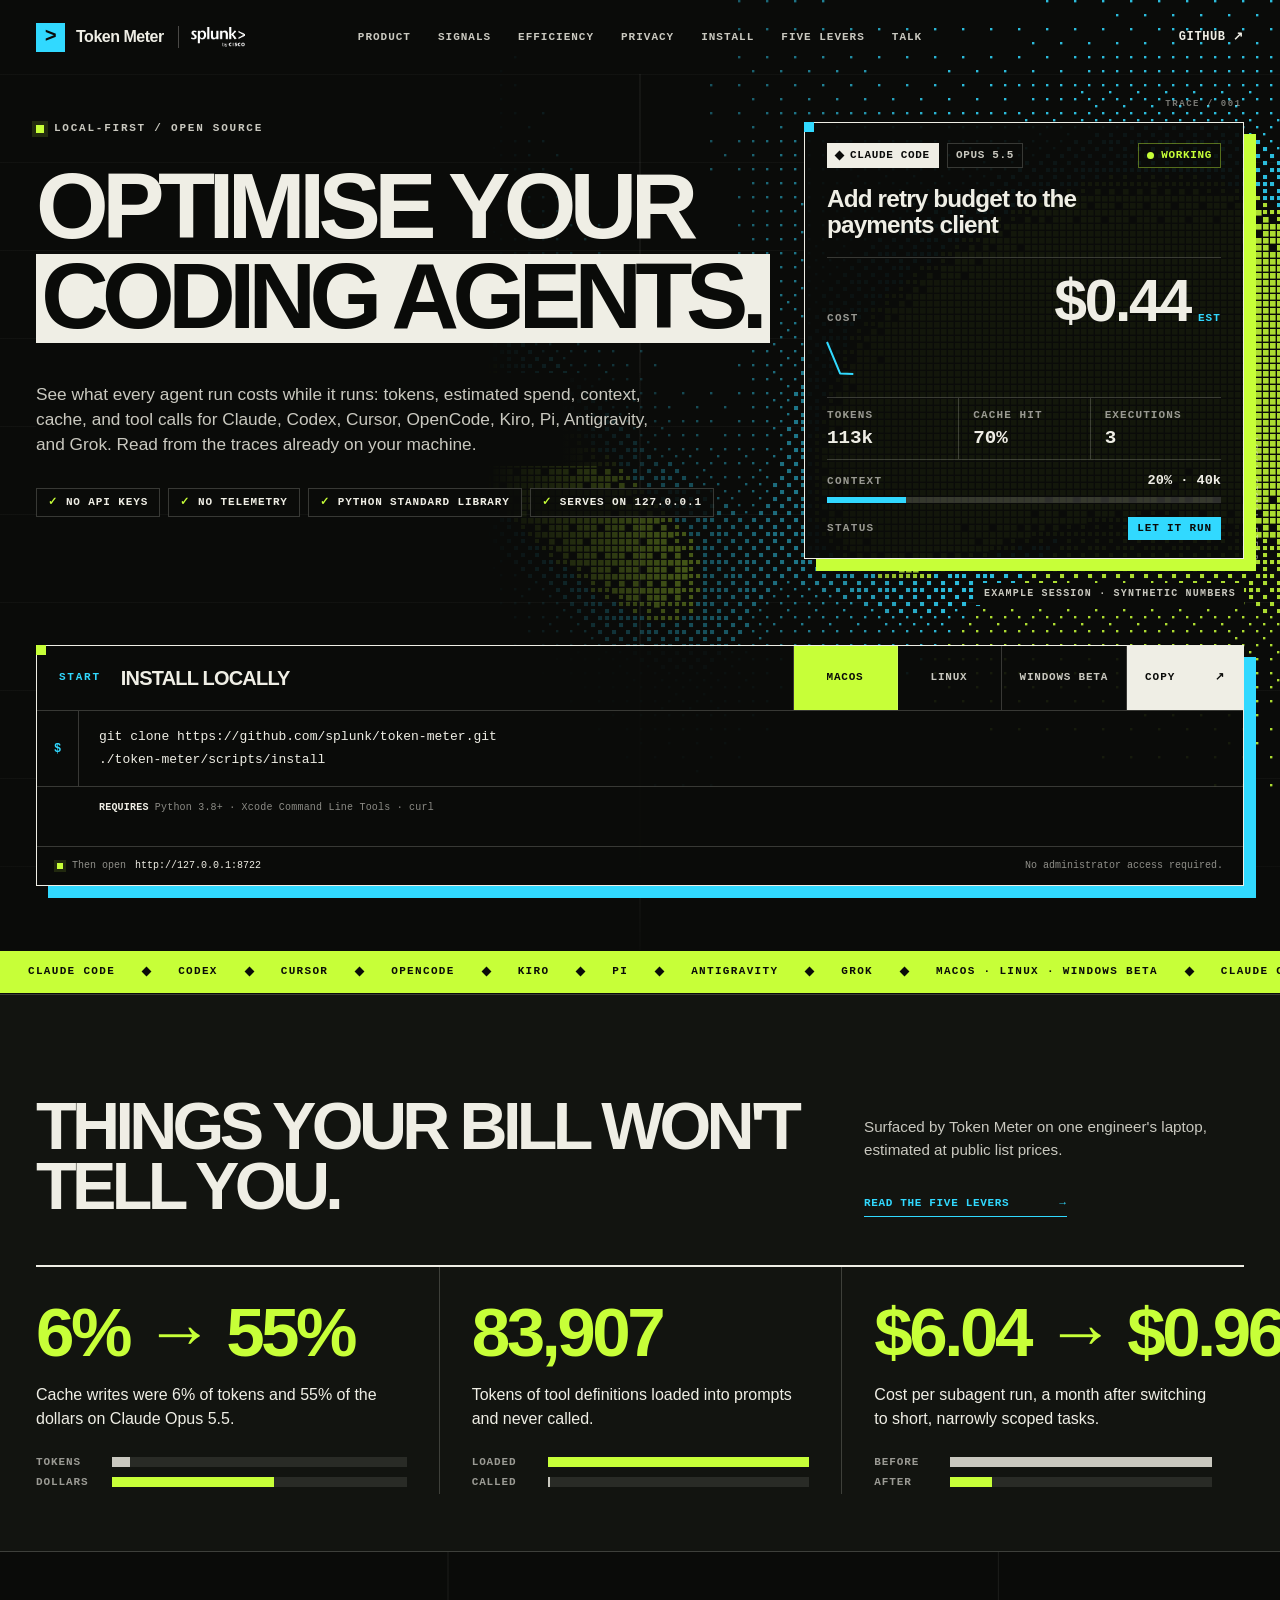
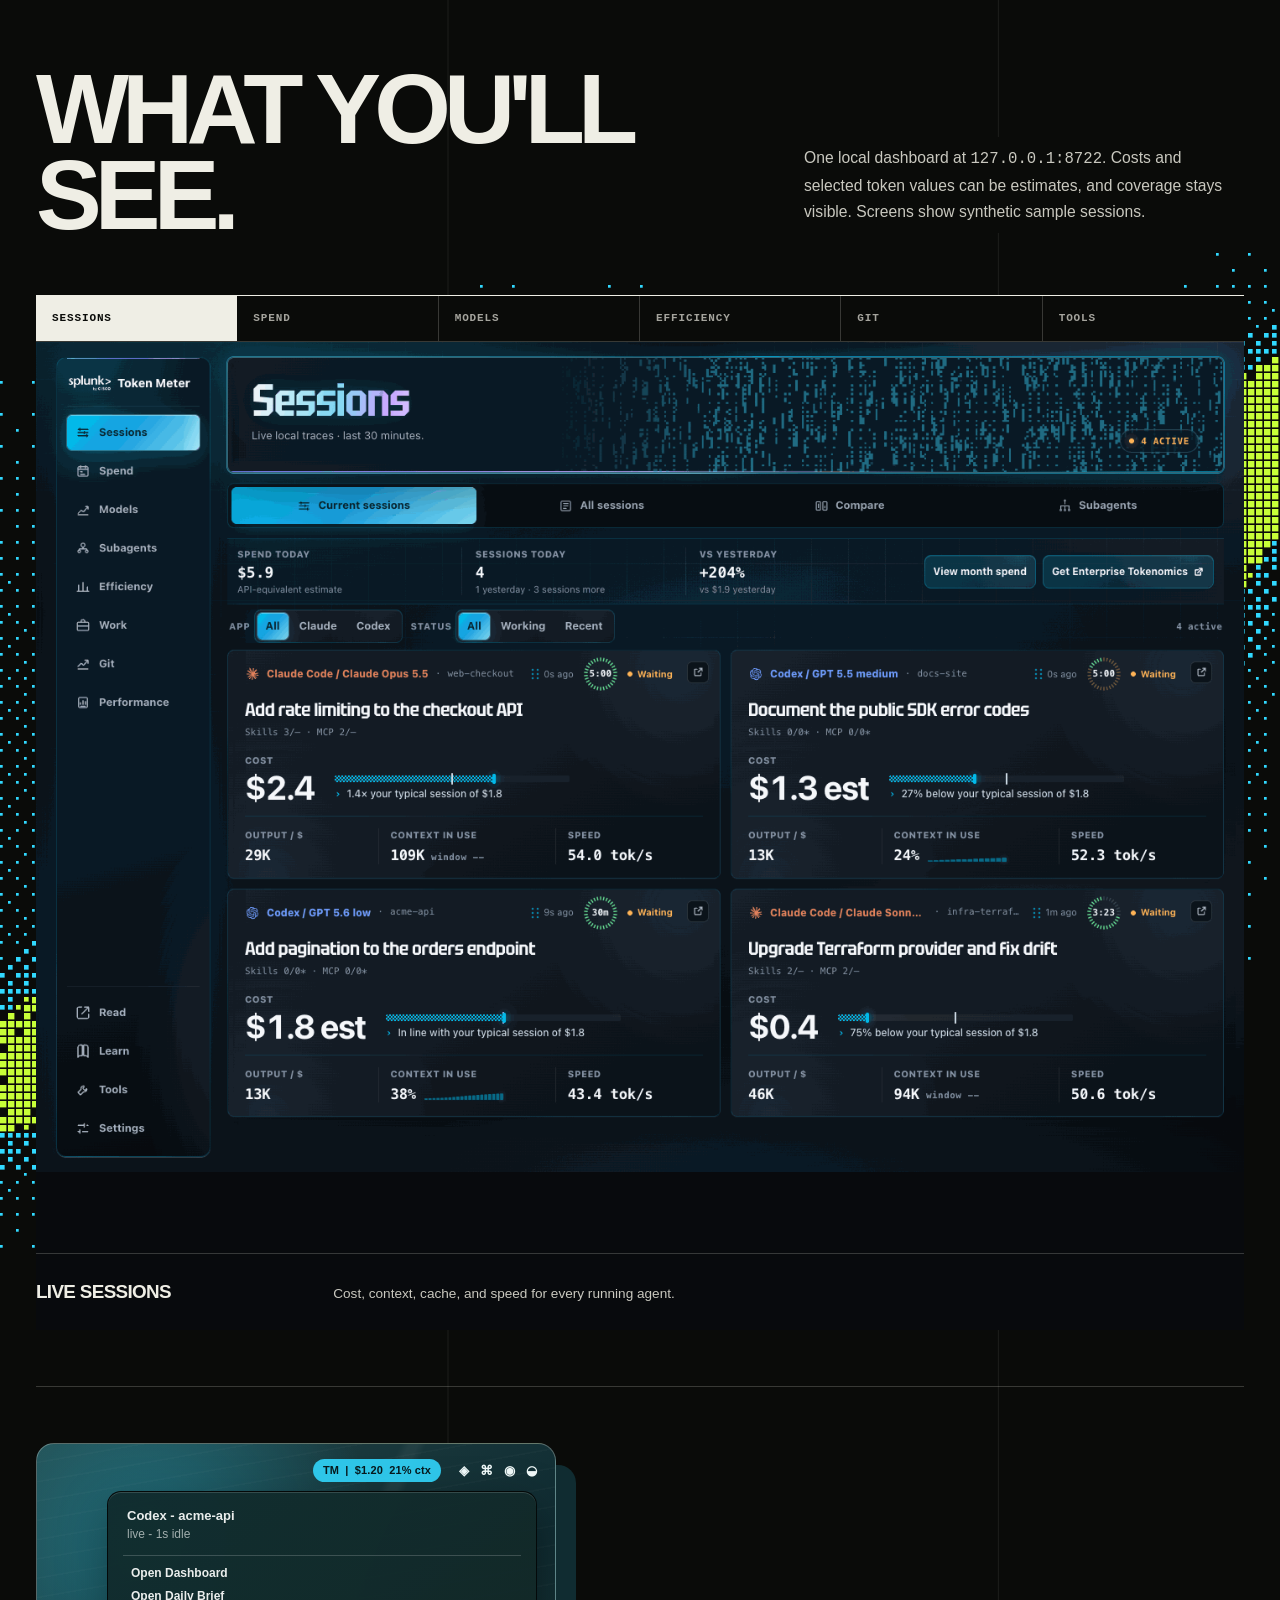
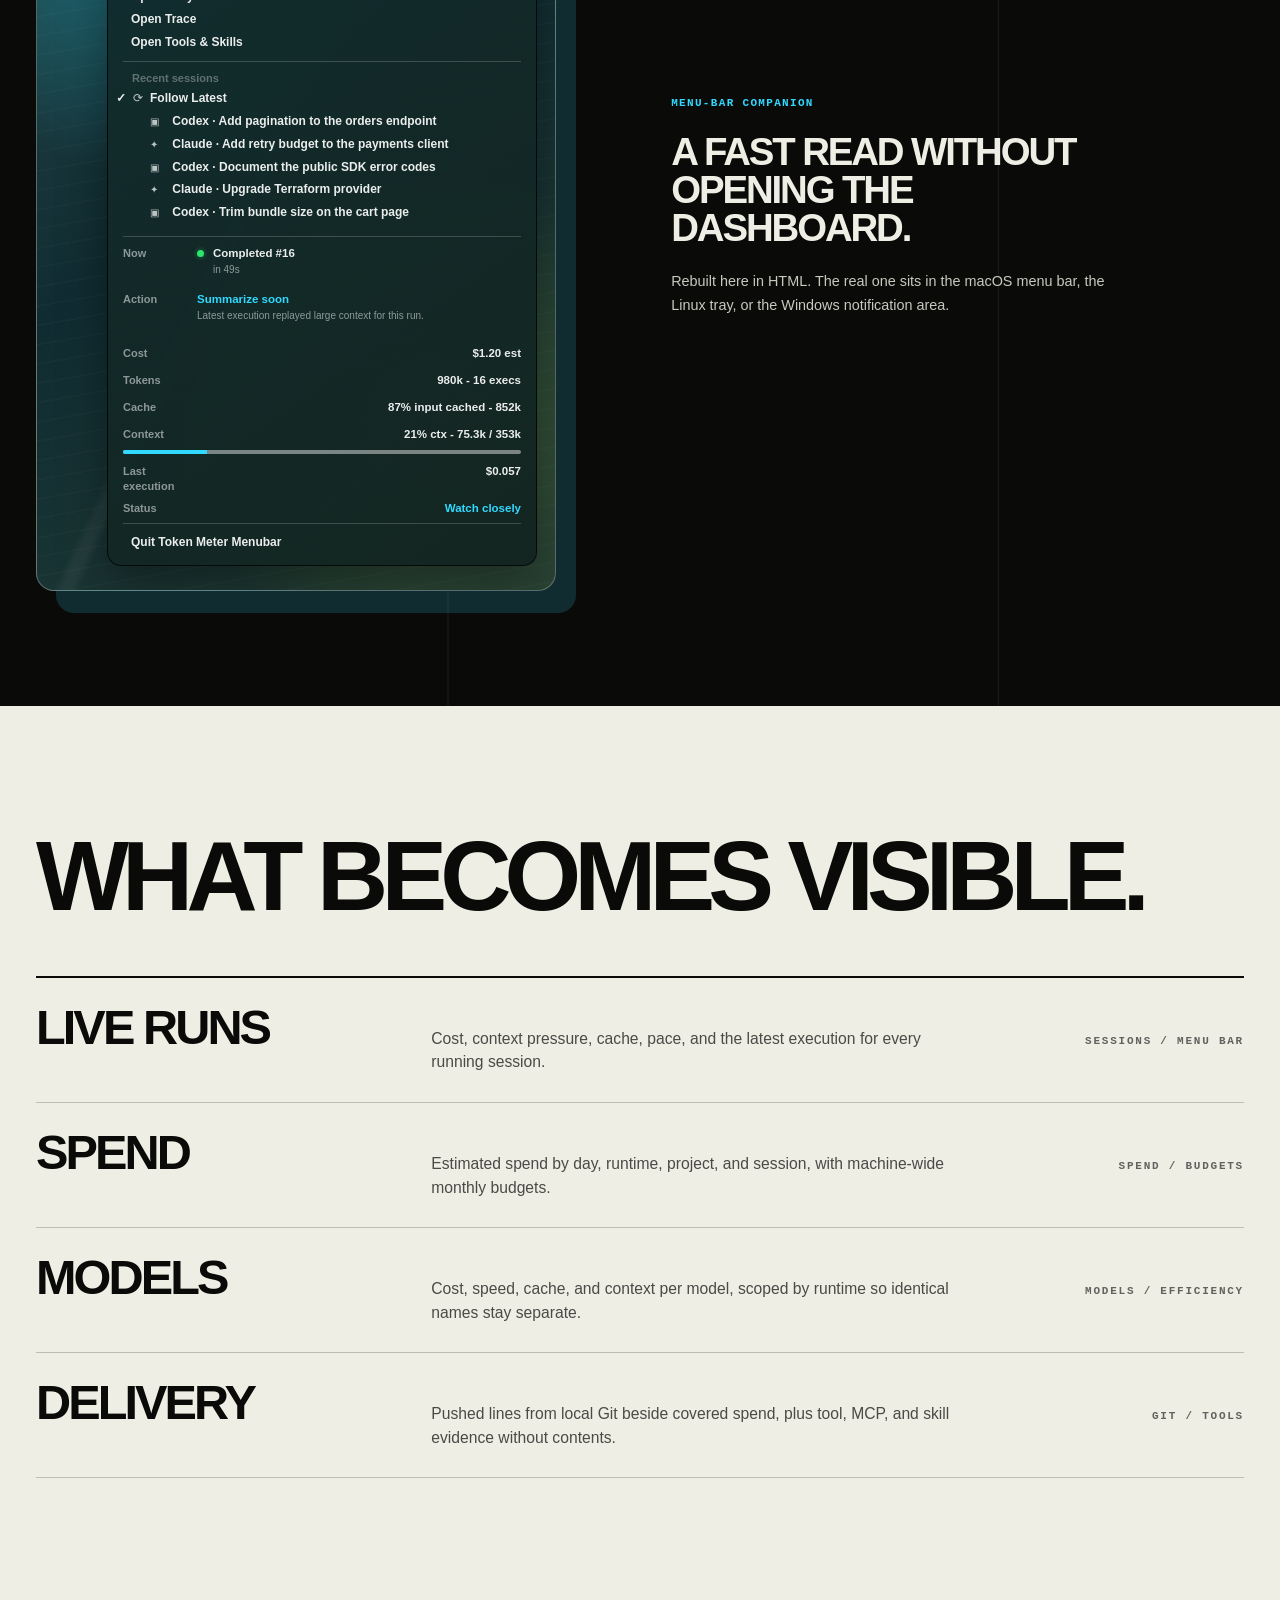
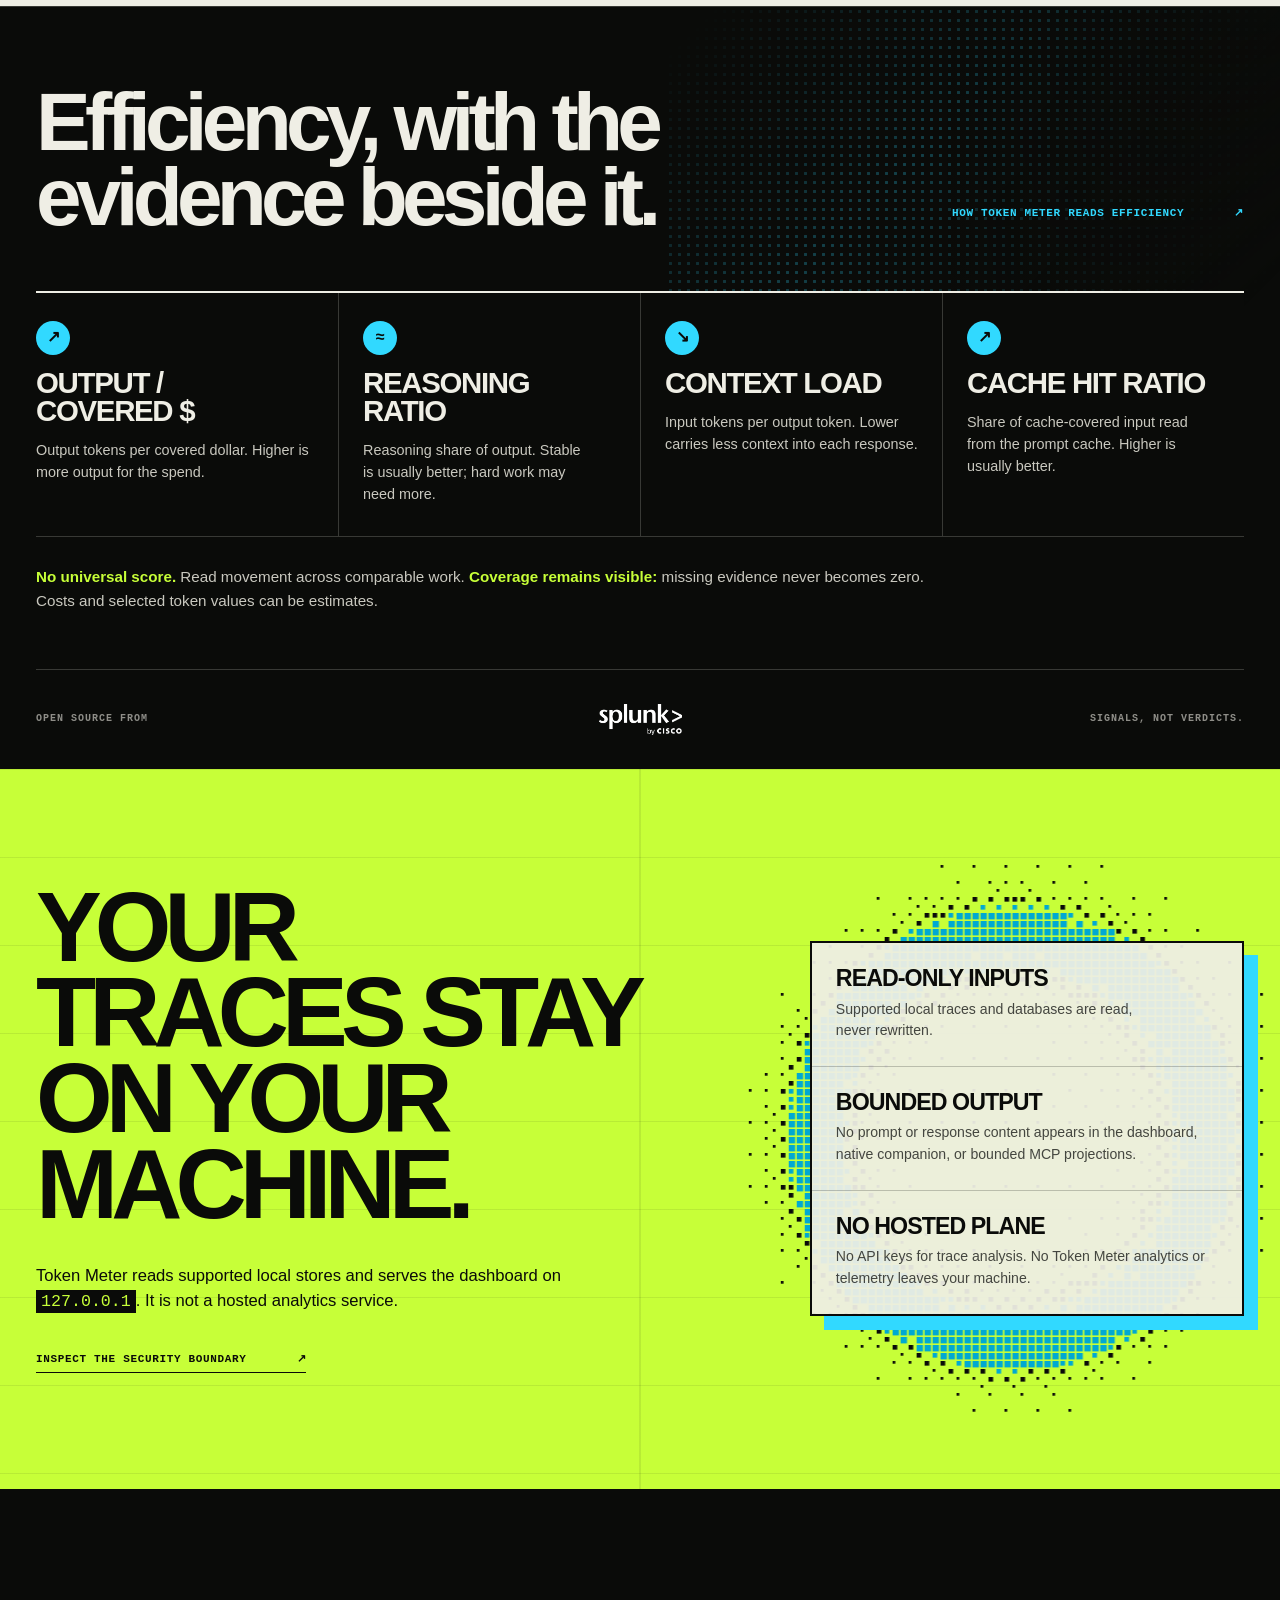
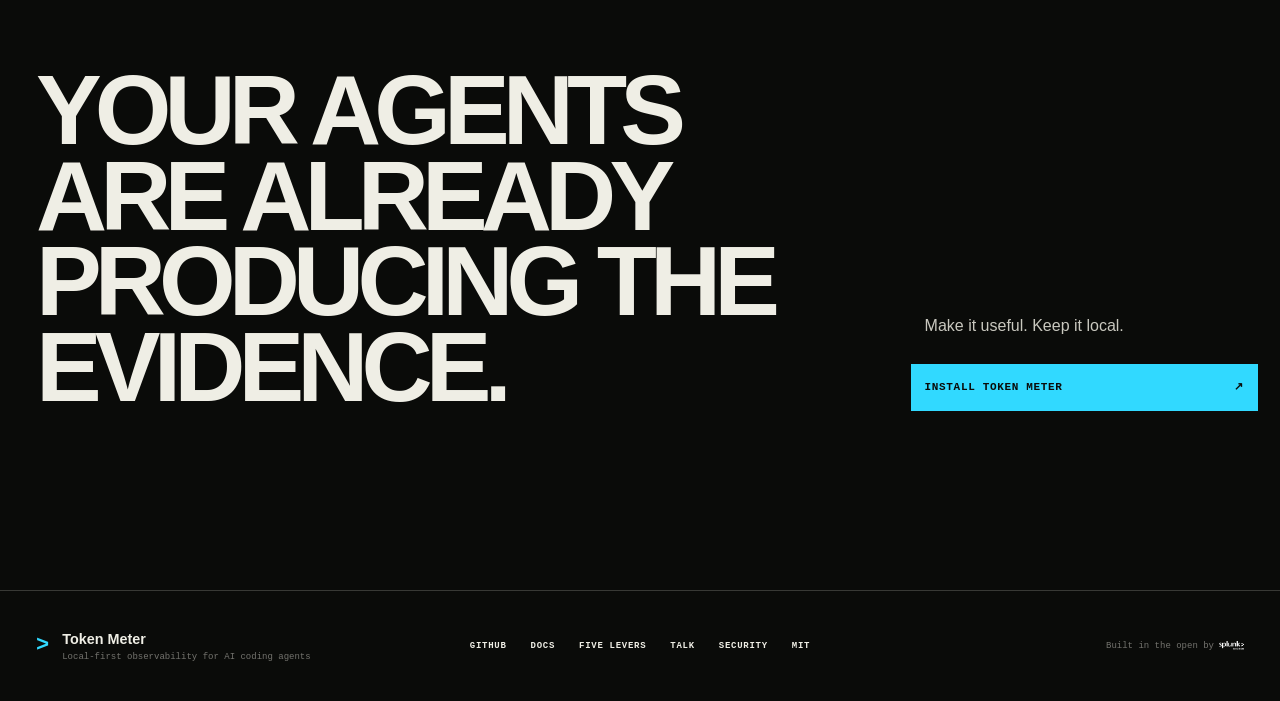
<file: docs/index.html>
<!doctype html>
<html lang="en">
<head>
  <meta charset="utf-8">
  <meta name="viewport" content="width=device-width, initial-scale=1">
  <meta name="theme-color" content="#0a0b09">
  <meta name="color-scheme" content="dark light">
  <meta name="description" content="Open-source, local-first dashboard for AI coding agent token usage, estimated cost, context, time, tools, and execution across Claude, Codex, Cursor, and more.">
  <meta property="og:title" content="Token Meter — AI coding agent usage and cost, locally">
  <meta property="og:description" content="Track token usage, estimated cost, context, time, tools, and execution across Claude, Codex, Cursor, OpenCode, Kiro, Pi, Antigravity, and Grok.">
  <meta property="og:type" content="website">
  <meta property="og:url" content="https://splunk.github.io/token-meter/">
  <meta property="og:image" content="https://splunk.github.io/token-meter/images/dashboard.png">
  <meta name="twitter:card" content="summary_large_image">
  <meta name="twitter:title" content="Token Meter — AI coding agent usage and cost, locally">
  <meta name="twitter:description" content="Open-source, local-first usage and cost dashboard for Claude, Codex, Cursor, OpenCode, Kiro, Pi, Antigravity, and Grok.">
  <meta name="twitter:image" content="https://splunk.github.io/token-meter/images/dashboard.png">
  <title>Token Meter — Local AI coding agent usage and cost dashboard</title>
  <link rel="canonical" href="https://splunk.github.io/token-meter/">
  <link rel="describedby" href="llms.txt">
  <link rel="icon" type="image/svg+xml" href="favicon.svg">
  <link rel="stylesheet" href="styles.css">
</head>
<body>
  <a class="skip-link" href="#main-content">Skip to content</a>

  <header class="site-header" id="top">
    <div class="shell header-inner">
      <a class="brand" href="#top" aria-label="Token Meter home">
        <span class="brand-mark" aria-hidden="true">&gt;</span>
        <span class="brand-name">Token Meter</span>
        <span class="brand-partner"><span class="brand-divider" aria-hidden="true"></span><img class="splunk-logo" src="images/logo-splunk-by-cisco-rgb-w.png" alt="Splunk by Cisco" width="55" height="20"></span>
      </a>
      <nav class="site-nav" aria-label="Primary navigation">
        <a href="#product">Product</a>
        <a href="#capabilities">Signals</a>
        <a href="#efficiency">Efficiency</a>
        <a href="#privacy">Privacy</a>
        <a href="#install">Install</a>
        <a href="token-optimization.html">Five levers</a>
        <a href="talk/">Talk</a>
      </nav>
      <a class="repo-link" href="https://github.com/splunk/token-meter" target="_blank" rel="noopener noreferrer">
        GitHub <span aria-hidden="true">↗</span>
      </a>
    </div>
  </header>

  <main id="main-content">
    <section class="hero" aria-labelledby="hero-title">
      <canvas class="dither-canvas" data-dither="plume" aria-hidden="true"></canvas>
      <div class="hero-coordinate hero-coordinate-top" aria-hidden="true">TRACE / 001</div>
      <div class="hero-coordinate hero-coordinate-side" aria-hidden="true">LOCAL SIGNAL FIELD</div>

      <div class="shell hero-stage">
        <div class="hero-copy" data-reveal>
          <p class="eyebrow"><span></span> Local-first / Open source</p>
          <h1 id="hero-title"><span class="hero-title-line">Optimise your</span> <span class="hero-title-line hero-title-emphasis">coding agents.</span></h1>
          <p class="hero-lede">See what every agent run costs while it runs: tokens, estimated spend, context, cache, and tool calls for Claude, Codex, Cursor, OpenCode, Kiro, Pi, Antigravity, and Grok. Read from the traces already on your machine.</p>
          <ul class="hero-trust" aria-label="Install facts">
            <li>No API keys</li><li>No telemetry</li><li>Python standard library</li><li>Serves on 127.0.0.1</li>
          </ul>
        </div>

        <aside class="live-card" role="img" aria-label="Animated example of a Token Meter live session card with synthetic numbers: estimated cost, tokens, cache hits, context use, and a status hint" data-live-demo data-level="high" data-reveal>
          <div class="live-card-inner" aria-hidden="true">
            <header class="live-head">
              <span class="live-runtime"><i></i>Claude Code</span>
              <span class="live-model">Opus 5.5</span>
              <span class="live-state"><i></i>Working</span>
            </header>
            <p class="live-title">Add retry budget to the payments client</p>
            <div class="live-cost">
              <span class="live-label">Cost</span>
              <strong><span data-live="cost">$2.41</span><small>est</small></strong>
            </div>
            <svg class="live-spark" viewBox="0 0 280 44" preserveAspectRatio="none" focusable="false">
              <polyline data-live="spark" points="0.0,3.0 9.3,34.4 18.7,35.0 28.0,34.5 37.3,35.8 46.7,33.8 56.0,32.8 65.3,33.1 74.7,33.9 84.0,34.8 93.3,32.7 102.7,32.8 112.0,17.7 121.3,33.5 130.7,34.7 140.0,32.1 149.3,32.5 158.7,34.4 168.0,36.0 177.3,34.7 186.7,35.7 196.0,33.8 205.3,31.9 214.7,20.4 224.0,34.9 233.3,33.7 242.7,32.1 252.0,34.6 261.3,35.2 270.7,35.0 280.0,34.3" vector-effect="non-scaling-stroke"></polyline>
            </svg>
            <dl class="live-stats">
              <div><dt>Tokens</dt><dd data-live="tokens">2.79M</dd></div>
              <div><dt>Cache hit</dt><dd data-live="cache">97%</dd></div>
              <div><dt>Executions</dt><dd data-live="execs">31</dd></div>
            </dl>
            <div class="live-context">
              <div class="live-context-row"><span class="live-label">Context</span><span data-live="ctx">71% · 142k</span></div>
              <div class="live-meter"><span data-live="meter"></span></div>
            </div>
            <p class="live-status"><span class="live-label">Status</span><strong data-live="status">Summarize soon</strong></p>
          </div>
          <p class="live-caption">Example session · synthetic numbers</p>
        </aside>

        <div class="install-card hero-install-card" id="install" aria-label="Install Token Meter" data-reveal>
          <div class="install-card-head">
            <div class="install-heading">
              <span class="install-step">Start</span>
              <strong>Install locally</strong>
            </div>
            <div class="install-tabs" role="tablist" aria-label="Installation platform" data-tab-group="install">
              <button type="button" role="tab" id="tab-macos" aria-selected="true" aria-controls="panel-macos" data-tab-target="panel-macos">macOS</button>
              <button type="button" role="tab" id="tab-linux" aria-selected="false" aria-controls="panel-linux" data-tab-target="panel-linux" tabindex="-1">Linux</button>
              <button type="button" role="tab" id="tab-windows" aria-selected="false" aria-controls="panel-windows" data-tab-target="panel-windows" tabindex="-1">Windows beta</button>
            </div>
            <button class="copy-button" id="copy-install" type="button" aria-label="Copy install command">
              <span>Copy</span><span aria-hidden="true">↗</span>
            </button>
          </div>

          <div class="command-panel" id="panel-macos" role="tabpanel" aria-labelledby="tab-macos">
            <div class="command-line"><span class="prompt">$</span><pre><code>git clone https://github.com/splunk/token-meter.git
./token-meter/scripts/install</code></pre></div>
            <p class="install-prereqs"><strong>Requires</strong> Python 3.8+ · Xcode Command Line Tools · curl</p>
          </div>
          <div class="command-panel" id="panel-linux" role="tabpanel" aria-labelledby="tab-linux" hidden>
            <div class="command-line"><span class="prompt">$</span><pre><code>git clone https://github.com/splunk/token-meter.git
./token-meter/scripts/install</code></pre></div>
            <p class="install-prereqs"><strong>Requires</strong> Python 3.8+ · systemd user services · GTK 3 · PyGObject · Ayatana AppIndicator · curl</p>
            <p class="install-platform-note">GNOME may also need an AppIndicator/KStatusNotifierItem extension.</p>
          </div>
          <div class="command-panel" id="panel-windows" role="tabpanel" aria-labelledby="tab-windows" hidden>
            <div class="command-line"><span class="prompt">PS&gt;</span><pre><code>powershell.exe -NoLogo -NoProfile -ExecutionPolicy Bypass -Command '$p=Join-Path $env:TEMP "token-meter-bootstrap.ps1"; try { Invoke-WebRequest -UseBasicParsing "https://raw.githubusercontent.com/splunk/token-meter/main/scripts/bootstrap-windows.ps1" -OutFile $p; &amp; $p } finally { Remove-Item -LiteralPath $p -Force -ErrorAction SilentlyContinue }'</code></pre></div>
            <p class="install-prereqs"><strong>Requires</strong> Windows PowerShell · WinGet <span>(Microsoft App Installer)</span></p>
            <p class="beta-note"><span>Beta</span> The Windows extension is in beta.</p>
          </div>

          <div class="install-foot">
            <span class="install-result"><i></i> Then open <code>http://127.0.0.1:8722</code></span>
            <span class="install-trust">No administrator access required.</span>
          </div>
          <div class="copy-status" aria-live="polite" id="copy-status"></div>
        </div>
      </div>

      <div class="ticker" aria-label="Supported runtimes: Claude Code, Codex, Cursor, OpenCode, Kiro, Pi, Antigravity, and Grok on macOS, Linux, and Windows beta">
        <div class="ticker-track" aria-hidden="true">
          <span>Claude Code</span><i></i><span>Codex</span><i></i><span>Cursor</span><i></i><span>OpenCode</span><i></i><span>Kiro</span><i></i><span>Pi</span><i></i><span>Antigravity</span><i></i><span>Grok</span><i></i><span>macOS · Linux · Windows beta</span><i></i>
          <span>Claude Code</span><i></i><span>Codex</span><i></i><span>Cursor</span><i></i><span>OpenCode</span><i></i><span>Kiro</span><i></i><span>Pi</span><i></i><span>Antigravity</span><i></i><span>Grok</span><i></i><span>macOS · Linux · Windows beta</span><i></i>
        </div>
      </div>
    </section>

    <section class="findings-section" id="findings" aria-labelledby="findings-title">
      <div class="shell findings-layout">
        <header class="findings-heading" data-reveal>
          <h2 id="findings-title">Things your bill won't tell you.</h2>
          <p>Surfaced by Token Meter on one engineer's laptop, estimated at public list prices.</p>
          <a class="text-link findings-link" href="token-optimization.html">Read the five levers <span aria-hidden="true">→</span></a>
        </header>
        <ol class="findings-list" data-reveal data-count-group>
          <li class="finding">
            <strong><span class="sr-only">6% → 55%</span><span aria-hidden="true"><span data-count-to="6" data-suffix="%">6%</span> → <span data-count-to="55" data-suffix="%">55%</span></span></strong>
            <p>Cache writes were 6% of tokens and 55% of the dollars on Claude Opus 5.5.</p>
            <div class="finding-bars" aria-hidden="true">
              <div><span>Tokens</span><i style="--bar: 6%"></i></div>
              <div><span>Dollars</span><i class="is-hot" style="--bar: 55%"></i></div>
            </div>
          </li>
          <li class="finding">
            <strong><span class="sr-only">83,907</span><span aria-hidden="true" data-count-to="83907">83,907</span></strong>
            <p>Tokens of tool definitions loaded into prompts and never called.</p>
            <div class="finding-bars" aria-hidden="true">
              <div><span>Loaded</span><i class="is-hot" style="--bar: 100%"></i></div>
              <div><span>Called</span><i style="--bar: 0%"></i></div>
            </div>
          </li>
          <li class="finding">
            <strong><span class="sr-only">$6.04 → $0.96</span><span aria-hidden="true"><span data-count-to="6.04" data-decimals="2" data-prefix="$">$6.04</span> → <span data-count-from="6.04" data-count-to="0.96" data-decimals="2" data-prefix="$">$0.96</span></span></strong>
            <p>Cost per subagent run, a month after switching to short, narrowly scoped tasks.</p>
            <div class="finding-bars" aria-hidden="true">
              <div><span>Before</span><i style="--bar: 100%"></i></div>
              <div><span>After</span><i class="is-hot" style="--bar: 16%"></i></div>
            </div>
          </li>
        </ol>
      </div>
    </section>

    <section class="proof-section" id="product" aria-labelledby="product-title">
      <canvas class="dither-canvas" data-dither="scan" aria-hidden="true"></canvas>
      <div class="shell proof-grid">
        <header class="proof-heading" data-reveal>
          <h2 id="product-title">What you'll see.</h2>
          <p class="proof-summary">One local dashboard at <code>127.0.0.1:8722</code>. Costs and selected token values can be estimates, and coverage stays visible. Screens show synthetic sample sessions.</p>
        </header>

        <div class="proof-viewer" data-reveal>
          <div class="proof-tabs" role="tablist" aria-label="Product screenshots" data-tab-group="product">
            <button type="button" role="tab" aria-selected="true" aria-controls="panel-sessions" id="tab-sessions" data-tab-target="panel-sessions">Sessions</button>
            <button type="button" role="tab" aria-selected="false" aria-controls="panel-spend" id="tab-spend" data-tab-target="panel-spend" tabindex="-1">Spend</button>
            <button type="button" role="tab" aria-selected="false" aria-controls="panel-models" id="tab-models" data-tab-target="panel-models" tabindex="-1">Models</button>
            <button type="button" role="tab" aria-selected="false" aria-controls="panel-efficiency" id="tab-efficiency" data-tab-target="panel-efficiency" tabindex="-1">Efficiency</button>
            <button type="button" role="tab" aria-selected="false" aria-controls="panel-git" id="tab-git" data-tab-target="panel-git" tabindex="-1">Git</button>
            <button type="button" role="tab" aria-selected="false" aria-controls="panel-tools" id="tab-tools" data-tab-target="panel-tools" tabindex="-1">Tools</button>
          </div>
          <figure class="proof-shot" id="panel-sessions" role="tabpanel" aria-labelledby="tab-sessions">
            <img src="images/dashboard.png" alt="Token Meter Sessions view with four live session cards showing estimated cost, output per dollar, context in use, and speed" width="1440" height="990" loading="lazy">
            <figcaption><strong>Live sessions</strong><span>Cost, context, cache, and speed for every running agent.</span></figcaption>
          </figure>
          <figure class="proof-shot" id="panel-spend" role="tabpanel" aria-labelledby="tab-spend" hidden>
            <img src="images/spend.png" alt="Token Meter Spend view with a spend goal, a daily spend trend by runtime, the highest-cost sessions, and the platform split" width="1440" height="1000" loading="lazy">
            <figcaption><strong>Spend history</strong><span>Spend goals, daily estimated spend by runtime, the costliest sessions, and the platform split.</span></figcaption>
          </figure>
          <figure class="proof-shot" id="panel-models" role="tabpanel" aria-labelledby="tab-models" hidden>
            <img src="images/models.png" alt="Token Meter Models view showing where spend goes by model, the daily model mix, and speed over time" width="1440" height="1086" loading="lazy">
            <figcaption><strong>Models</strong><span>Where spend goes by model, scoped by runtime.</span></figcaption>
          </figure>
          <figure class="proof-shot" id="panel-efficiency" role="tabpanel" aria-labelledby="tab-efficiency" hidden>
            <img src="images/efficiency.png" alt="Token Meter Efficiency view with output per dollar, reasoning ratio, context load, and cache hit ratio trends, plus efficiency goals" width="1440" height="775" loading="lazy">
            <figcaption><strong>Efficiency</strong><span>Four signals over time, with coverage beside each.</span></figcaption>
          </figure>
          <figure class="proof-shot" id="panel-git" role="tabpanel" aria-labelledby="tab-git" hidden>
            <img src="images/git.png" alt="Token Meter Git view comparing pushed lines with covered spend, with code pushed by day" width="1440" height="990" loading="lazy">
            <figcaption><strong>Git delivery</strong><span>Pushed lines from local Git next to the spend that produced them.</span></figcaption>
          </figure>
          <figure class="proof-shot" id="panel-tools" role="tabpanel" aria-labelledby="tab-tools" hidden>
            <img src="images/tool-analytics.png" alt="Token Meter Tools view listing tools, MCP servers, and skills with call and activation evidence" width="1440" height="990" loading="lazy">
            <figcaption><strong>Tools, MCP, skills</strong><span>Every tool, MCP server, and skill with call and activation evidence, without contents.</span></figcaption>
          </figure>
        </div>

        <figure class="native-proof" id="native-companion" data-reveal>
          <div class="native-menu-demo" role="img" aria-label="Web recreation of the Token Meter macOS menu-bar companion showing current session cost, tokens, cache, context, and execution status">
            <div class="native-desktop" aria-hidden="true">
              <div class="native-statusbar">
                <span class="native-meter-title">TM&nbsp; | &nbsp;$1.20&nbsp; 21% ctx</span>
                <span class="native-status-icons"><i>◈</i><i>⌘</i><i>◉</i><i>◒</i></span>
              </div>

              <div class="native-popover">
                <header class="native-popover-head">
                  <strong>Codex - acme-api</strong>
                  <span>live - 1s idle</span>
                </header>

                <div class="native-menu-actions">
                  <span>Open Dashboard</span>
                  <span>Open Daily Brief</span>
                  <span>Open Trace</span>
                  <span>Open Tools &amp; Skills</span>
                </div>

                <div class="native-divider"><span>Recent sessions</span></div>
                <div class="native-follow"><span class="native-check">✓</span><span class="native-refresh">⟳</span><strong>Follow Latest</strong></div>
                <div class="native-sessions">
                  <span><i>▣</i> Codex · Add pagination to the orders endpoint</span>
                  <span><i>✦</i> Claude · Add retry budget to the payments client</span>
                  <span><i>▣</i> Codex · Document the public SDK error codes</span>
                  <span><i>✦</i> Claude · Upgrade Terraform provider</span>
                  <span><i>▣</i> Codex · Trim bundle size on the cart page</span>
                </div>

                <div class="native-divider compact"></div>
                <dl class="native-readout">
                  <div class="native-now">
                    <dt>Now</dt>
                    <dd><span class="native-live-dot"></span><strong>Completed #16</strong><small>in 49s</small></dd>
                  </div>
                  <div class="native-action-row">
                    <dt>Action</dt>
                    <dd><strong>Summarize soon</strong><small>Latest execution replayed large context for this run.</small></dd>
                  </div>
                  <div><dt>Cost</dt><dd><strong>$1.20 est</strong></dd></div>
                  <div><dt>Tokens</dt><dd><strong>980k - 16 execs</strong></dd></div>
                  <div><dt>Cache</dt><dd><strong>87% input cached - 852k</strong></dd></div>
                  <div class="native-context-row"><dt>Context</dt><dd><strong>21% ctx - 75.3k / 353k</strong></dd></div>
                  <div class="native-context-meter"><span></span></div>
                  <div><dt>Last execution</dt><dd><strong>$0.057</strong></dd></div>
                  <div class="native-status-row"><dt>Status</dt><dd><strong>Watch closely</strong></dd></div>
                </dl>
                <div class="native-quit">Quit Token Meter Menubar</div>
              </div>
            </div>
          </div>
          <figcaption>
            <span>Menu-bar companion</span>
            <strong>A fast read without opening the dashboard.</strong>
            <p>Rebuilt here in HTML. The real one sits in the macOS menu bar, the Linux tray, or the Windows notification area.</p>
          </figcaption>
        </figure>
      </div>
    </section>

    <section class="signals-section" id="capabilities" aria-labelledby="capabilities-title">
      <div class="shell">
        <header class="signals-heading" data-reveal>
          <h2 id="capabilities-title">What becomes visible.</h2>
        </header>

        <div class="signal-ledger">
          <article data-reveal>
            <h3>Live runs</h3>
            <p>Cost, context pressure, cache, pace, and the latest execution for every running session.</p>
            <span class="ledger-code">SESSIONS / MENU BAR</span>
          </article>
          <article data-reveal>
            <h3>Spend</h3>
            <p>Estimated spend by day, runtime, project, and session, with machine-wide monthly budgets.</p>
            <span class="ledger-code">SPEND / BUDGETS</span>
          </article>
          <article data-reveal>
            <h3>Models</h3>
            <p>Cost, speed, cache, and context per model, scoped by runtime so identical names stay separate.</p>
            <span class="ledger-code">MODELS / EFFICIENCY</span>
          </article>
          <article data-reveal>
            <h3>Delivery</h3>
            <p>Pushed lines from local Git beside covered spend, plus tool, MCP, and skill evidence without contents.</p>
            <span class="ledger-code">GIT / TOOLS</span>
          </article>
        </div>
      </div>
    </section>

    <section class="efficiency-section" id="efficiency" aria-labelledby="efficiency-title">
      <div class="efficiency-grid" aria-hidden="true"></div>
      <div class="shell">
        <header class="efficiency-heading" data-reveal>
          <h2 id="efficiency-title">Efficiency, with the evidence beside it.</h2>
          <a class="text-link efficiency-link" href="https://github.com/splunk/token-meter/blob/main/README.md#check-efficiency" target="_blank" rel="noopener noreferrer">How Token Meter reads efficiency <span aria-hidden="true">↗</span></a>
        </header>

        <ul class="efficiency-row" data-reveal>
          <li><i aria-hidden="true">↗</i><h3>Output / covered $</h3><p>Output tokens per covered dollar. Higher is more output for the spend.</p></li>
          <li><i aria-hidden="true">≈</i><h3>Reasoning ratio</h3><p>Reasoning share of output. Stable is usually better; hard work may need more.</p></li>
          <li><i aria-hidden="true">↘</i><h3>Context load</h3><p>Input tokens per output token. Lower carries less context into each response.</p></li>
          <li><i aria-hidden="true">↗</i><h3>Cache hit ratio</h3><p>Share of cache-covered input read from the prompt cache. Higher is usually better.</p></li>
        </ul>

        <p class="efficiency-note" data-reveal><strong>No universal score.</strong> Read movement across comparable work. <strong>Coverage remains visible:</strong> missing evidence never becomes zero. Costs and selected token values can be estimates.</p>

        <div class="efficiency-signature" data-reveal>
          <span>Open source from</span>
          <img class="splunk-logo" src="images/logo-splunk-by-cisco-rgb-w.png" alt="Splunk by Cisco" width="82" height="30">
          <span>Signals, not verdicts.</span>
        </div>
      </div>
    </section>

    <section class="privacy-section" id="privacy" aria-labelledby="privacy-title">
      <canvas class="dither-canvas" data-dither="orbit" aria-hidden="true"></canvas>
      <div class="shell privacy-layout">
        <div class="privacy-copy" data-reveal>
          <h2 id="privacy-title">Your traces stay on your machine.</h2>
          <p>Token Meter reads supported local stores and serves the dashboard on <code>127.0.0.1</code>. It is not a hosted analytics service.</p>
          <a class="text-link" href="https://github.com/splunk/token-meter/blob/main/specs/SECURITY.md" target="_blank" rel="noopener noreferrer">Inspect the security boundary <span aria-hidden="true">↗</span></a>
        </div>

        <div class="boundary-list" data-reveal>
          <div><strong>Read-only inputs</strong><p>Supported local traces and databases are read, never rewritten.</p></div>
          <div><strong>Bounded output</strong><p>No prompt or response content appears in the dashboard, native companion, or bounded MCP projections.</p></div>
          <div><strong>No hosted plane</strong><p>No API keys for trace analysis. No Token Meter analytics or telemetry leaves your machine.</p></div>
        </div>
      </div>
    </section>

    <section class="closing-section" aria-labelledby="closing-title">
      <div class="shell closing-layout" data-reveal>
        <h2 id="closing-title">Your agents are already producing the evidence.</h2>
        <div>
          <p>Make it useful. Keep it local.</p>
          <a class="closing-link" href="#install">Install Token Meter <span aria-hidden="true">↗</span></a>
        </div>
      </div>
    </section>
  </main>

  <footer class="site-footer">
    <div class="shell footer-inner">
      <div class="footer-brand"><span aria-hidden="true">&gt;</span><div><strong>Token Meter</strong><small>Local-first observability for AI coding agents</small></div></div>
      <div class="footer-links">
        <a href="https://github.com/splunk/token-meter" target="_blank" rel="noopener noreferrer">GitHub</a>
        <a href="https://github.com/splunk/token-meter/blob/main/README.md" target="_blank" rel="noopener noreferrer">Docs</a>
        <a href="token-optimization.html">Five levers</a>
        <a href="talk/">Talk</a>
        <a href="https://github.com/splunk/token-meter/blob/main/specs/SECURITY.md" target="_blank" rel="noopener noreferrer">Security</a>
        <a href="https://github.com/splunk/token-meter/blob/main/LICENSE" target="_blank" rel="noopener noreferrer">MIT</a>
      </div>
      <p class="footer-note"><span>Built in the open by</span> <img class="splunk-logo" src="images/logo-splunk-by-cisco-rgb-w.png" alt="Splunk by Cisco" width="25" height="9"></p>
    </div>
  </footer>

  <script src="tab-controller.js"></script>
  <script src="script.js"></script>
</body>
</html>
</file>
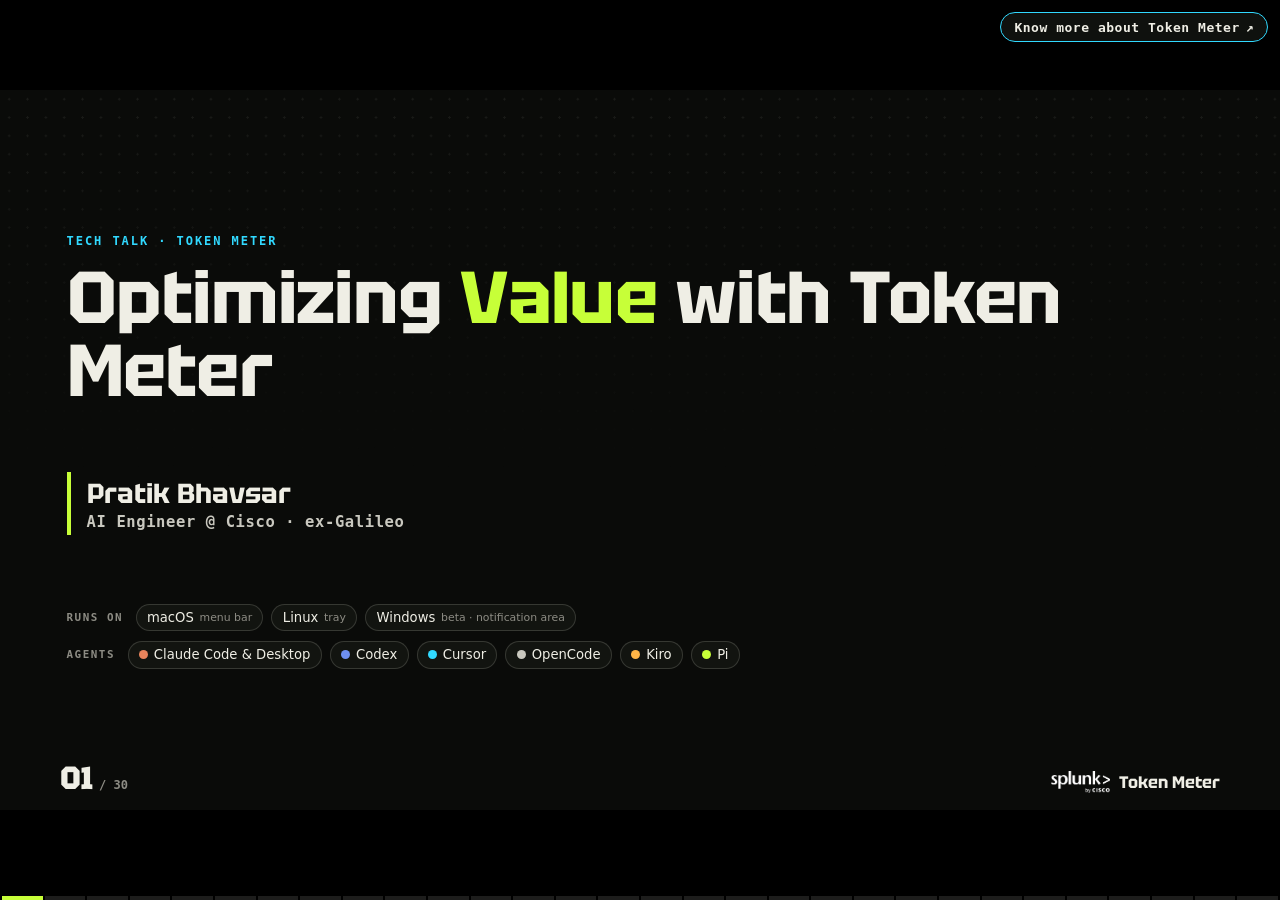
<file: docs/talk/index.html>
<!doctype html>
<html lang="en">
<head>
<meta charset="utf-8">
<meta name="viewport" content="width=device-width, initial-scale=1">
<title>Optimizing Value with Token Meter</title>
<link rel="icon" href="../favicon.svg">
<style>
@font-face{font-family:"Tektur Deck";src:url("fonts/Tektur-Variable.ttf") format("truetype");font-weight:400 900;font-stretch:75% 100%;font-display:swap}
:root{
  --carbon:#0a0b09;--panel:#121410;--raise:#1a1d17;
  --bone:#efeee5;--bone-dim:#c9c8bf;--mute:#8d8c84;
  --cyan:#31d9ff;--cyan-deep:#00a9d2;--acid:#c7ff38;--amber:#ffb547;--red:#ff6b5b;
  --claude:#e8845c;--codex:#6e8ff0;
  --line:rgba(239,238,229,.16);
  --display:"Tektur Deck","Arial Narrow",sans-serif;
  --sans:-apple-system,BlinkMacSystemFont,"Segoe UI",Inter,system-ui,sans-serif;
  --mono:ui-monospace,"SF Mono",SFMono-Regular,Menlo,monospace;
}
*{box-sizing:border-box}
html,body{margin:0;height:100%;background:#000;color:var(--bone);font-family:var(--sans);-webkit-font-smoothing:antialiased}
.deck{height:100vh;display:grid;place-items:center}
.slide{display:none;position:relative;width:min(100vw,177.78vh);aspect-ratio:16/9;background:var(--carbon);container-type:size;overflow:hidden;padding:4.6cqw 5.2cqw 4.4cqw}
.slide.on{display:flex;flex-direction:column}
.slide::before{content:"";position:absolute;inset:0;background-image:radial-gradient(rgba(239,238,229,.07) .09cqw,transparent .1cqw);background-size:1.6cqw 1.6cqw;mask-image:linear-gradient(180deg,#000,transparent 55%);pointer-events:none}
.kicker{position:relative;font:600 1.05cqw var(--mono);letter-spacing:.16em;text-transform:uppercase;color:var(--cyan);margin:0 0 1.1cqw;display:flex;gap:1cqw;align-items:center}
h1,h2{position:relative;font-family:var(--display);font-weight:700;margin:0;line-height:1;letter-spacing:-.01em}
h2{font-size:3.3cqw;max-width:88%;line-height:1.05}
.has-loc h2{max-width:66%}
h1 em,h2 em{font-style:normal;color:var(--acid)}
.sub{position:relative;font-size:1.65cqw;line-height:1.4;color:var(--bone-dim);margin:1.2cqw 0 0;max-width:68%}
.stage{position:relative;flex:1;min-height:0;margin-top:2.4cqw;display:flex;gap:3cqw;align-items:stretch}
.stage>*{min-width:0}
.mono{font-family:var(--mono)}
.dim{color:var(--mute)}
.tag{display:inline-block;font:600 1cqw var(--mono);letter-spacing:.08em;text-transform:uppercase;padding:.3cqw .7cqw;border-radius:.35cqw;border:.08cqw solid currentColor}
.tag.soon{color:var(--amber)}.tag.ill{color:var(--mute)}
.foot{position:absolute;left:11.5cqw;right:24cqw;bottom:1.9cqw;font-size:1.05cqw;color:var(--mute)}
svg{display:block;overflow:visible}
svg text{font-family:var(--mono);fill:var(--bone-dim)}
svg .disp{font-family:var(--display);font-weight:700}

/* motion */
.slide.on .a{animation:rise .7s cubic-bezier(.2,.7,.2,1) var(--d,0s) both}
.slide.on .draw{stroke-dasharray:1;stroke-dashoffset:1;animation:draw 1.6s ease-out var(--d,.2s) forwards}
.slide.on .gx{transform-box:fill-box;transform-origin:left center;animation:gx .9s cubic-bezier(.2,.7,.2,1) var(--d,.2s) both}
.slide.on .gy{transform-box:fill-box;transform-origin:center bottom;animation:gy .9s cubic-bezier(.2,.7,.2,1) var(--d,.2s) both}
.slide.on .pop{transform-box:fill-box;transform-origin:center;animation:pop .5s cubic-bezier(.3,1.6,.5,1) var(--d,.4s) both}
@keyframes rise{from{opacity:0;transform:translateY(1.2cqw)}to{opacity:1;transform:none}}
@keyframes draw{to{stroke-dashoffset:0}}
@keyframes gx{from{transform:scaleX(0)}}
@keyframes gy{from{transform:scaleY(0)}}
@keyframes pop{from{transform:scale(0);opacity:0}to{transform:none;opacity:1}}
@keyframes pulse{0%,100%{box-shadow:0 0 0 0 rgba(199,255,56,.45)}50%{box-shadow:0 0 0 .8cqw rgba(199,255,56,0)}}
@keyframes spin{to{transform:rotate(360deg)}}


/* annotated screenshot */
.annot{position:relative;margin:0;aspect-ratio:16/10;align-self:center;width:100%;border-radius:.7cqw;border:.08cqw solid var(--line);box-shadow:0 2cqw 5cqw rgba(0,0,0,.6);overflow:visible}
.annot img{width:100%;height:100%;display:block;border-radius:.7cqw}
.ring{position:absolute;left:calc(var(--x) - var(--w)/2);top:calc(var(--y) - var(--h)/2);width:var(--w);height:var(--h);border:.22cqw solid var(--acid);border-radius:.8cqw}
.slide.on .ring{animation:pop .5s cubic-bezier(.3,1.6,.5,1) var(--d,.6s) both,pulse 2.2s ease-in-out calc(var(--d,.6s) + .6s) infinite}
.ring::after{content:attr(data-k);position:absolute;top:-1.3cqw;left:-1.3cqw;width:2.2cqw;height:2.2cqw;border-radius:50%;background:var(--acid);color:var(--carbon);font:800 1.25cqw/2.2cqw var(--display);text-align:center}
.keys{list-style:none;margin:0;padding:0;display:flex;flex-direction:column;gap:1.8cqw}
.keys li{display:grid;grid-template-columns:2.6cqw 1fr;gap:1cqw;align-items:start}
.keys i{font-style:normal;width:2.2cqw;height:2.2cqw;border-radius:50%;background:var(--acid);color:var(--carbon);font:800 1.25cqw/2.2cqw var(--display);text-align:center}
.keys b{display:block;font:700 1.75cqw/1.15 var(--display);margin-bottom:.4cqw}
.keys span{font-size:1.4cqw;line-height:1.4;color:var(--bone-dim)}
.side{flex:0 0 27%;display:flex;flex-direction:column;justify-content:center;gap:2.4cqw}
.do{border-left:.3cqw solid var(--cyan);padding:.4cqw 0 .4cqw 1.2cqw;font-size:1.35cqw;line-height:1.4;color:var(--bone)}
.do::before{content:"Do this";display:block;font:600 .95cqw var(--mono);letter-spacing:.14em;text-transform:uppercase;color:var(--cyan);margin-bottom:.3cqw}
.where{font:1.15cqw var(--mono);color:var(--mute)}
.where b{color:var(--cyan);font-weight:400}

/* layouts */
.title{justify-content:center}
.title h1{font-size:6.4cqw;margin-bottom:3cqw}
.section{justify-content:center}
.section h1{font-size:7cqw}
.actdiv h1 em{color:var(--c)}
.actrail{display:grid;grid-template-columns:repeat(4,1fr);gap:1.2cqw;margin-top:4.4cqw}
.act{border-top:.35cqw solid var(--c);padding-top:1cqw;opacity:.38}
.act.on{opacity:1}
.act span{display:block;font:600 1.05cqw var(--mono);color:var(--c);letter-spacing:.08em}
.act b{display:block;margin-top:.4cqw;font:700 1.7cqw/1.15 var(--display);color:var(--bone)}
.bignum{font:800 6cqw/1 var(--display)}
.label{font:600 1.1cqw var(--mono);letter-spacing:.14em;text-transform:uppercase;color:var(--mute)}
.callout{position:absolute;z-index:3;min-width:28%;max-width:40%;background:var(--panel);border:.25cqw solid var(--acid);border-radius:1cqw;padding:1.1cqw 1.5cqw 1.2cqw;box-shadow:0 1.6cqw 4cqw rgba(0,0,0,.8),0 0 0 .5cqw rgba(10,11,9,.9)}
.callout::after{content:attr(data-k);position:absolute;top:-1.3cqw;left:-1.3cqw;width:2.4cqw;height:2.4cqw;border-radius:50%;background:var(--acid);color:var(--carbon);font:800 1.35cqw/2.4cqw var(--display);text-align:center}
.callout .cv{font:800 3.4cqw/1.05 var(--display);color:var(--bone);margin-top:.4cqw;display:flex;align-items:baseline;gap:1cqw}
.callout .cv em{font:700 1.6cqw var(--mono);font-style:normal}
.callout .cv em.dn{color:var(--red)}
.callout .cs{margin-top:.4cqw;font-size:1.2cqw;line-height:1.35;color:var(--bone-dim)}
.slide.on .callout{animation:pop .6s cubic-bezier(.3,1.6,.5,1) var(--d,1.4s) both}
.win{background:var(--panel);border:.08cqw solid var(--line);border-radius:1cqw;overflow:hidden;box-shadow:0 2cqw 5cqw rgba(0,0,0,.6);display:flex;flex-direction:column}
.winbar{display:flex;align-items:center;gap:.55cqw;padding:1cqw 1.4cqw;background:var(--raise);border-bottom:.08cqw solid var(--line);font:1.05cqw var(--mono);color:var(--mute)}
.winbar i{width:.95cqw;height:.95cqw;border-radius:50%;background:#2a2e26}
.winbar span{margin-left:1cqw}
.winbody{padding:2cqw 2.2cqw;display:flex;flex-direction:column;gap:1.5cqw}
.meterbar{position:relative;height:1.1cqw;border-radius:.6cqw;background:rgba(239,238,229,.1);margin:1.6cqw 0 2.6cqw}
.meterbar i{position:absolute;left:0;top:0;bottom:0;border-radius:.6cqw;background:var(--cyan)}
.slide.on .meterbar i{animation:gx 1.2s cubic-bezier(.2,.7,.2,1) 2s both;transform-origin:left}
.meterbar b{position:absolute;top:-.6cqw;bottom:-.6cqw;width:.25cqw;background:var(--acid)}
.meterbar span{position:absolute;top:1.8cqw;font:1.05cqw var(--mono);color:var(--bone-dim);white-space:nowrap;transform:translateX(-50%)}
.pres{display:none}
body.shownotes .pres{display:flex;position:fixed;top:0;left:50%;transform:translateX(-50%);gap:2em;align-items:center;padding:.5em 1.2em;background:rgba(18,20,16,.96);border:1px solid var(--cyan);border-top:none;border-radius:0 0 .6em .6em;font:14px var(--mono);color:var(--bone-dim);z-index:9}
.pres b{color:var(--acid);font-weight:600}
.loc{position:absolute;top:4.1cqw;right:5.2cqw;z-index:4;display:flex;align-items:center;gap:.8cqw;padding:.75cqw 1.2cqw;border:.1cqw solid rgba(49,217,255,.55);border-radius:.8cqw;background:rgba(49,217,255,.08);font:600 1.2cqw var(--mono);color:var(--bone)}
.loc::before{content:"In Token Meter";font-size:.9cqw;letter-spacing:.14em;text-transform:uppercase;color:var(--cyan)}
.loc b{color:var(--acid);font-weight:600}
.chiprow{display:flex;flex-wrap:wrap;gap:.7cqw;align-items:center}
.chip{display:inline-flex;align-items:center;gap:.5cqw;padding:.45cqw .9cqw;border:.08cqw solid var(--line);border-radius:2cqw;background:var(--panel);font:1.15cqw var(--sans);color:var(--bone)}
.chip i{width:.8cqw;height:.8cqw;border-radius:50%;background:var(--c,var(--mute))}
.chip small{color:var(--mute);font-size:.95cqw}
.striplab{font:600 .95cqw var(--mono);letter-spacing:.14em;text-transform:uppercase;color:var(--mute);margin-right:.4cqw}
a.linkpill{display:flex;flex-direction:column;align-items:flex-start;gap:.3cqw;padding:1cqw 1.5cqw;border-radius:.9cqw;background:var(--acid);color:var(--carbon);font:700 1.4cqw var(--display);text-decoration:none;box-shadow:0 0 0 .4cqw rgba(199,255,56,.18),0 1.2cqw 3cqw rgba(199,255,56,.2)}
a.linkpill small{font:500 1.05cqw var(--mono)}
.slide.on a.linkpill{animation:pop .6s cubic-bezier(.3,1.6,.5,1) var(--d,1.6s) both,pulse 2.4s ease-in-out 2.4s infinite}
.links{display:grid;grid-template-columns:repeat(2,1fr);gap:1.4cqw}
.links a{display:block;padding:1.5cqw 1.8cqw;border:.08cqw solid var(--line);border-radius:1cqw;background:var(--panel);color:var(--bone);text-decoration:none;border-left:.35cqw solid var(--c,var(--cyan))}
.links a b{display:block;font:700 1.9cqw var(--display);margin-bottom:.4cqw}
.links a span{font:1.15cqw var(--mono);color:var(--bone-dim);word-break:break-all}
.links a:hover{border-color:var(--c,var(--cyan))}
.slide::after{content:none}
.snum{position:absolute;left:5.2cqw;bottom:1.4cqw;z-index:4;font:800 2.8cqw/1 var(--display);color:var(--bone);letter-spacing:-.02em}
.snum small{font:600 1.05cqw var(--mono);color:var(--mute);margin-left:.5cqw;letter-spacing:0}
.brand{position:absolute;right:5.2cqw;bottom:1.5cqw;z-index:4;display:flex;align-items:center;gap:.8cqw;font:700 1.45cqw var(--display);color:var(--bone)}
.brand img{height:1.9cqw;display:block}
.tiles{display:grid;grid-template-columns:repeat(3,1fr);gap:1cqw}
.tile{background:var(--panel);border:.08cqw solid var(--line);border-radius:.8cqw;padding:1.2cqw 1.4cqw}
.tile b{display:block;font:800 3cqw/1 var(--display);color:var(--bone)}
.tile span{display:block;margin-top:.5cqw;font-size:1.2cqw;line-height:1.35;color:var(--bone-dim)}
.tile.bill{border-color:rgba(255,107,91,.6);background:rgba(255,107,91,.08)}
.tile.bill b{color:var(--red)}
.xp{background:var(--panel);border:.08cqw solid var(--line);border-radius:.9cqw;padding:1cqw 1.3cqw .9cqw;box-shadow:0 1.6cqw 4cqw rgba(0,0,0,.45)}
.xphead{display:flex;align-items:center;gap:1cqw;margin-bottom:.7cqw}
.xpt{font:700 1.3cqw var(--display);color:var(--bone);white-space:nowrap}
.xph{margin-left:auto;font:1cqw var(--mono);color:var(--mute);white-space:nowrap}
.xseg{display:flex;border:.08cqw solid var(--line);border-radius:.5cqw;overflow:hidden}
.xseg span{padding:.3cqw .75cqw;font:600 .95cqw var(--mono);color:var(--mute);border-left:.08cqw solid var(--line)}
.xseg span:first-child{border-left:0}
.xseg span.on{background:rgba(49,217,255,.16);color:var(--cyan)}
.xleg{display:flex;flex-wrap:wrap;gap:.4cqw 1.4cqw;margin-top:.6cqw;font:1cqw var(--mono);color:var(--bone-dim)}
.xleg i{display:inline-block;width:.8cqw;height:.8cqw;border-radius:50%;background:var(--c);margin-right:.45cqw;vertical-align:-.05cqw}
.receipt{position:relative;background:var(--bone);color:var(--carbon);font:1.2cqw/1.55 var(--mono);padding:1.8cqw 2cqw 2.6cqw;border-radius:.4cqw .4cqw 0 0;box-shadow:0 2cqw 5cqw rgba(0,0,0,.6);transform:rotate(1.2deg)}
.receipt::after{content:"";position:absolute;left:0;right:0;bottom:-1cqw;height:1cqw;background:linear-gradient(-45deg,transparent .5cqw,var(--bone) 0) 0 0/1cqw 1cqw,linear-gradient(45deg,transparent .5cqw,var(--bone) 0) 0 0/1cqw 1cqw}
.receipt h4{margin:0 0 1cqw;font:800 1.5cqw var(--display);letter-spacing:.06em;text-align:center}
.receipt .r{display:flex;gap:.8cqw;align-items:baseline}
.receipt .r em{font-style:normal;font-weight:700;width:1.4cqw}
.receipt .r span{flex:1;border-bottom:.12cqw dotted rgba(10,11,9,.35)}
.receipt .r i{font-style:normal;color:#4a4a44}
.receipt .ok em{color:#2c7a1f}.receipt .no em{color:#c0392b}.receipt .ex em{color:#8a6100}
.receipt hr{border:0;border-top:.15cqw dashed rgba(10,11,9,.5);margin:1cqw 0}
.receipt .tot{display:flex;justify-content:space-between;font:800 1.7cqw var(--display)}
.notif{display:grid;grid-template-columns:3.6cqw 1fr;gap:1.1cqw;align-items:start;background:rgba(40,42,38,.92);border:.08cqw solid rgba(239,238,229,.2);border-radius:1.4cqw;padding:1.3cqw 1.5cqw;box-shadow:0 2cqw 5cqw rgba(0,0,0,.6);backdrop-filter:blur(10px)}
.notif .ic{width:3.6cqw;height:3.6cqw;border-radius:.9cqw;background:var(--carbon);border:.08cqw solid var(--cyan);display:grid;place-items:center;font:800 1.3cqw var(--display);color:var(--cyan)}
.notif .ap{font:600 1.05cqw var(--sans);color:var(--mute);display:flex;justify-content:space-between}
.notif b{display:block;font:700 1.45cqw var(--sans);margin:.2cqw 0}
.notif span{font-size:1.25cqw;color:var(--bone-dim)}
.hint{display:flex;gap:1cqw;align-items:flex-start;padding:1cqw 1.2cqw;border-radius:.7cqw;background:rgba(255,181,71,.1);border:.08cqw solid rgba(255,181,71,.45)}
.hint i{font-style:normal;color:var(--amber);font:800 1.4cqw var(--display)}
.hint b{display:block;font:700 1.35cqw var(--sans)}
.hint span{font-size:1.15cqw;color:var(--bone-dim)}
.rules{list-style:none;margin:0;padding:0;display:flex;flex-direction:column;gap:.7cqw}
.rules li{display:flex;gap:.8cqw;align-items:baseline;font-size:1.25cqw;color:var(--bone-dim)}
.rules li b{color:var(--bone);font-weight:600}
.rules li::before{content:"";flex:0 0 .7cqw;height:.7cqw;border-radius:50%;background:var(--amber);transform:translateY(-.1cqw)}
.speaker{border-left:.35cqw solid var(--acid);padding:.3cqw 0 .3cqw 1.4cqw}
.speaker b{display:block;font:700 2.4cqw var(--display)}
.speaker span{display:block;font:600 1.35cqw var(--mono);color:var(--bone-dim);letter-spacing:.04em;margin-top:.2cqw}
.levers{display:grid;grid-template-columns:repeat(5,1fr);gap:1.1cqw;width:100%}
.lever{display:flex;flex-direction:column;background:var(--panel);border:.08cqw solid var(--line);border-top:.35cqw solid var(--c,var(--cyan));border-radius:.9cqw;padding:1.4cqw 1.3cqw 1.2cqw;min-height:0}
.lever h3{margin:0;min-height:3.6cqw;font:700 1.55cqw/1.15 var(--display);color:var(--bone)}
.lever .q{min-height:5cqw;margin:.6cqw 0 0;font-size:1.15cqw;line-height:1.4;color:var(--bone-dim)}
.lever .n{margin-top:2cqw;font:800 3.1cqw/1 var(--display);color:var(--c,var(--cyan))}
.lever .e{margin-top:.4cqw;font-size:1.1cqw;line-height:1.35;color:var(--bone-dim)}
.lever .w{margin-top:.9cqw;font:600 .95cqw var(--mono);color:var(--cyan);letter-spacing:.03em}
.keep{display:grid;grid-template-columns:1fr 1fr;gap:.7cqw}
.keep span{padding:.7cqw .9cqw;border:.08cqw solid rgba(199,255,56,.4);border-radius:.6cqw;font:600 1.15cqw var(--sans);color:var(--bone);background:rgba(199,255,56,.06)}
.tl{display:flex;gap:.4cqw;width:100%}
.tl .seg{flex:var(--w);min-width:0}
.tl .bar{height:1.1cqw;border-radius:.3cqw;background:var(--c)}
.slide.on .tl .bar{animation:gx .8s cubic-bezier(.2,.7,.2,1) var(--d,.3s) both;transform-origin:left}
.tl .yr{margin-top:.8cqw;font:600 1cqw var(--mono);color:var(--mute)}
.tl .co{margin-top:.3cqw;font:700 1.6cqw/1.1 var(--display);color:var(--bone)}
.tl .ds{margin-top:.4cqw;font-size:1.1cqw;line-height:1.35;color:var(--bone-dim)}
.phase{display:flex;justify-content:space-between;font:600 1cqw var(--mono);letter-spacing:.12em;text-transform:uppercase;margin-bottom:.8cqw}
.proof{display:grid;grid-template-columns:1fr 1fr;gap:1.4cqw}
.proof .card{background:var(--panel);border:.08cqw solid var(--line);border-left:.35cqw solid var(--c);border-radius:.8cqw;padding:1.3cqw 1.5cqw}
.proof .card .label{color:var(--c)}
.proof ul{margin:.7cqw 0 0;padding:0;list-style:none;display:flex;flex-direction:column;gap:.55cqw}
.proof li{font-size:1.25cqw;line-height:1.35;color:var(--bone-dim)}
.proof li b{color:var(--bone);font-weight:600}
a.me{display:inline-block;padding:.75cqw 1.4cqw;border-radius:.8cqw;background:var(--acid);color:var(--carbon);font:700 1.6cqw var(--display);text-decoration:none}
a.me.alt{background:transparent;color:var(--acid);border:.15cqw solid var(--acid)}
.credits{position:absolute;left:13cqw;right:22cqw;bottom:1.5cqw;z-index:4;display:flex;align-items:center;gap:1.4cqw;height:2.6cqw;padding:0 0 0 1.2cqw;border:.08cqw solid rgba(199,255,56,.3);border-radius:2cqw;background:rgba(199,255,56,.05);overflow:hidden}
.credits b{flex:none;font:600 .95cqw var(--mono);letter-spacing:.14em;text-transform:uppercase;color:var(--acid)}
.cwin{flex:1;min-width:0;overflow:hidden;mask-image:linear-gradient(90deg,transparent,#000 6%,#000 94%,transparent)}
.ctrack{display:flex;width:max-content}
.ctrack div{display:flex}
.ctrack span{font:600 1.25cqw var(--sans);color:var(--bone);white-space:nowrap;padding-right:1.4cqw}
.ctrack span::after{content:"·";margin-left:1.4cqw;color:var(--acid)}
.slide.on .ctrack{animation:credits 22s linear infinite}
@keyframes credits{to{transform:translateX(-50%)}}
.closeglow{position:absolute;inset:0;background:radial-gradient(40cqw 30cqw at 78% 45%,rgba(199,255,56,.10),transparent 70%),radial-gradient(35cqw 30cqw at 15% 85%,rgba(49,217,255,.08),transparent 70%);pointer-events:none}
.printer{position:relative;justify-self:center;width:38cqw}
.slot{position:relative;z-index:2;display:flex;align-items:center;gap:.8cqw;height:4cqw;padding:0 1.6cqw;border-radius:1.2cqw;background:linear-gradient(180deg,#24281f,#121410);border:.08cqw solid rgba(239,238,229,.18);box-shadow:0 1.4cqw 3cqw rgba(0,0,0,.6);font:700 1.05cqw var(--mono);letter-spacing:.2em;color:var(--mute)}
.slot i{width:.8cqw;height:.8cqw;border-radius:50%;background:var(--acid);box-shadow:0 0 1cqw var(--acid)}
.slot b{position:absolute;left:1.4cqw;right:1.4cqw;bottom:.7cqw;height:.35cqw;border-radius:.2cqw;background:#000}
.paper{position:relative;margin:-1cqw 1.4cqw 0;padding:2.6cqw 2cqw 2.2cqw;background:var(--bone);color:var(--carbon);font:1.1cqw/1.4 var(--mono);box-shadow:0 2cqw 4cqw rgba(0,0,0,.55);transform-origin:top center}
.paper::after{content:"";position:absolute;left:0;right:0;bottom:-1cqw;height:1cqw;background:linear-gradient(-45deg,transparent .5cqw,var(--bone) 0) 0 0/1cqw 1cqw,linear-gradient(45deg,transparent .5cqw,var(--bone) 0) 0 0/1cqw 1cqw}
.slide.on .paper{animation:printout 1.8s cubic-bezier(.3,.6,.2,1) .5s both}
@keyframes printout{from{clip-path:inset(0 0 100% 0);transform:translateY(-6cqw)}to{clip-path:inset(0 0 -2cqw 0);transform:none}}
.paper .ph{display:flex;justify-content:space-between;font-weight:700;letter-spacing:.14em;padding-bottom:1cqw;margin-bottom:.4cqw;border-bottom:.15cqw dashed rgba(10,11,9,.45)}
.paper .li{display:grid;grid-template-columns:2.6cqw 1fr auto;gap:1cqw;align-items:center;padding:.85cqw 0;white-space:nowrap;border-bottom:.1cqw dotted rgba(10,11,9,.3);color:var(--carbon);text-decoration:none}
.paper .ic{display:flex;align-items:center;justify-content:center;height:2.4cqw}
.paper .ic svg{width:2.3cqw;height:2.3cqw}
.paper .ic img{width:2.6cqw;filter:invert(1)}
.paper .t{font:600 1.3cqw var(--sans)}
.paper .v{font-weight:700;font-size:1.1cqw}
.paper .tot{display:flex;justify-content:space-between;align-items:baseline;margin-top:1.2cqw;padding-top:1.2cqw;border-top:.15cqw dashed rgba(10,11,9,.45);font:800 1.8cqw var(--display)}
.paper .tot span:last-child{font:700 1.2cqw var(--mono)}
.paper .thanks{margin-top:1.6cqw;text-align:center;font-weight:700;letter-spacing:.24em;font-size:1cqw;color:#4a4a44}
.cta{display:flex;flex-wrap:wrap;gap:.8cqw;margin-top:1.6cqw}
.cta span{padding:.7cqw 1.2cqw;border-radius:2cqw;border:.12cqw solid var(--acid);color:var(--acid);font:700 1.3cqw var(--display)}
.cta span:first-child{background:var(--acid);color:var(--carbon)}
.mtiles{display:grid;grid-template-columns:1fr 1fr;gap:.9cqw}
.mt{background:var(--panel);border:.08cqw solid var(--line);border-top:.3cqw solid var(--c,var(--cyan));border-radius:.8cqw;padding:1cqw 1.2cqw}
.mt .k{font:600 .95cqw var(--mono);letter-spacing:.1em;text-transform:uppercase;color:var(--mute)}
.mt .v{display:flex;align-items:baseline;gap:.7cqw;margin-top:.4cqw;font:800 2.5cqw/1 var(--display);color:var(--bone)}
.mt .v em{font:700 1.2cqw var(--mono);font-style:normal}
.mt .v em{color:var(--mute)}
.mt .v em.dn{color:var(--red)}.mt .v em.up{color:var(--acid)}
.mt .kn{display:inline-block;width:1.5cqw;height:1.5cqw;margin-right:.5cqw;border-radius:50%;background:var(--acid);color:var(--carbon);font:800 .95cqw/1.5cqw var(--display);text-align:center;letter-spacing:0;vertical-align:.05cqw}
.mt .s{margin-top:.4cqw;font-size:1.05cqw;line-height:1.3;color:var(--bone-dim)}
.ins{border-left:.3cqw solid var(--acid);padding:.3cqw 0 .3cqw 1.1cqw;font-size:1.2cqw;line-height:1.4;color:var(--bone-dim)}
.ins b{color:var(--bone);font-weight:600}
.mbar{display:flex;justify-content:flex-end;align-items:center;gap:1.2cqw;height:2.4cqw;padding:0 1.2cqw;border-radius:.6cqw;background:rgba(30,32,28,.82);border:.08cqw solid rgba(239,238,229,.14);backdrop-filter:blur(8px);font:500 1.05cqw var(--sans);color:var(--bone-dim)}
.mbar .si{display:flex;align-items:center;gap:.6cqw;padding:.25cqw .7cqw;border-radius:.4cqw;background:rgba(49,217,255,.16);color:var(--cyan);font:600 1.05cqw var(--mono)}
.mbar .si i{font-style:normal;font:800 1.05cqw var(--display)}
.mdrop{margin-top:.5cqw;padding:.6cqw 0;border-radius:1cqw;background:rgba(36,38,34,.94);border:.08cqw solid rgba(239,238,229,.16);box-shadow:0 2cqw 5cqw rgba(0,0,0,.65);font:1.08cqw/1.3 var(--sans);color:var(--bone)}
.mdrop .hd{padding:.5cqw 1.2cqw .7cqw}
.mdrop .hd b{display:block;font-weight:600;font-size:1.15cqw}
.mdrop .hd span{font-size:.95cqw;color:var(--mute)}
.mdrop .qa{display:grid;grid-template-columns:repeat(4,1fr);gap:.35cqw;padding:0 1.2cqw .7cqw}
.mdrop .qa span{text-align:center;padding:.35cqw 0;border-radius:.4cqw;background:rgba(239,238,229,.08);font-size:.9cqw}
.mdrop hr{border:0;border-top:.08cqw solid rgba(239,238,229,.12);margin:.4cqw 0}
.mdrop .it{display:flex;align-items:center;gap:.7cqw;padding:.32cqw 1.2cqw}
.mdrop .it .g{width:1.1cqw;text-align:center;color:var(--bone-dim)}
.mdrop .it .ar{margin-left:auto;color:var(--mute)}
.mdrop .it.dim{color:var(--mute);font-size:.95cqw}
.mdrop .it.on{background:rgba(49,217,255,.22)}
.mdrop .dot{display:inline-block;width:.7cqw;height:.7cqw;border-radius:50%;background:var(--c)}
.desk{position:relative;flex:0 0 61%;border-radius:1cqw;border:.08cqw solid var(--line);background:radial-gradient(50cqw 30cqw at 15% 115%,rgba(49,217,255,.12),transparent 65%),radial-gradient(30cqw 25cqw at 95% 0%,rgba(199,255,56,.06),transparent 65%),#0f110e;overflow:hidden;box-shadow:0 2cqw 5cqw rgba(0,0,0,.6)}
.macbar{display:flex;align-items:center;gap:1.2cqw;white-space:nowrap;height:2.5cqw;padding:0 1.2cqw;background:rgba(30,32,28,.9);border-bottom:.08cqw solid rgba(239,238,229,.1);font:500 1.05cqw var(--sans);color:var(--bone-dim)}
.macbar b{font-weight:700;color:var(--bone)}
.macbar .sp{margin-left:auto}
.macbar .si{display:flex;align-items:center;gap:.6cqw;padding:.25cqw .7cqw;border-radius:.4cqw;background:rgba(49,217,255,.16);color:var(--cyan);font:600 1.05cqw var(--mono)}
.macbar .si.open{background:rgba(49,217,255,.3);color:var(--bone)}
.macbar .si i{font-style:normal;font:800 1.05cqw var(--display);color:var(--cyan)}
.mdrop.mmenu{position:absolute;top:2.8cqw;right:var(--mr,12cqw);width:24cqw;margin:0;padding:.5cqw 0;font-size:1.05cqw}
.dwin{position:absolute;left:1.4cqw;top:3.8cqw;width:34.5cqw}
.dwin .winbar{padding:.7cqw 1cqw;font-size:.95cqw}
.dwin img{display:block;width:100%;aspect-ratio:16/10;object-fit:cover;object-position:top left}
.mdrop .it{gap:.5cqw}
.mdrop .qa span{white-space:nowrap}
.mtoast{position:absolute;left:3cqw;bottom:1.4cqw;z-index:2;width:24cqw;padding:1cqw 1.2cqw;grid-template-columns:2.8cqw 1fr}
.mtoast .ic{width:2.8cqw;height:2.8cqw;font-size:1cqw}
.mtoast b{font-size:1.25cqw}.mtoast span{font-size:1.1cqw}
.mk{position:absolute;z-index:3;width:2.2cqw;height:2.2cqw;border-radius:50%;background:var(--acid);color:var(--carbon);font:800 1.25cqw/2.2cqw var(--display);text-align:center;box-shadow:0 0 0 .35cqw rgba(10,11,9,.85)}
.themes{display:grid;grid-template-columns:repeat(4,1fr);gap:1.2cqw 1.2cqw;width:100%}
.themes figure{margin:0}
.themes img{width:100%;aspect-ratio:16/10;object-fit:cover;object-position:top left;border-radius:.6cqw;border:.08cqw solid var(--line);display:block}
.themes figcaption{margin-top:.6cqw}
.themes figcaption b{font:700 1.45cqw var(--display)}
.themes figcaption span{display:block;margin-top:.2cqw;font-size:1cqw;line-height:1.3;color:var(--mute)}
.notes{display:none}
body.shownotes .slide.on .notes{display:block;position:absolute;left:0;right:0;bottom:0;max-height:34%;overflow:auto;background:rgba(18,20,16,.97);border-top:.15cqw solid var(--cyan);padding:1.4cqw 5.2cqw;font-size:1.3cqw;line-height:1.45;color:var(--bone-dim);z-index:5}
.rail{position:fixed;left:0;right:0;bottom:0;height:4px;display:flex;gap:2px;padding:0 2px}
.rail i{flex:1;background:rgba(239,238,229,.12)}
.rail i.done{background:var(--cyan)}
.rail i.now{background:var(--acid)}
.knowmore{position:fixed;top:12px;right:12px;z-index:10;display:inline-flex;align-items:center;gap:.45em;padding:.5em 1em;border:1px solid var(--cyan);border-radius:999px;background:rgba(18,20,16,.88);color:var(--bone);font:600 13px var(--mono);letter-spacing:.04em;text-decoration:none;transition:background .15s,color .15s}
.knowmore:hover,.knowmore:focus-visible{background:var(--cyan);color:var(--carbon)}
:fullscreen .knowmore,body.static .knowmore{display:none}
.term{background:#050605;border:.08cqw solid var(--line);border-radius:.8cqw;font:1.35cqw/1.7 var(--mono);padding:1.6cqw 2cqw;color:var(--bone-dim)}
.term .bar{display:flex;gap:.5cqw;margin:-0.4cqw 0 1.2cqw}
.term .bar i{width:.9cqw;height:.9cqw;border-radius:50%;background:var(--raise)}
.term .p{color:var(--acid)}.term .c{color:var(--bone)}.term .o{color:var(--cyan)}
.bubble{max-width:80%;padding:1.3cqw 1.6cqw;border-radius:1.2cqw;font-size:1.45cqw;line-height:1.4}
.bubble.me{align-self:flex-end;background:var(--raise);border:.08cqw solid var(--line)}
.bubble.ai{background:var(--panel);border:.08cqw solid rgba(49,217,255,.35)}
.mcpans{max-width:100%;font-size:1.3cqw;line-height:1.35;padding:1.1cqw 1.5cqw}
.mcpans .mh{font:600 .95cqw var(--mono);letter-spacing:.12em;text-transform:uppercase;color:var(--cyan);margin-bottom:.5cqw}
.mcpans .mf{display:grid;grid-template-columns:4.6cqw 1fr;gap:.8cqw;align-items:baseline;margin-top:.35cqw}
.mcpans .mf b{font:800 1.8cqw/1 var(--display);color:var(--amber)}
.mcpans .mf span,.mcpans .mx span{color:var(--bone-dim)}
.mcpans .mx{display:grid;grid-template-columns:1.8cqw 1fr;gap:.8cqw;align-items:baseline;margin-top:.4cqw}
.mcpans .mx i{font-style:normal;width:1.6cqw;height:1.6cqw;border-radius:50%;background:var(--acid);color:var(--carbon);font:800 1cqw/1.6cqw var(--display);text-align:center}
.mcpans .mx em{font:600 1.05cqw var(--mono);font-style:normal;color:var(--acid);margin-left:.5cqw;white-space:nowrap}
.goals{flex:1;display:grid;grid-template-columns:1fr 1fr;gap:1.2cqw;align-content:center}
.goal{background:var(--panel);border:.08cqw solid var(--line);border-left:.35cqw solid var(--c);border-radius:.8cqw;padding:1.2cqw 1.4cqw}
.goal .gt{display:flex;justify-content:space-between;align-items:baseline;gap:.8cqw}
.goal .gt b{font:700 1.45cqw var(--display);color:var(--bone)}
.goal .gs{font:600 .95cqw var(--mono);color:var(--cyan);white-space:nowrap}
.goal .gv{display:flex;align-items:baseline;gap:1cqw;margin-top:.7cqw}
.goal .gv span{font:800 2.8cqw/1 var(--display);color:var(--bone)}
.goal .gv em{font:600 1.15cqw var(--mono);font-style:normal;color:var(--mute)}
.goal .gb{height:.7cqw;margin-top:.9cqw;border-radius:.4cqw;background:rgba(239,238,229,.1);overflow:hidden}
.goal .gb i{display:block;height:100%;border-radius:.4cqw;background:var(--c)}
.slide.on .goal .gb i{animation:gx 1s cubic-bezier(.2,.7,.2,1) .9s both;transform-origin:left}
.goal .gf{display:flex;justify-content:space-between;gap:.8cqw;margin-top:.6cqw;font-size:1.05cqw;color:var(--bone-dim)}
.goal .st{font:700 .95cqw var(--mono);letter-spacing:.08em;text-transform:uppercase;color:var(--c);white-space:nowrap}
.toolcall{align-self:flex-start;font:1.1cqw var(--mono);color:var(--cyan);border:.08cqw dashed rgba(49,217,255,.5);border-radius:.6cqw;padding:.6cqw 1cqw}
@media (prefers-reduced-motion:reduce){*,*::before,*::after{animation:none!important;transition:none!important}.draw{stroke-dashoffset:0!important}}
body.static .slide *,body.static .slide *::before{animation:none!important;transition:none!important}
body.static .draw{stroke-dashoffset:0!important}
@media print{
  @page{size:16in 9in;margin:0}
  html,body{background:var(--carbon)}
  .deck{display:block;height:auto}
  .slide{display:flex!important;flex-direction:column;width:16in;height:9in;break-after:page}
  .slide *{animation:none!important}.draw{stroke-dashoffset:0!important}
  .notes,.rail{display:none!important}
}
</style>
</head>
<body>
<main class="deck">

<!-- 1 · title -->
<section class="slide title">
  <p class="kicker a">Tech talk · Token Meter</p>
  <h1 class="a" style="--d:.1s">Optimizing <em>Value</em> with Token Meter</h1>
  <div class="a" style="--d:.3s;margin-top:2.6cqw"><div class="speaker"><b>Pratik Bhavsar</b><span>AI Engineer @ Cisco · ex-Galileo</span></div></div>
  <div class="a" style="--d:.5s;margin-top:6cqw;display:flex;flex-direction:column;gap:.9cqw">
    <div class="chiprow"><span class="striplab">Runs on</span><span class="chip">macOS <small>menu bar</small></span><span class="chip">Linux <small>tray</small></span><span class="chip">Windows <small>beta · notification area</small></span></div>
    <div class="chiprow"><span class="striplab">Agents</span><span class="chip"><i style="--c:#e8845c"></i>Claude Code &amp; Desktop</span><span class="chip"><i style="--c:#6e8ff0"></i>Codex</span><span class="chip"><i style="--c:#31d9ff"></i>Cursor</span><span class="chip"><i style="--c:#c9c8bf"></i>OpenCode</span><span class="chip"><i style="--c:#ffb547"></i>Kiro</span><span class="chip"><i style="--c:#c7ff38"></i>Pi</span></div>
  </div>
  <aside class="notes">Hi, I'm Pratik, an AI engineer at Cisco, previously at Galileo. Every day we spend tokens like money, but the bill never tells us what we bought: which session was worth it, which model, which habit. Token Meter is a local, private meter that reads the traces your agents already write, on macOS, Linux, and Windows, across Claude, Codex, Cursor, OpenCode, Kiro, and Pi. This talk isn't a feature tour. It's the questions you already have, the five levers that change the answer, and how to run the experiment yourself. Optimizing value means more useful work per dollar, not just less spend.</aside>
</section>

<!-- 1b · speaker intro -->
<section class="slide">
  <p class="kicker a">Who's talking</p>
  <h2 class="a" style="--d:.1s">Full-stack AI, then <em>three years deep in evals</em></h2>
  <div class="stage" style="flex-direction:column;gap:2.4cqw;justify-content:center">
    <div class="a" style="--d:.25s">
      <div class="phase"><span style="color:var(--cyan)">Search · NLP · model building</span><span style="color:var(--acid)">Evals · tokenomics</span></div>
      <div class="tl">
        <div class="seg" style="--w:3;--c:var(--cyan-deep)"><div class="bar" style="--d:.3s"></div><div class="yr">2017–2020</div><div class="co">TaskHuman · Morningstar</div><div class="ds">Search, recsys, quant ML</div></div>
        <div class="seg" style="--w:1.4;--c:var(--cyan-deep)"><div class="bar" style="--d:.45s"></div><div class="yr">2020</div><div class="co">Jina AI</div><div class="ds">Neural search, employee #6</div></div>
        <div class="seg" style="--w:2.2;--c:var(--cyan)"><div class="bar" style="--d:.6s"></div><div class="yr">2021–2023</div><div class="co">Enterpret</div><div class="ds">Founding engineer, NLP</div></div>
        <div class="seg" style="--w:3;--c:var(--acid)"><div class="bar" style="--d:.75s"></div><div class="yr">2023–2026</div><div class="co">Galileo</div><div class="ds">Evals, benchmarks, 5 books</div></div>
        <div class="seg" style="--w:1.6;--c:var(--acid)"><div class="bar" style="--d:.9s"></div><div class="yr">2026–now</div><div class="co">Cisco</div><div class="ds">Agent tokenomics, evals</div></div>
      </div>
    </div>
    <div class="proof a" style="--d:1.1s">
      <div class="card" style="--c:var(--cyan)"><div class="label">Built</div><ul>
        <li><b>BRAG</b> · four open RAG models</li>
        <li><b>NLP and search</b> in production</li>
        <li><b>Token Meter</b> · agent spend, locally</li>
      </ul></div>
      <div class="card" style="--c:var(--acid)"><div class="label">Evaluated</div><ul>
        <li><b>Agent Leaderboard v2</b> · 30+ models</li>
        <li><b>Hallucination Index</b> · RAG</li>
        <li><b>Eval Engineering</b> + 4 more books</li>
      </ul></div>
    </div>
  </div>
  <div class="a" style="--d:1.3s;display:flex;align-items:center;gap:1.2cqw;margin:0 0 2.6cqw">
    <a class="me" href="https://pratik.ai" target="_blank" rel="noopener noreferrer">pratik.ai</a>
    <a class="me alt" href="https://pakodas.substack.com" target="_blank" rel="noopener noreferrer">pakodas.substack.com</a>
    <span class="dim" style="font-size:1.15cqw;margin-left:1cqw">IIT Bombay · The Batch · Latent Space</span>
  </div>
  <aside class="notes">Quick intro since many of you don't know me yet. I've worked across the stack: search, recommendations, and quant ML at TaskHuman and Morningstar; employee number six at Jina AI on open-source neural search; founding engineer at Enterpret building semantic search, NLP pipelines, and MLOps. The last three years I went deep on evals at Galileo: Agent Leaderboard, Hallucination Index, and five books including Eval Engineering. Galileo was acquired by Cisco, and now I work on tokenomics and evaluation for AI agents. Evals tell you whether the output is good. Tokenomics tells you what it cost. You need both to know if it was worth it.</aside>
</section>

<!-- 2 · invisible bill -->
<section class="slide">
  <p class="kicker a">The problem · usage is not value</p>
  <h2 class="a" style="--d:.1s">The chat says <em>"Done."</em> The bill says more.</h2>
  <div class="stage" style="gap:3cqw">
    <div class="win a" style="--d:.2s;flex:.85;align-self:center">
      <div class="winbar"><i></i><i></i><i></i><span>What you see</span></div>
      <div class="winbody" style="gap:1.4cqw">
        <div class="bubble me a" style="--d:.4s;font-size:1.55cqw">Fix the failing dashboard tests and open a PR.</div>
        <div class="dim a" style="--d:.7s;font:1.1cqw var(--mono);text-align:center">· · · 143 minutes later · · ·</div>
        <div class="bubble ai a" style="--d:1s;font-size:1.55cqw">Done. Tests pass and the PR is open. <b style="color:var(--acid)">✓</b></div>
      </div>
    </div>
    <div style="flex:1.3;display:flex;flex-direction:column;gap:1.1cqw;justify-content:center">
      <div class="label a" style="--d:1.2s;color:var(--cyan)">What actually happened · Sessions → Execution profile</div>
      <div class="xp a" style="--d:1.2s">
        <div class="xphead"><span class="xpt">Execution profile</span><span class="xseg"><span>Tokens</span><span>Cost</span><span class="on">Context</span><span>Tools</span><span>Wait</span></span><span class="xph">% of 258K window</span></div>
        <svg viewBox="0 0 1000 236" id="ctxchart" role="img" aria-label="Context grew from 13% to 95% of the window, then five compactions each dropped it to about 15%"></svg>
        <div class="xleg"><span><i style="--c:var(--cyan)"></i>context</span><span><i style="--c:var(--amber)"></i>70% watch</span><span><i style="--c:var(--red)"></i>85% high</span><span><i style="--c:var(--acid)"></i>compaction</span></div>
      </div>
      <div class="tiles a" style="--d:1.5s">
        <div class="tile"><b>452</b><span>model calls, each re-reading the whole context</span></div>
        <div class="tile"><b>59.7M</b><span>tokens read and written</span></div>
        <div class="tile"><b>5</b><span>compactions · first at 95% of the window</span></div>
        <div class="tile"><b>143</b><span>minutes of active work</span></div>
        <div class="tile"><b>126</b><span>skills loaded · 7 used</span></div>
        <div class="tile bill pop" style="--d:2.2s"><b>$26.97</b><span>the bill, at list price</span></div>
      </div>
    </div>
  </div>
  <p class="foot">One real Codex session (gpt-5.6-sol) from my laptop, August 2026. Chat text illustrative; the numbers are real.</p>
  <aside class="notes">Every agent session looks like this from the outside: a request and a "done." Underneath, this is Token Meter's execution profile for that session. Context climbs with every model call because each call re-reads everything so far: the instructions, every file read, every tool result. It went from 13% of the window to 95% before the agent compacted, then climbed again, five times. Calls above 85% of the window cost about $0.068 each; calls right after a compaction cost about $0.038. One in five calls ran above the 70% watch line, and they were 30% of the bill. Plus 126 skills loaded and 7 used. The bill arrives weeks later, aggregated, with none of this. Ask the room: who knows what their last session cost?</aside>
</section>

<!-- 4 · two surfaces -->
<section class="slide" data-loc="Menu bar · <b>Dashboard</b>">
  <p class="kicker a">How it works</p>
  <h2 class="a" style="--d:.1s">A <em>glance</em> now. A <em>deep dive</em> later.</h2>
  <div class="stage" style="gap:3cqw">
    <div class="desk a" style="--d:.2s;--mr:1.2cqw">
      <div class="macbar"><b>Code</b><span>File</span><span>Edit</span><span class="sp"></span><span class="si open"><i>&gt;</i>$67.77 · 28 tok/s · 257K ctx · $9.64 today</span><span>⌁</span><span>Wed 2:14 PM</span></div>
      <div class="win dwin pop" style="--d:.3s"><div class="winbar"><i></i><i></i><i></i><span>127.0.0.1:8722 · Spend</span></div><img src="img/live-spend.jpg" alt="Token Meter dashboard Spend page"></div>
      <div class="mdrop mmenu pop" style="--d:.6s">
        <div class="hd"><b>token-meter</b><span>Claude · Following latest · 12s idle</span></div>
        <div class="qa"><span>▦ Dashboard</span><span>▥ Spend</span><span>⚒ Tools</span><span>⚙ Settings</span></div>
        <hr><div class="it dim">Recent sessions</div>
        <div class="it"><span class="g">✓</span><span class="g">⟲</span>Follow latest</div>
        <div class="it"><span class="g"></span><span class="g"><span class="dot" style="--c:var(--claude)"></span></span>Claude · token-meter</div>
        <div class="it"><span class="g"></span><span class="g"><span class="dot" style="--c:var(--codex)"></span></span>Codex · token-meter</div>
        <div class="it"><span class="g"></span><span class="g"><span class="dot" style="--c:var(--cyan)"></span></span>Cursor · website</div>
        <hr>
        <div class="it"><span class="g"></span><span class="g">◔</span>Provider limits (Beta)<span class="ar">›</span></div>
        <div class="it on"><span class="g"></span><span class="g">▦</span>Budgets<span class="ar">›</span></div>
        <div class="it"><span class="g"></span><span class="g">◎</span>Goals<span class="ar">›</span></div>
        <div class="it"><span class="g"></span><span class="g">⚙</span>Menu bar settings<span class="ar">›</span></div>
        <div class="it"><span class="g"></span><span class="g">▣</span>Get Enterprise Tokenomics</div>
        <hr><div class="it"><span class="g"></span><span class="g"></span>Quit Token Meter</div>
      </div>
      <div class="notif mtoast pop" style="--d:1.4s"><div class="ic">TM</div><div><div class="ap"><span>Token Meter</span><span>now</span></div><b>Long session</b><span>Claude Code · claude-opus-5-5</span></div></div>
      <span class="mk pop" style="--d:.8s;top:.15cqw;right:var(--mk1,40cqw)">1</span>
      <span class="mk pop" style="--d:.9s;top:8.2cqw;right:calc(var(--mr,12cqw) + 23cqw)">2</span>
      <span class="mk pop" style="--d:1s;top:13.6cqw;right:calc(var(--mr,12cqw) + 23cqw)">3</span>
      <span class="mk pop" style="--d:1.1s;top:22.9cqw;right:calc(var(--mr,12cqw) + 23cqw)">4</span>
      <span class="mk pop" style="--d:1.5s;bottom:5.6cqw;left:1.6cqw">5</span>
    </div>
    <div class="side" style="flex:1;gap:1.6cqw">
      <ol class="keys a" style="--d:.9s;gap:1.2cqw">
        <li><i>1</i><div><b>Live title</b><span>Cost, speed, context, and today's spend. Pick the metrics.</span></div></li>
        <li><i>2</i><div><b>One click to the dashboard</b><span>The deep dive at 127.0.0.1:8722: every session, every month</span></div></li>
        <li><i>3</i><div><b>Follow latest, or pin one</b><span>Any recent session, any agent</span></div></li>
        <li><i>4</i><div><b>Budgets, goals, limits</b><span>Submenus, without opening a browser</span></div></li>
        <li><i>5</i><div><b>Nudges as notifications</b><span>App and model only, never content</span></div></li>
      </ol>
      <div class="a" style="--d:1.1s;display:grid;grid-template-columns:auto 1fr;gap:.6cqw 1.2cqw;font-size:1.3cqw">
        <span class="label" style="align-self:center">macOS</span><span>Menu bar</span>
        <span class="label" style="align-self:center">Linux</span><span>AppIndicator tray</span>
        <span class="label" style="align-self:center">Windows</span><span>Notification area <span class="tag soon" style="font-size:.85cqw">Beta</span></span>
      </div>
    </div>
  </div>
  <div class="chiprow a" style="--d:1.3s;margin-top:1.2cqw"><span class="striplab">Agents</span><span class="chip"><i style="--c:#e8845c"></i>Claude Code &amp; Desktop</span><span class="chip"><i style="--c:#6e8ff0"></i>Codex</span><span class="chip"><i style="--c:#31d9ff"></i>Cursor</span><span class="chip"><i style="--c:#c9c8bf"></i>OpenCode</span><span class="chip"><i style="--c:#ffb547"></i>Kiro</span><span class="chip"><i style="--c:#c7ff38"></i>Pi</span></div>
  <p class="foot">The macOS menu bar companion. Linux and Windows show the same data in the tray. Menu values illustrative.</p>
  <aside class="notes">Menu bar is the habit-builder: you see cost while you work, not after. The title shows live cost, output speed, context, and today's spend; you choose which. One click opens the dashboard, Spend, Tools, or Settings. Follow the latest session or pin any recent one. Budgets, goals, and provider limits are submenus, and nudges arrive as notifications that name only the app and model. Dashboard is for review. One view across every agent you use, on macOS, Linux, and Windows (beta). Only sessions stored locally are visible.</aside>
</section>

<!-- 5 · pipeline -->
<section class="slide">
  <p class="kicker a">How it works</p>
  <h2 class="a" style="--d:.1s">From raw traces to <em>goals</em></h2>
  <div class="stage" style="align-items:center">
    <svg viewBox="0 0 1500 440" style="width:100%" role="img" aria-label="Traces become tokens, tokens become cost, cost becomes metrics. Insights are generated from metrics, and goals are set on metrics.">
      <path id="pipe" d="M80 220 H830" stroke="rgba(239,238,229,.18)" stroke-width="4" fill="none"/>
      <path id="pipe-up" d="M830 220 C980 220, 1030 90, 1150 90" stroke="rgba(199,255,56,.3)" stroke-width="4" fill="none"/>
      <path id="pipe-dn" d="M830 220 C980 220, 1030 350, 1150 350" stroke="rgba(199,255,56,.3)" stroke-width="4" fill="none"/>
      <g class="pipeflow">
        <circle r="6" fill="#31d9ff"><animateMotion dur="2.6s" repeatCount="indefinite" begin="0s"><mpath href="#pipe"/></animateMotion></circle>
        <circle r="6" fill="#31d9ff"><animateMotion dur="2.6s" repeatCount="indefinite" begin="-.87s"><mpath href="#pipe"/></animateMotion></circle>
        <circle r="6" fill="#31d9ff"><animateMotion dur="2.6s" repeatCount="indefinite" begin="-1.73s"><mpath href="#pipe"/></animateMotion></circle>
        <circle r="6" fill="#c7ff38"><animateMotion dur="1.6s" repeatCount="indefinite" begin="0s"><mpath href="#pipe-up"/></animateMotion></circle>
        <circle r="6" fill="#c7ff38"><animateMotion dur="1.6s" repeatCount="indefinite" begin="-.8s"><mpath href="#pipe-up"/></animateMotion></circle>
        <circle r="6" fill="#c7ff38"><animateMotion dur="1.6s" repeatCount="indefinite" begin="-.4s"><mpath href="#pipe-dn"/></animateMotion></circle>
        <circle r="6" fill="#c7ff38"><animateMotion dur="1.6s" repeatCount="indefinite" begin="-1.2s"><mpath href="#pipe-dn"/></animateMotion></circle>
      </g>
      <g id="stages"></g>
    </svg>
  </div>
  <p class="sub a" style="--d:1.4s;margin:0 0 3cqw">No API keys, no proxy, no extra logging. If the agent wrote it to disk, Token Meter can read it, including months of history.</p>
  <aside class="notes">Traces become tokens per request, tokens become cost at list price, and cost and tokens become metrics: output per dollar, cache hit, context load. Everything else is built on the metrics. Insights are generated from them, like trends, outliers, and live nudges, and goals are targets you set on them, like a minimum output per dollar for a model. Nothing to configure in the agent. It works retroactively on history already on disk, which is why the first open already shows months of data.</aside>
</section>

<!-- act 1 -->
<section class="slide section actdiv" style="--c:var(--acid)">
  <p class="kicker a">Part 2 · Act 1 of 4</p>
  <h1 class="a" style="--d:.1s">What am I <em>spending</em>?</h1>
  <p class="sub a" style="--d:.3s">This session, and this month. <span class="mono dim" style="font-size:1.2cqw;margin-left:.6cqw">Sessions · Spend</span></p>
  <div class="actrail a" style="--d:.45s"><div class="act on" style="--c:var(--acid)"><span>01–02</span><b>What am I spending?</b></div><div class="act" style="--c:var(--cyan)"><span>03–05</span><b>Where does it go?</b></div><div class="act" style="--c:var(--amber)"><span>06–07</span><b>How is it going?</b></div><div class="act" style="--c:#6e8ff0"><span>08–10</span><b>Can I do better?</b></div></div>
  <aside class="notes">First act: what am I spending, right now and this month.</aside>
</section>

<!-- 9 · session -->
<section class="slide" data-loc="Sessions → <b>Current sessions</b>">
  <p class="kicker a">What am I spending? · 1 of 10</p>
  <h2 class="a" style="--d:.1s">"What did this session <em>just cost</em> me?"</h2>
  <div class="stage">
    <div class="side">
      <ol class="keys a" style="--d:.5s">
        <li><i>1</i><div><b>Spend today</b><span>All agents, so far today</span></div></li>
        <li><i>2</i><div><b>Live cost per session</b><span>Updates as the agent works</span></div></li>
        <li><i>3</i><div><b>Context in use</b><span>How full the window is getting</span></div></li>
        <li><i>4</i><div><b>Menu bar</b><span>Live cost, speed, context, and today's spend, plus nudges as notifications</span></div></li>
      </ol>
      <div class="do a" style="--d:.8s">When context climbs, compact or start a fresh session.</div>
    </div>
    <figure class="annot a" style="--d:.2s">
      <img src="img/live-sessions.jpg" alt="Current sessions with live cost, output per dollar, context, and speed">
      <span class="ring" data-k="1" style="--x:21%;--y:30.4%;--w:13%;--h:9%;--d:.7s"></span>
      <span class="ring" data-k="2" style="--x:21.5%;--y:89.4%;--w:10%;--h:7%;--d:.9s"></span>
      <span class="ring" data-k="3" style="--x:40.5%;--y:89.4%;--w:11%;--h:7%;--d:1.1s"></span>

      <div class="pop" style="--d:1.3s;position:absolute;top:-8%;right:-3%;width:58%;z-index:3">
        <div class="mbar" style="box-shadow:0 1.2cqw 3cqw rgba(0,0,0,.6)"><span class="si"><i>&gt;</i>$67.77 · 28 tok/s · 257K ctx · $9.64 today</span><span>⌁</span><span>Wed 2:14 PM</span></div>
        <div class="notif" style="margin-top:.6cqw;padding:1cqw 1.2cqw"><div class="ic" style="width:2.8cqw;height:2.8cqw;font-size:1cqw">TM</div><div><div class="ap"><span>Token Meter</span><span>now</span></div><b style="font-size:1.25cqw">Long session</b><span style="font-size:1.1cqw">Claude Code · claude-opus-5-5</span></div></div>
      </div>
    </figure>
  </div>
  <aside class="notes">Sessions → Current sessions. Live cost, tokens, context pressure, output pace, tool calls, subagent activity. Per-session caps flag a runaway session early. You don't even need the dashboard open: the menu bar shows live cost, output speed, context, and today's spend, and sends a notification when a nudge fires, like a long session.</aside>
</section>

<!-- 10 · spend -->
<section class="slide" data-loc="Spend → <b>Monthly budget</b>">
  <p class="kicker a">What am I spending? · 2 of 10</p>
  <h2 class="a" style="--d:.1s">"Am I <em>on track</em> this month?"</h2>
  <div class="stage">
    <div class="side">
      <ol class="keys a" style="--d:.5s">
        <li><i>1</i><div><b>Spent this month</b><span>$1,247 in 12 days. "At least" because some sessions lack cost data.</span></div></li>
        <li><i>2</i><div><b>Projected month</b><span>$3,222 at the current pace. On track.</span></div></li>
      </ol>
      <svg viewBox="0 0 400 170" class="a" style="--d:.9s;width:100%" role="img" aria-label="Monthly spend June 579, July 1345, August 1916, September 2109, October to date 1247">
        <g font-size="15">
          <rect class="gy" x="0" y="113" width="56" height="37" fill="#00a9d2" style="--d:1s"/>
          <rect class="gy" x="82" y="64" width="56" height="86" fill="#00a9d2" style="--d:1.08s"/>
          <rect class="gy" x="164" y="27" width="56" height="123" fill="#00a9d2" style="--d:1.16s"/>
          <rect class="gy" x="246" y="15" width="56" height="135" fill="#00a9d2" style="--d:1.24s"/>
          <rect class="gy" x="328" y="70" width="56" height="80" fill="#c7ff38" style="--d:1.32s"/>
          <text x="28" y="170" text-anchor="middle">Jun</text><text x="110" y="170" text-anchor="middle">Jul</text><text x="192" y="170" text-anchor="middle">Aug</text><text x="274" y="170" text-anchor="middle">Sep</text><text x="356" y="170" text-anchor="middle" style="fill:#c7ff38">Oct</text>
          <text x="274" y="8" text-anchor="middle">$2.1K</text><text x="356" y="62" text-anchor="middle" style="fill:#c7ff38">$1.2K</text>
        </g>
      </svg>
    </div>
    <figure class="annot a" style="--d:.2s">
      <img src="img/live-spend.jpg" alt="Spend page with monthly budget, projected month, and daily spend trend">
      <span class="ring" data-k="1" style="--x:28%;--y:32%;--w:18%;--h:9%;--d:.7s"></span>
      <span class="ring" data-k="2" style="--x:86.5%;--y:37.6%;--w:24%;--h:9%;--d:.9s"></span>

      <div class="callout" data-k="2" style="top:-6%;right:-2%"><div class="label">Projected month</div><div class="cv">$3,222</div><div class="cs">$5,718 under budget at this pace</div></div>
    </figure>
  </div>
  <p class="foot">My laptop, estimated at public list prices. October is month-to-date.</p>
  <aside class="notes">Spend and Spend → Budgets. The projection uses active days, not calendar days, and waits until there are enough of them. So a slow week doesn't fool you into thinking you're under budget.</aside>
</section>

<!-- act 2 -->
<section class="slide section actdiv" style="--c:var(--cyan)">
  <p class="kicker a">Part 2 · Act 2 of 4</p>
  <h1 class="a" style="--d:.1s">Where does it <em>go</em>?</h1>
  <p class="sub a" style="--d:.3s">Which model, which agents, and which tools. <span class="mono dim" style="font-size:1.2cqw;margin-left:.6cqw">Models · Subagents · Tools</span></p>
  <div class="actrail a" style="--d:.45s"><div class="act" style="--c:var(--acid)"><span>01–02</span><b>What am I spending?</b></div><div class="act on" style="--c:var(--cyan)"><span>03–05</span><b>Where does it go?</b></div><div class="act" style="--c:var(--amber)"><span>06–07</span><b>How is it going?</b></div><div class="act" style="--c:#6e8ff0"><span>08–10</span><b>Can I do better?</b></div></div>
  <aside class="notes">Second act: where the money goes. Models, subagents, and tools.</aside>
</section>

<!-- 12 · models -->
<section class="slide" data-loc="<b>Models</b>">
  <p class="kicker a">Where does it go? · 3 of 10</p>
  <h2 class="a" style="--d:.1s">"Is my model <em>slower</em>, or just <em>pricier</em>?"</h2>
  <div class="stage">
    <div class="side">
      <ol class="keys a" style="--d:.5s">
        <li><i>1</i><div><b>Where the spend goes</b><span>One model took 56% of my last 30 days</span></div></li>
        <li><i>2</i><div><b>Model mix over time</b><span>The day I switched from Codex to Claude is visible</span></div></li>
      </ol>
      <div class="do a" style="--d:.8s">Check speed over time per model. Same name in different apps is a different history.</div>
    </div>
    <figure class="annot a" style="--d:.2s">
      <img src="img/live-models.jpg" alt="Models page with spend by model, model mix over time, and speed over time">
      <span class="ring" data-k="1" style="--x:37.5%;--y:27%;--w:42%;--h:6%;--d:.7s"></span>
      <span class="ring" data-k="2" style="--x:66%;--y:63%;--w:16%;--h:26%;--d:.9s"></span>

      <div class="callout" data-k="1" style="top:-6%;right:-2%"><div class="label">Where the spend goes</div><div class="cv">56%</div><div class="cs">claude-opus-5-5 · $1,390 in 30 days</div></div>
    </figure>
  </div>
  <aside class="notes">Speed over time sits below the fold: observed tok/s, 3-day weighted. Caveat: Claude traces don't expose time to first token, so pace is a diagnostic, not a verdict on the model.</aside>
</section>

<!-- 13 · subagents -->
<section class="slide" data-loc="Subagents → <b>Role trends</b>">
  <p class="kicker a">Where does it go? · 4 of 10</p>
  <h2 class="a" style="--d:.1s">Do cheaper subagents make me <em>faster and cheaper</em>?</h2>
  <div class="stage">
    <div class="side" style="flex:0 0 38%;gap:1.4cqw">
      <div class="mtiles a" style="--d:.4s">
        <div class="mt" style="--c:var(--acid)"><div class="k">Cost per run</div><div class="v">$0.92<em class="up">3.9× less</em></div><div class="s">terra vs. $3.54 on sol</div></div>
        <div class="mt" style="--c:var(--acid)"><div class="k">Median run time</div><div class="v">262s<em class="up">28% faster</em></div><div class="s">vs. 365s on sol</div></div>
        <div class="mt" style="--c:var(--cyan)"><div class="k">Output per $</div><div class="v">10.2K<em class="up">1.8×</em></div><div class="s">vs. 5.8K overall</div></div>
        <div class="mt" style="--c:var(--amber)"><div class="k">Share of spend</div><div class="v">34%</div><div class="s">of subagent sessions</div></div>
      </div>
      <div class="do a" style="--d:.8s">Send review, test, and explore to cheaper models.</div>
    </div>
    <figure class="annot a" style="--d:.2s">
      <img src="img/live-subagents.jpg" alt="Subagents page with cost per run and role trends">
      <span class="ring" data-k="1" style="--x:22.5%;--y:47.4%;--w:15%;--h:9%;--d:.9s"></span>
      <span class="ring" data-k="2" style="--x:54.5%;--y:63.5%;--w:8%;--h:11%;--d:1.1s"></span>
    </figure>
  </div>
  <p class="foot">My laptop · 702 child runs · run times compare different task mixes, so read them as directional.</p>
  <aside class="notes">The goal of subagents is to cut cost and speed up execution by handing bounded work to cheaper models. My data says it works. Codex subagents on gpt-5.6-terra cost $0.92 a run against $3.54 on gpt-5.6-sol, and the median run finished in 262 seconds instead of 365. Across 702 child runs, subagents produced 10.2K output tokens per dollar, about 1.8 times my overall average. They're 34% of spend in the sessions that use them. From August to September, cost per run fell from $6.04 to $0.96 as runs got smaller and moved to the cheaper model. Caveat: run times compare different tasks, so they're directional, not a benchmark.</aside>
</section>

<!-- 15 · tools -->
<section class="slide" data-loc="<b>Tools</b>">
  <p class="kicker a">Where does it go? · 5 of 10</p>
  <h2 class="a" style="--d:.1s">"Which tools and skills are <em>dead weight</em>?"</h2>
  <div class="stage">
    <div class="side" style="flex:0 0 38%;gap:1.4cqw">
      <div class="mtiles a" style="--d:.4s">
        <div class="mt" style="--c:var(--red)"><div class="k"><span class="kn">1</span>Unused definitions</div><div class="v">83.9K<em class="dn">96% unused</em></div><div class="s">schema tokens never called</div></div>
        <div class="mt" style="--c:var(--amber)"><div class="k"><span class="kn">2</span>Skills that ran</div><div class="v">75<em>of 217</em></div><div class="s">enabled skills ever used</div></div>
        <div class="mt" style="--c:var(--amber)"><div class="k">MCP servers used</div><div class="v">8<em>of 16</em></div><div class="s">enabled servers ever called</div></div>
        <div class="mt" style="--c:var(--cyan)"><div class="k">Tool output</div><div class="v">148M<em>tokens</em></div><div class="s">returned · 78% from Codex exec</div></div>
      </div>
      <div class="do a" style="--d:.8s">Turn off unused packs. Ask tools for narrower output.</div>
    </div>
    <figure class="annot a" style="--d:.2s">
      <img src="img/live-tools.jpg" alt="Tools page with capability counts, unused packs, and prompt-load evidence">
      <span class="ring" data-k="1" style="--x:56%;--y:83.5%;--w:13%;--h:5%;--d:.8s"></span>
      <span class="ring" data-k="2" style="--x:84.5%;--y:47%;--w:15%;--h:6%;--d:1s"></span>
    </figure>
  </div>
  <aside class="notes">Two kinds of dead weight. First, definitions: 83,907 tokens of tool schemas were loaded eagerly into my prompts and never called, 96% of everything loaded eagerly. Only 75 of 217 enabled skills ever ran; one session loaded 126 skills and used 7. Half my enabled MCP servers never got a call. Second, and bigger: tool output. Tools returned 148 million tokens into context, and 78% of that came from one tool, Codex exec. Every result sits in context and is re-read on every later call. Token Meter flags 21 tools to narrow their results and 3 that repeat calls. No observed use means review it, not proof it's unused.
</section>

<!-- act 3 -->
<section class="slide section actdiv" style="--c:var(--amber)">
  <p class="kicker a">Part 2 · Act 3 of 4</p>
  <h1 class="a" style="--d:.1s">How is it <em>going</em>?</h1>
  <p class="sub a" style="--d:.3s">Whether I&#39;m getting more efficient, and what the spend shipped. <span class="mono dim" style="font-size:1.2cqw;margin-left:.6cqw">Efficiency · Git</span></p>
  <div class="actrail a" style="--d:.45s"><div class="act" style="--c:var(--acid)"><span>01–02</span><b>What am I spending?</b></div><div class="act" style="--c:var(--cyan)"><span>03–05</span><b>Where does it go?</b></div><div class="act on" style="--c:var(--amber)"><span>06–07</span><b>How is it going?</b></div><div class="act" style="--c:#6e8ff0"><span>08–10</span><b>Can I do better?</b></div></div>
  <aside class="notes">Third act: how is it going. Am I getting more efficient over time, and what did the spend ship?</aside>
</section>

<!-- 11 · efficiency -->
<section class="slide" data-loc="<b>Efficiency</b>">
  <p class="kicker a">How is it going? · 6 of 10</p>
  <h2 class="a" style="--d:.1s">"Am I getting more <em>efficient</em>?"</h2>
  <div class="stage">
    <div class="side">
      <ol class="keys a" style="--d:.5s">
        <li style="grid-template-columns:1fr"><div><b>Output per $ · 4.4K</b><span>Down 30% on the week before</span></div></li>
        <li style="grid-template-columns:1fr"><div><b>Context load · 377×</b><span>Input per output token, up 24%</span></div></li>
        <li style="grid-template-columns:1fr"><div><b>By model</b><span>Same model, 4.5× the value: 19K output per $ in short sessions, 4.2K in one long one</span></div></li>
      </ol>
      <div class="do a" style="--d:.8s">When context load climbs, compact or start fresh.</div>
    </div>
    <figure class="annot a" style="--d:.2s">
      <img src="img/live-efficiency.jpg" alt="Efficiency page with output per dollar, reasoning ratio, context load, and cache hit ratio">
    </figure>
  </div>
  <p class="foot">My laptop · last 7 days vs. the 7 before · by-model rows from the Efficiency table.</p>
  <aside class="notes">Four signals, all moving the wrong way this week: output per dollar down 30%, context load up 24%, cache hit down slightly, and far more thinking. The by-model table explains it. The same model, Opus 5.5, gave 19K output tokens per dollar in short Claude Code sessions and only 4.2K in my long Desktop session, because that session was dragging 394 input tokens for every output token. And Sonnet and Haiku gave 28K and 42K per dollar for routine work. High context load usually means a bloated session: compact or start fresh.</aside>
</section>

<!-- 14 · git -->
<section class="slide" data-loc="<b>Git</b>">
  <p class="kicker a">How is it going? · 7 of 10</p>
  <h2 class="a" style="--d:.1s">"What did I <em>ship</em> per dollar?"</h2>
  <div class="stage">
    <div class="side">
      <ol class="keys a" style="--d:.5s">
        <li><i>1</i><div><b>Spend per 1K pushed lines</b><span>$31.72 this week, up 18%</span></div></li>
        <li><i>2</i><div><b>Push yield</b><span>Pushed lines per 1K output tokens</span></div></li>
      </ol>
      <div class="do a" style="--d:.8s">Read it as a mechanical signal, not a productivity score. Faster coding doesn't ship faster if review or release is the next bottleneck.</div>
    </div>
    <figure class="annot a" style="--d:.2s">
      <img src="img/live-git.jpg" alt="Git page with pushed lines, spend per 1K lines, push yield, and daily code changes">
      <span class="ring" data-k="1" style="--x:47%;--y:32.8%;--w:17%;--h:9%;--d:.7s"></span>
      <span class="ring" data-k="2" style="--x:65.5%;--y:32.8%;--w:15%;--h:9%;--d:.9s"></span>

      <div class="callout" data-k="1" style="top:-6%;right:-2%"><div class="label">Spend per 1K pushed lines</div><div class="cv">$31.72<em class="dn">↑ 18.4%</em></div><div class="cs">vs. the prior 7 days</div></div>
    </figure>
  </div>
  <aside class="notes">Pairs local pushes with spend per project and day. Local git only: it never fetches or contacts a remote.</aside>
</section>

<!-- act 4 -->
<section class="slide section actdiv" style="--c:#6e8ff0">
  <p class="kicker a">Part 2 · Act 4 of 4</p>
  <h1 class="a" style="--d:.1s">Can I do <em>better</em>?</h1>
  <p class="sub a" style="--d:.3s">Right-sizing, live nudges, and goals. <span class="mono dim" style="font-size:1.2cqw;margin-left:.6cqw">Work and nudges (coming soon) · Goals</span></p>
  <div class="actrail a" style="--d:.45s"><div class="act" style="--c:var(--acid)"><span>01–02</span><b>What am I spending?</b></div><div class="act" style="--c:var(--cyan)"><span>03–05</span><b>Where does it go?</b></div><div class="act" style="--c:var(--amber)"><span>06–07</span><b>How is it going?</b></div><div class="act on" style="--c:#6e8ff0"><span>08–10</span><b>Can I do better?</b></div></div>
  <aside class="notes">Last act: can I do better. Right-sizing suggestions from the Work labels, nudges while the session runs, and goals to hold yourself to.</aside>
</section>

<!-- 17 · work -->
<section class="slide" data-loc="Work (coming soon) → <b>Right-sizing</b>">
  <p class="kicker a">Can I do better? · 8 of 10 <span class="tag soon">Coming soon</span></p>
  <h2 class="a" style="--d:.1s">"Where did my money <em>actually go</em>?"</h2>
  <div class="stage">
    <div class="side">
      <ol class="keys a" style="--d:.5s">
        <li><i>1</i><div><b>Model suggestions</b><span>$1,836 possible saving by moving routine work to a cheaper model</span></div></li>
        <li><i>2</i><div><b>Reasoning suggestions</b><span>153 routine requests ran at xhigh effort</span></div></li>
        <li><i>3</i><div><b>Pushback</b><span>15% of 1,964 follow-ups pushed back</span></div></li>
      </ol>
      <div class="do a" style="--d:.8s">Each request is labeled on your Mac by Gemma in Ollama. Prompts never leave the machine.</div>
    </div>
    <figure class="annot a" style="--d:.2s">
      <img src="img/live-work.jpg" alt="Work page with model, reasoning, and pushback right-sizing cards">
      <span class="ring" data-k="1" style="--x:23.5%;--y:44.4%;--w:13%;--h:7%;--d:.8s"></span>
      <span class="ring" data-k="2" style="--x:52.8%;--y:44.4%;--w:8%;--h:7%;--d:1s"></span>
      <span class="ring" data-k="3" style="--x:78%;--y:44.4%;--w:9%;--h:7%;--d:1.2s"></span>

      <div class="callout" data-k="1" style="top:-6%;right:-2%"><div class="label">Biggest saving</div><div class="cv">$1,836</div><div class="cs">gpt-5.6-sol → gpt-6-sol, resolves about as often</div></div>
    </figure>
  </div>
  <p class="foot">Work page (⌥6, macOS) is coming soon. Savings are estimates. Only salted keys, labels, and counts are stored.</p>
  <aside class="notes">Work labels each request with kind of work, area, and complexity, and gives it its share of the session's cost. Right-sizing shows where a cheaper model or lower effort would likely have done. Labeling pauses on battery, when busy, or when memory is low.</aside>
</section>

<!-- 18b · live suggestions -->
<section class="slide" data-loc="Sessions → <b>Current sessions</b> · Menu bar">
  <p class="kicker a">Can I do better? · 9 of 10 <span class="tag soon">Coming soon</span> <span class="tag ill">Illustrative</span></p>
  <h2 class="a" style="--d:.1s">Nudges <em>while</em> you work, not after</h2>
  <div class="stage" style="gap:3.5cqw;align-items:center">
    <div class="win a" style="--d:.2s;flex:1">
      <div class="winbar"><i></i><i></i><i></i><span>Sessions → Current sessions</span></div>
      <div class="winbody" style="gap:1.1cqw">
        <div style="display:flex;justify-content:space-between;align-items:baseline"><span style="font:600 1.25cqw var(--sans);color:#e8845c">Claude Code / claude-opus-5-5</span><span style="font:600 1.05cqw var(--mono);color:var(--acid)">● Working</span></div>
        <div style="display:flex;gap:3cqw"><div><div class="label">Cost</div><div style="font:800 2.6cqw var(--display)">$4.20</div></div><div><div class="label">Requests</div><div style="font:800 2.6cqw var(--display)">34</div></div><div><div class="label">Context</div><div style="font:800 2.6cqw var(--display)">118K</div></div></div>
        <div class="hint a" style="--d:.9s"><i>!</i><div><b>Routine request on a premium model</b><span>Most of your Claude Code work runs on claude-sonnet-5</span></div></div>
        <div class="hint a" style="--d:1.2s"><i>!</i><div><b>Long session</b><span>30 or more requests so far. Consider a fresh start.</span></div></div>
      </div>
    </div>
    <div style="flex:.95;display:flex;flex-direction:column;gap:2.2cqw">
      <div class="notif a" style="--d:1.6s"><div class="ic">TM</div><div><div class="ap"><span>Token Meter</span><span>now</span></div><b>Two pushbacks in a row</b><span>Claude Code · claude-opus-5-5</span></div></div>
      <div class="a" style="--d:1.9s"><div class="label" style="margin-bottom:.8cqw">Up to three per running session</div>
        <ul class="rules">
          <li><b>Two pushbacks in a row</b></li>
          <li><b>Complex work on a light model</b> that's had pushback</li>
          <li><b>Routine request on a premium model</b></li>
          <li><b>High reasoning effort</b> on routine work</li>
          <li><b>Long session</b> of 30+ requests</li>
        </ul></div>
    </div>
  </div>
  <p class="foot">Gemma labels each request locally; suggestions refresh with the live session. Notifications name only the app and model.</p>
  <aside class="notes">The Work labels also power live suggestions. While a session runs, Current sessions shows up to three nudges, and the menu bar sends one notification per suggestion. Rules: two pushbacks in a row, complex work on a light model that's had pushback, a routine request on a premium model, high effort on routine work, and a long session (that one works without labels). Turn notifications off with "Notify me about live suggestions" in Work settings. The card and notification here are illustrative; the rules are the product's.</aside>
</section>

<!-- goals -->
<section class="slide" data-loc="Efficiency → <b>Goals</b>">
  <p class="kicker a">Can I do better? · 10 of 10</p>
  <h2 class="a" style="--d:.1s">Set <em>goals</em> on any metric</h2>
  <div class="stage" style="gap:3.5cqw">
    <div class="goals">
        <div class="goal a" style="--d:.35s;--c:var(--amber)"><div class="gt"><b>Output / $</b><span class="gs">claude-opus-5-5</span></div><div class="gv"><span>5.5K</span><em>target ≥ 10.7K</em></div><div class="gb"><i style="width:52%"></i></div><div class="gf"><span>Improve 25% · this month</span><span class="st">At risk</span></div></div>
        <div class="goal a" style="--d:.45s;--c:var(--amber)"><div class="gt"><b>Context load</b><span class="gs">Claude</span></div><div class="gv"><span>290×</span><em>target ≤ 178×</em></div><div class="gb"><i style="width:100%"></i></div><div class="gf"><span>Lower 20% · this month</span><span class="st">At risk</span></div></div>
        <div class="goal a" style="--d:.55s;--c:var(--acid)"><div class="gt"><b>Cost per 1K pushed lines</b><span class="gs">All agents</span></div><div class="gv"><span>$26.73</span><em>target ≤ $36</em></div><div class="gb"><i style="width:74%"></i></div><div class="gf"><span>Cut 20% · custom range</span><span class="st">On track</span></div></div>
        <div class="goal a" style="--d:.65s;--c:var(--acid)"><div class="gt"><b>Spend</b><span class="gs">All agents</span></div><div class="gv"><span>$2,040</span><em>target ≤ $3,000</em></div><div class="gb"><i style="width:68%"></i></div><div class="gf"><span>Custom · this month · projected $2,875</span><span class="st">On track</span></div></div>
    </div>
    <div class="side" style="flex-basis:30%;gap:1.6cqw">
      <div class="a" style="--d:.8s"><div class="label">Seven metrics</div><div class="chiprow" style="margin-top:.7cqw"><span class="chip">Spend</span><span class="chip">Tokens</span><span class="chip">Output / $</span><span class="chip">Context load</span><span class="chip">Reasoning ratio</span><span class="chip">Frontier share</span><span class="chip">Cost per 1K lines</span></div></div>
      <div class="a" style="--d:.95s"><div class="label">Scope</div><div style="font-size:1.35cqw;line-height:1.45;margin-top:.5cqw">All agents, one agent, one model, or a set of models</div></div>
      <div class="a" style="--d:1.05s"><div class="label">Target</div><div style="font-size:1.35cqw;line-height:1.45;margin-top:.5cqw">Improve or cut 10–25%, hold the current level, or type your own. This month or a custom range.</div></div>
      <div class="do a" style="--d:1.2s">Pair a cost goal with a value goal, so cutting spend can't hide a drop in output per dollar.</div>
    </div>
  </div>
  <p class="foot">My live goals from the Efficiency page. The menu bar lists them under Goals.</p>
  <aside class="notes">Everything so far tells you where you are. Goals tell you whether you're getting where you meant to go. You can set a goal on any of seven metrics, scoped to everything, one agent, one model, or a set of models, with a preset like "improve 25%" or your own target, for this month or a custom range. These are my real goals. Output per dollar on Opus 5.5: I want 10.7K, I'm at 5.5K, at risk. Context load on Claude: under 178, I'm at 290, at risk, and that's the long-session problem from earlier. Cost per thousand pushed lines and total spend are both on track. The trick is to pair them: a spend goal alone can be met by doing less work, so pair it with output per dollar.</aside>
</section>

<!-- 19 · section -->
<section class="slide section">
  <p class="kicker a">Part 3</p>
  <h1 class="a" style="--d:.1s">The <em>experimentation</em> mindset</h1>
  <p class="sub a" style="--d:.3s">Treat AI usage as an experiment you can measure, not a bill you get surprised by.</p>
</section>

<!-- 20b · five levers -->
<section class="slide">
  <p class="kicker a">Five levers · my evidence for each</p>
  <h2 class="a" style="--d:.1s">Five levers to <em>optimise the value</em></h2>
  <div class="stage" style="align-items:center">
    <div class="levers">
      <div class="lever a" style="--d:.3s;--c:var(--cyan)"><h3>Model &amp; reasoning</h3><p class="q">Match effort to task uncertainty and the cost of an error.</p><div class="n">70→22%</div><div class="e">of my spend at xhigh effort, Jul → Sep</div><div class="w">Models</div></div>
      <div class="lever a" style="--d:.42s;--c:var(--acid)"><h3>Task context</h3><p class="q">Load only what the task needs. Broad skills and unused tools add work.</p><div class="n">83,907</div><div class="e">unused tool tokens loaded into my prompts</div><div class="w">Tools</div></div>
      <div class="lever a" style="--d:.54s;--c:var(--amber)"><h3>Prompt caching</h3><p class="q">Keep stable context stable. Changes force a re-write.</p><div class="n">55%</div><div class="e">of my Opus bill was cache writes</div><div class="w">Models · Efficiency</div></div>
      <div class="lever a" style="--d:.66s;--c:#6e8ff0"><h3>Outcome-focused prompts</h3><p class="q">Name the outcome, limit the scope, say how to test it.</p><div class="n">15%</div><div class="e">of my follow-ups were pushback</div><div class="w">Work <span class="tag soon" style="font-size:.75cqw;padding:.15cqw .45cqw">Soon</span></div></div>
      <div class="lever a" style="--d:.78s;--c:var(--red)"><h3>Avoid rework</h3><p class="q">One clear pass beats three corrections.</p><div class="n">$33 vs $6</div><div class="e">per session, recovered after pushback vs. accepted</div><div class="w">Work <span class="tag soon" style="font-size:.75cqw;padding:.15cqw .45cqw">Soon</span></div></div>
    </div>
  </div>
  <p class="foot">Switching models mid-task? Start a fresh session with a short handoff instead of reloading the whole history.</p>
  <aside class="notes">These are the five levers from the "Tokenmaxxing → Valuemaxxing" course, each with a number from my own laptop. Model and reasoning: I cut xhigh effort from 70% to 22% of spend. Task context: 83,907 tokens of tool definitions I never called. Caching: cache writes were 55% of my Opus bill. Prompts: 15% of my follow-ups were pushback. Rework: sessions that needed pushback cost $33 each, against $6 for accepted ones. Keep related follow-ups in one session while the context helps; when you change models, start fresh with a short handoff.</aside>
</section>

<!-- 20 · loop -->
<section class="slide" data-loc="Sessions → <b>Compare</b> · Efficiency">
  <p class="kicker a">The value loop</p>
  <h2 class="a" style="--d:.1s">Change <em>one thing</em>. Then measure.</h2>
  <div class="stage" style="align-items:center;justify-content:center;gap:5cqw">
    <svg viewBox="0 0 560 560" style="height:100%" id="loop"></svg>
    <div class="side" style="flex-basis:32%">
      <div class="a" style="--d:1.2s"><div class="label">Things to change</div><div style="display:flex;flex-wrap:wrap;gap:.7cqw;margin-top:.9cqw" id="knobs"></div></div>
      <div class="a" style="--d:1.4s"><div class="label" style="margin-bottom:.8cqw">Keep it only if it holds up on</div><div class="keep"><span>Cost per successful result</span><span>Quality</span><span>Elapsed time</span><span>Correction effort</span></div></div>
      <div class="do a" style="--d:1.6s">Pick 2–3 repeatable tasks as your benchmark. Change one thing at a time, and share one finding with your team.</div>
    </div>
  </div>
</section>

<!-- 16 · compare -->
<section class="slide" data-loc="Sessions → <b>Compare</b>">
  <p class="kicker a">The value loop · compare the runs</p>
  <h2 class="a" style="--d:.1s">"Which approach <em>worked better</em>?"</h2>
  <div class="stage">
    <div class="side">
      <div class="a" style="--d:.4s"><div class="label">Same prompt · three models</div><div class="bignum" style="color:var(--acid);margin-top:.6cqw">5.1×</div><div class="dim" style="font-size:1.35cqw">Opus cost vs. Haiku, same task</div></div>
      <ol class="keys a" style="--d:.7s">
        <li><i>1</i><div><b>Haiku · $0.079</b><span>Fastest, 104K tokens</span></div></li>
        <li><i>2</i><div><b>Opus · $0.407</b><span>The baseline</span></div></li>
        <li><i>3</i><div><b>Insights</b><span>Token Meter explains the gap: mostly cache writes</span></div></li>
      </ol>
      <div class="do a" style="--d:1s">Cheapest isn't automatically best. Pick by task uncertainty, the cost of an error, and how you'll test the result. Then check quality before picking a winner.</div>
    </div>
    <figure class="annot a" style="--d:.2s">
      <img src="img/live-compare.jpg" alt="Compare sessions view with three runs of one prompt on Haiku, Sonnet, and Opus">
      <span class="ring" data-k="1" style="--x:19.5%;--y:55.4%;--w:10%;--h:5.5%;--d:.8s"></span>
      <span class="ring" data-k="2" style="--x:75%;--y:55.4%;--w:10%;--h:5.5%;--d:1s"></span>
      <span class="ring" data-k="3" style="--x:31%;--y:83.4%;--w:30%;--h:3.6%;--d:1.2s"></span>

      <div class="callout" data-k="3" style="top:-6%;right:-2%"><div class="label">Where the gap came from</div><div class="cv">+$0.21</div><div class="cs">of the $0.33 gap between Haiku and Opus was cache writes</div></div>
    </figure>
  </div>
  <aside class="notes">A real experiment from my laptop: the same "build a personal website" prompt on Haiku, Sonnet, and Opus. Opus cost 5.1× Haiku. Up to four sessions side by side; same-title matching lines up reruns. Content-free: compares numbers, never prompts.</aside>
</section>

<!-- 22 · mcp -->
<section class="slide" data-loc="Settings → <b>Agent connections</b>">
  <p class="kicker a">Ask your agent</p>
  <h2 class="a" style="--d:.1s">Ask the <em>Token Meter MCP</em></h2>
  <div class="stage" style="gap:4cqw;align-items:center">
    <div class="win a" style="--d:.2s;flex:1.5">
      <div class="winbar"><i></i><i></i><i></i><span>Claude Code · token-meter</span></div>
      <div class="winbody">
        <div class="bubble me a" style="--d:.5s;font-size:1.5cqw">My Oct 5 session cost $31. Why, and what should I have done differently?</div>
        <div class="toolcall a" style="--d:.9s;font-size:1.15cqw">⏺ Token Meter MCP · sessions() → trace(executions, context, events) <span class="dim">→ numbers only</span></div>
        <div class="bubble ai a mcpans" style="--d:1.3s">
          <div class="mh">What happened · 383 calls, $31.14</div>
          <div class="mf"><b>62%</b><span>183 calls ran above 200K context and never compacted. Peak 491K.</span></div>
          <div class="mf"><b>3×</b><span>$0.11 per call at 400K+, vs $0.035 under 100K</span></div>
          <div class="mf"><b>22%</b><span>11 calls came 5+ min after the last one; the cache had expired: $6.86</span></div>
          <div class="mh" style="margin-top:.9cqw;color:var(--acid)">What could have been better</div>
          <div class="mx"><i>1</i><span>Compact or hand off near 200K <em>≈ $13 less, est.</em></span></div>
          <div class="mx"><i>2</i><span>Pause under 5 min, or use the 1-hour cache <em>up to $6.86</em></span></div>
          <div class="mx"><i>3</i><span>Load the 6 skills it used, not 78</span></div>
        </div>
      </div>
    </div>
    <div class="side" style="flex-basis:28%">
      <div class="a" style="--d:1.8s"><div class="label">Token Meter MCP · local</div><div style="font:700 2cqw/1.2 var(--display);margin-top:.6cqw">8 read-only tools for Claude and Codex</div><div class="dim" style="font-size:1.3cqw;margin-top:.4cqw;line-height:1.5">check · usage · budget · capabilities · sessions · trace · stats · schema</div></div>
      <div class="a" style="--d:1.9s"><div class="label">Writes</div><div style="font-size:1.4cqw;line-height:1.45;margin-top:.5cqw">Two session-budget setters, only with explicit confirmation</div></div>
      <div class="a" style="--d:2s"><div class="label">Returns</div><div style="font:700 2cqw var(--display);margin-top:.4cqw;color:var(--acid)">Numbers, never content</div></div>
    </div>
  </div>
  <p class="foot">Turn it on in Settings → Agent connections. Real session from my laptop; savings are estimates at list price.</p>
  <aside class="notes">The dashboard answers the questions you planned to ask; the MCP lets your agent answer the ones you didn't. Here I asked about one long Claude session. The agent listed sessions, pulled the per-call trace, and found three things. The main conversation never compacted: 183 calls ran above 200K context and made up 62% of the cost, at about $0.11 a call against $0.035 for small contexts. Eleven calls came more than five minutes after the previous one, between 5 and 82 minutes, so the cache had expired and the whole context was written again: $6.86, 22% of the session. And 78 skills were loaded for a session that used 6. So: compact or hand off near 200K, which would have saved roughly $13, keep pauses under the 5-minute cache window or use the 1-hour cache, and load fewer skills. Everything it used was numbers and timestamps, never content. Caveat: the agent's model provider does see those numbers.</aside>
</section>

<!-- 23 · tokenomics -->
<section class="slide">
  <p class="kicker a">For teams</p>
  <h2 class="a" style="--d:.1s">From your laptop to your team: <em>Splunk Tokenomics</em></h2>
  <div class="stage" style="align-items:center;gap:3cqw">
    <svg viewBox="0 0 900 470" style="flex:1.1" id="zoom"></svg>
    <div class="side" style="flex-basis:42%;gap:1.6cqw">
      <div class="a" style="--d:1.2s;display:grid;grid-template-columns:auto 1fr 1fr;gap:1cqw 1.6cqw;font-size:1.3cqw;line-height:1.35">
        <span></span><span class="label" style="color:var(--cyan)">Token Meter</span><span class="label" style="color:var(--acid)">Tokenomics</span>
        <span class="dim">Source</span><span>Local agent logs</span><span>Provider spend APIs</span>
        <span class="dim">Sees</span><span>Sessions on this laptop</span><span>All spend, cloud sessions included</span>
        <span class="dim">Cost</span><span>List-price estimate</span><span>Spend reported by the provider</span>
        <span class="dim">Detail</span><span>Every request, tool, cache, context</span><span>Per user, team, and org</span>
        <span class="dim">Goals</span><span>Personal budgets</span><span>Org budgets and alerts</span>
      </div>
      <div class="do a" style="--d:1.4s">Tokenomics shows the full bill, cloud sessions included. Token Meter shows why it happened. Use both.</div>
      <a class="linkpill" style="--d:1.6s" href="https://www.splunk.com/en_us/products/tokenomics.html" target="_blank" rel="noopener noreferrer">Try Splunk Tokenomics → <small>splunk.com/en_us/products/tokenomics.html</small></a>
    </div>
  </div>
  <p class="foot">Part of Splunk Observability Cloud · 14-day free trial.</p>
  <aside class="notes">Tokenomics doesn't read local logs. It pulls spend from the providers' APIs per user and per org, so anything billed, including cloud sessions that never touch your laptop, is in the total. What it can't see is inside a session: which request, tool, cache write, or context bloat drove the cost. That's what Token Meter shows. Tokenomics gives you the full bill; Token Meter tells you why. This also answers the trust question from earlier: for real org spend, use Tokenomics.</aside>
</section>

<!-- 24 · get started -->
<section class="slide" data-loc="Learn → <b>First five minutes</b>">
  <p class="kicker a">Get started</p>
  <h2 class="a" style="--d:.1s">Five minutes to your <em>first number</em></h2>
  <div class="stage" style="gap:4cqw;align-items:center">
    <div class="win a" style="--d:.2s;flex:1.6">
      <div class="winbar"><i></i><i></i><i></i><span>Terminal</span></div>
      <div class="winbody" style="font:1.6cqw/1.9 var(--mono);gap:.2cqw;padding:2.4cqw 2.6cqw">
        <div class="a" style="--d:.5s"><span style="color:var(--acid)">$</span> git clone https://github.com/splunk/token-meter.git</div>
        <div class="a" style="--d:1s"><span style="color:var(--acid)">$</span> ./token-meter/scripts/install</div>
        <div class="a" style="--d:1.6s;color:var(--cyan)">✓ server running</div>
        <div class="a" style="--d:1.8s;color:var(--cyan)">✓ menu bar running · starts at login</div>
        <div class="a" style="--d:2.1s;color:var(--acid)">→ open http://127.0.0.1:8722</div>
      </div>
    </div>
    <div class="side" style="flex-basis:30%">
      <ol class="keys a" style="--d:2.3s">
        <li><i>1</i><div><b>Open Learn</b><span>"First five minutes" onboarding</span></div></li>
        <li><i>2</i><div><b>Set a monthly budget</b><span>On the Spend page</span></div></li>
        <li><i>3</i><div><b>Change one thing this week</b><span>Then compare the two runs</span></div></li>
      </ol>
    </div>
  </div>
  <p class="foot">macOS and Linux. The Windows bootstrap is in beta. No sudo.</p>
</section>

<!-- 5b · themes -->
<section class="slide" data-loc="Settings → <b>Appearance</b> · ⌘K → Theme">
  <p class="kicker a">Make it yours</p>
  <h2 class="a" style="--d:.1s">Eight themes, <em>same numbers</em></h2>
  <div class="stage" style="align-items:center">
    <div class="themes">
      <figure class="a" style="--d:.25s"><img src="img/theme-classic.jpg" alt="Classic theme"><figcaption><b>Classic</b><span>The original cyan instrument field</span></figcaption></figure>
      <figure class="a" style="--d:.32s"><img src="img/theme-nebula.jpg" alt="Nebula theme"><figcaption><b>Nebula</b><span>Ultraviolet glass, ion-cyan and mint</span></figcaption></figure>
      <figure class="a" style="--d:.39s"><img src="img/theme-monolith.jpg" alt="Monolith theme"><figcaption><b>Monolith</b><span>Graphite and platinum, one vermilion tip</span></figcaption></figure>
      <figure class="a" style="--d:.46s"><img src="img/theme-voltage.jpg" alt="Voltage theme"><figcaption><b>Voltage</b><span>Volt yellow on carbon</span></figcaption></figure>
      <figure class="a" style="--d:.53s"><img src="img/theme-phosphor.jpg" alt="Phosphor theme"><figcaption><b>Phosphor</b><span>Terminal green with falling-code rain</span></figcaption></figure>
      <figure class="a" style="--d:.6s"><img src="img/theme-omarchy.jpg" alt="Omarchy theme"><figcaption><b>Omarchy</b><span>Deep indigo with blue and violet neon</span></figcaption></figure>
      <figure class="a" style="--d:.67s"><img src="img/theme-ferrous.jpg" alt="Ferrous theme"><figcaption><b>Ferrous</b><span>Oxidized rust with molten amber</span></figcaption></figure>
      <figure class="a" style="--d:.74s"><img src="img/theme-afterglow.jpg" alt="Afterglow theme"><figcaption><b>Afterglow</b><span>Plum dusk, pink-to-amber sunset</span></figcaption></figure>
    </div>
  </div>
  <p class="foot">Each browser keeps its own theme. Provider and status colors stay the same in every theme.</p>
  <aside class="notes">A small thing people love: eight themes. Pick one in Settings → Appearance, or press ⌘K and type Theme. Provider and status colors never change, so Claude is always orange and a warning is always a warning. Same numbers, your look.</aside>
</section>

<!-- 6 · scope -->
<section class="slide">
  <p class="kicker a">Before we go further</p>
  <h2 class="a" style="--d:.1s">Can I <em>trust</em> the number?</h2>
  <div class="stage" style="align-items:center;gap:4cqw">
    <svg viewBox="0 0 760 520" style="flex:1.15" id="scope"></svg>
    <div class="a" style="--d:1s;flex:1;max-width:38%">
      <div class="receipt">
        <h4>TOKEN METER · ESTIMATE</h4>
        <div class="r ok"><em>✓</em><span>Token counts</span><i>local logs</i></div>
        <div class="r ok"><em>✓</em><span>Public list price</span><i>checked</i></div>
        <div class="r ok"><em>✓</em><span>Web search · $10 per 1K</span><i>if logged</i></div>
        <div class="r ok"><em>✓</em><span>5-min and 1-hour cache, fast</span><i>if logged</i></div>
        <div class="r no"><em>✗</em><span>Contract discounts</span><i>not visible</i></div>
        <div class="r no"><em>✗</em><span>Gateway, Bedrock rates</span><i>not visible</i></div>
        <div class="r no"><em>✗</em><span>Seats, subscriptions</span><i>not visible</i></div>
        <div class="r ex"><em>–</em><span>Unknown model</span><i>excluded, not $0</i></div>
        <hr>
        <div class="tot"><span>AT LIST PRICE</span><span>≈ $1,247</span></div>
        <div style="font-size:1.05cqw;margin-top:.6cqw;color:#4a4a44">Full bill, cloud sessions included: Splunk Tokenomics</div>
      </div>
    </div>
  </div>
  <p class="foot">Reliable for comparing sessions, models, and trends on your own machine. Times use your local time zone.</p>
  <aside class="notes">This came up in Slack: big gaps vs. admin consoles are expected. Token Meter is usage × public list price, from local logs on one laptop. It can't see contract rates, discounts, gateway or Bedrock pricing, or seat plans, and it doesn't see web chat, CI, cloud agents, or other devices. Unknown models are excluded, never guessed, never counted as zero. Extras are priced when the logs record them: Claude web search at $10 per 1,000 searches, 1-hour cache writes at 2× input, 5-minute writes at 1.25×, and fast mode. The cache stays warm for 5 minutes by default, and each hit resets the timer; the 1-hour option costs more to write. Use it to compare; use the provider console for the invoice.</aside>
</section>

<!-- 7 · privacy -->
<section class="slide">
  <p class="kicker a">Before we go further</p>
  <h2 class="a" style="--d:.1s">Privacy is a <em>feature</em></h2>
  <div class="stage" style="align-items:center;gap:4cqw">
    <svg viewBox="0 0 1000 520" style="flex:1.4">
      <rect class="pop" x="10" y="40" width="690" height="440" rx="26" fill="rgba(49,217,255,.05)" stroke="#31d9ff" stroke-width="3" style="--d:.2s"/>
      <text x="40" y="85" font-size="20" style="fill:#31d9ff">YOUR LAPTOP · 127.0.0.1</text>
      <g class="a" style="--d:.5s">
        <rect x="50" y="150" width="170" height="230" rx="14" fill="#121410" stroke="rgba(239,238,229,.2)"/>
        <text x="135" y="190" text-anchor="middle" font-size="17" fill="#8d8c84">TRACES</text>
        <g fill="#c9c8bf"><rect x="80" y="215" width="110" height="10" rx="5"/><rect x="80" y="240" width="90" height="10" rx="5"/><rect x="80" y="265" width="110" height="10" rx="5"/><rect x="80" y="290" width="70" height="10" rx="5"/><rect x="80" y="315" width="100" height="10" rx="5"/></g>
        <text x="135" y="360" text-anchor="middle" font-size="14" fill="#8d8c84">read-only</text>
      </g>
      <path class="draw" pathLength="1" d="M230 265 H300" stroke="#31d9ff" stroke-width="4" style="--d:.8s"/>
      <g class="a" style="--d:.9s">
        <rect x="310" y="185" width="160" height="160" rx="18" fill="#1a1d17" stroke="#c7ff38" stroke-width="2"/>
        <text x="390" y="258" text-anchor="middle" font-size="22" class="disp" style="fill:#c7ff38">Token</text>
        <text x="390" y="288" text-anchor="middle" font-size="22" class="disp" style="fill:#c7ff38">Meter</text>
      </g>
      <path class="draw" pathLength="1" d="M480 265 H550" stroke="#31d9ff" stroke-width="4" style="--d:1.1s"/>
      <g class="a" style="--d:1.2s">
        <rect x="560" y="200" width="120" height="130" rx="12" fill="#121410" stroke="rgba(239,238,229,.2)"/>
        <rect x="578" y="270" width="16" height="40" fill="#00a9d2"/><rect x="602" y="250" width="16" height="60" fill="#00a9d2"/><rect x="626" y="230" width="16" height="80" fill="#c7ff38"/><rect x="650" y="260" width="16" height="50" fill="#00a9d2"/>
        <text x="620" y="225" text-anchor="middle" font-size="13" fill="#8d8c84">numbers</text>
      </g>
      <g class="a" style="--d:1.5s">
        <path d="M850 200 a50 50 0 0 1 90 20 a40 40 0 0 1 -10 80 h-120 a45 45 0 0 1 0 -90 a55 55 0 0 1 40 -10z" fill="none" stroke="#8d8c84" stroke-width="3"/>
        <text x="870" y="345" text-anchor="middle" font-size="17" fill="#8d8c84">anyone's cloud</text>
        <path d="M705 265 H790" stroke="#ff6b5b" stroke-width="4" stroke-dasharray="10 8"/>
        <path d="M730 240 l40 50 M770 240 l-40 50" stroke="#ff6b5b" stroke-width="6" stroke-linecap="round"/>
      </g>
    </svg>
    <div class="side" style="flex-basis:30%">
      <div class="a" style="--d:1.6s"><div class="label">Never leaves</div><div style="font-size:1.4cqw;line-height:1.45;margin-top:.5cqw">Prompts, responses, reasoning, tool output, paths, token counts, costs</div></div>
      <div class="a" style="--d:1.7s"><div class="label">No</div><div style="font-size:1.4cqw;line-height:1.45;margin-top:.5cqw">Cloud, analytics, telemetry, or third-party Python packages</div></div>
      <div class="a" style="--d:1.8s"><div class="label">Git page</div><div style="font-size:1.4cqw;line-height:1.45;margin-top:.5cqw">Local push history only. Salted keys and line counts, never filenames or messages.</div></div>
    </div>
  </div>
  <aside class="notes">This is the adoption unlock. Usage analytics usually means shipping logs to someone's cloud; here the data never moves. Caveat to say out loud: if you connect the MCP, your agent gets numbers only, never content, but the agent may send those numbers to its own model provider.</aside>
</section>

<!-- 25 · Q&A -->
<section class="slide close">
  <div class="closeglow"></div>
  <div style="position:relative;flex:1;display:grid;grid-template-columns:1.1fr .9fr;gap:4cqw;align-items:center">
    <div>
      <p class="kicker a">Thank you · Questions?</p>
      <h1 class="a" style="--d:.1s;font-size:5.6cqw;line-height:1.02">Spend tokens<br>like money.<br><em>Measure what<br>you get back.</em></h1>
      <p class="a" style="--d:.4s;margin:2.4cqw 0 0;font-size:1.55cqw;line-height:1.45;color:var(--bone-dim)">Open source and built in the open. Every adapter, fix, and finding makes it better for the next engineer.</p>
      <div class="cta a" style="--d:.5s"><span>★ Star it</span><span>⇄ Send a PR</span><span>↗ Share with one teammate</span></div>
      <p class="a dim" style="--d:.6s;margin:1.8cqw 0 0;font:1.1cqw/1.7 var(--mono);letter-spacing:.03em">macOS · Linux · Windows (beta)<br>Claude Code · Codex · Cursor · OpenCode · Kiro · Pi</p>
    </div>
    <div class="printer a" style="--d:.2s">
      <div class="slot"><i></i><span>TOKEN METER</span><b></b></div>
      <div class="paper">
        <div class="ph" style="justify-content:center"><span>NEXT STEPS</span></div>
        <a class="li" href="https://www.splunk.com/en_us/blog/artificial-intelligence/token-meter-a-live-cost-meter-for-your-coding-agents.html" target="_blank" rel="noopener noreferrer"><span class="ic"><img src="img/splunk-logo.png" alt="Splunk by Cisco"></span><span class="t">Read the blog</span><span class="v">splunk.com/blog</span></a>
        <a class="li" href="https://github.com/splunk/token-meter" target="_blank" rel="noopener noreferrer"><span class="ic"><svg viewBox="0 0 16 16" aria-hidden="true"><path fill="#0a0b09" d="M8 0C3.58 0 0 3.58 0 8c0 3.54 2.29 6.53 5.47 7.59.4.07.55-.17.55-.38 0-.19-.01-.82-.01-1.49-2.01.37-2.53-.49-2.69-.94-.09-.23-.48-.94-.82-1.13-.28-.15-.68-.52-.01-.53.63-.01 1.08.58 1.23.82.72 1.21 1.87.87 2.33.66.07-.52.28-.87.51-1.07-1.78-.2-3.64-.89-3.64-3.95 0-.87.31-1.59.82-2.15-.08-.2-.36-1.02.08-2.12 0 0 .67-.21 2.2.82.64-.18 1.32-.27 2-.27.68 0 1.36.09 2 .27 1.53-1.04 2.2-.82 2.2-.82.44 1.1.16 1.92.08 2.12.51.56.82 1.27.82 2.15 0 3.07-1.87 3.75-3.65 3.95.29.25.54.73.54 1.48 0 1.07-.01 1.93-.01 2.2 0 .21.15.46.55.38A8.013 8.013 0 0016 8c0-4.42-3.58-8-8-8z"/></svg></span><span class="t">Install &amp; star</span><span class="v">splunk/token-meter</span></a>
        <a class="li" href="https://github.com/splunk/token-meter/blob/main/specs/CONTRIBUTING.md" target="_blank" rel="noopener noreferrer"><span class="ic"><svg viewBox="0 0 16 16" aria-hidden="true"><path fill="#0a0b09" d="M1.5 3.25a2.25 2.25 0 1 1 3 2.122v5.256a2.251 2.251 0 1 1-1.5 0V5.372A2.25 2.25 0 0 1 1.5 3.25Zm5.677-.177L9.573.677A.25.25 0 0 1 10 .854V2.5h1A2.5 2.5 0 0 1 13.5 5v5.628a2.251 2.251 0 1 1-1.5 0V5a1 1 0 0 0-1-1h-1v1.646a.25.25 0 0 1-.427.177L7.177 3.427a.25.25 0 0 1 0-.354ZM3.75 2.5a.75.75 0 1 0 0 1.5.75.75 0 0 0 0-1.5Zm0 9.5a.75.75 0 1 0 0 1.5.75.75 0 0 0 0-1.5Zm8.25.75a.75.75 0 1 0 1.5 0 .75.75 0 0 0-1.5 0Z"/></svg></span><span class="t">Send a PR</span><span class="v">new models &amp; agents</span></a>
        <a class="li"><span class="ic"><svg viewBox="0 0 24 24" aria-hidden="true"><rect x="9" y="1" width="3.6" height="10" rx="1.8" fill="#36c5f0"/><rect x="1" y="7.4" width="10" height="3.6" rx="1.8" fill="#36c5f0"/><rect x="13" y="9" width="10" height="3.6" rx="1.8" fill="#2eb67d"/><rect x="13" y="1" width="3.6" height="10" rx="1.8" fill="#2eb67d"/><rect x="11.4" y="13" width="3.6" height="10" rx="1.8" fill="#ecb22e"/><rect x="13" y="13" width="10" height="3.6" rx="1.8" fill="#ecb22e"/><rect x="1" y="11.4" width="10" height="3.6" rx="1.8" fill="#e01e5a"/><rect x="9" y="13" width="3.6" height="10" rx="1.8" fill="#e01e5a"/></svg></span><span class="t">Join Splunk Slack</span><span class="v">#token-meter</span></a>
        <a class="li"><span class="ic"><svg viewBox="0 0 24 24" aria-hidden="true" fill="none" stroke="#0a0b09" stroke-width="2" stroke-linejoin="round"><path d="M12 4 1.5 9 12 14l10.5-5z"/><path d="M5.5 11v5c0 1.5 3 3 6.5 3s6.5-1.5 6.5-3v-5"/><path d="M22.5 9v6"/></svg></span><span class="t">Course</span><span class="v"><s>Tokenmaxxing</s> → Valuemaxxing</span></a>
        <div class="tot"><span>TOTAL</span><span>value, measured</span></div>
        <div class="thanks">THANK YOU · TELL A FRIEND</div>
      </div>
    </div>
  </div>
  <div class="credits a" style="--d:.8s" aria-label="Contributors: Paul Lacey, Bill Grant, Henry Robalino, Hal Rottenberg, David Owens, Wenbo Wang, Ahmed Quadri, Rajon Tumbokon, Yash Sheth, Cory Minton"><b>Thank you, contributors</b><div class="cwin"><div class="ctrack" aria-hidden="true"><div><span>Paul Lacey</span><span>Bill Grant</span><span>Henry Robalino</span><span>Hal Rottenberg</span><span>David Owens</span><span>Wenbo Wang</span><span>Ahmed Quadri</span><span>Rajon Tumbokon</span><span>Yash Sheth</span><span>Cory Minton</span></div><div><span>Paul Lacey</span><span>Bill Grant</span><span>Henry Robalino</span><span>Hal Rottenberg</span><span>David Owens</span><span>Wenbo Wang</span><span>Ahmed Quadri</span><span>Rajon Tumbokon</span><span>Yash Sheth</span><span>Cory Minton</span></div></div></div></div>
  <aside class="notes">Thank you. Token Meter is open source, so the ask is small: star it, send one PR (support for a new model or agent is the best first contribution), and share it with one teammate who's burning tokens without seeing them. Everything you need is on this receipt: the launch blog, the GitHub repo (contributions welcome, especially new agent adapters), #token-meter on Slack, and the "Tokenmaxxing → Valuemaxxing" course at the end of October for the five levers and the "run it twice" lab. Questions?</aside>
</section>

</main>
<a class="knowmore" href="https://splunk.github.io/token-meter/">Know more about Token Meter <span aria-hidden="true">↗</span></a>
<div class="rail" id="rail"></div>
<div class="pres" id="pres"><span id="pres-t">00:00</span><span id="pres-n"></span><span>Next: <b id="pres-next"></b></span></div>
<script>
(()=>{
const NS='http://www.w3.org/2000/svg';
const el=(tag,attrs={},parent,text)=>{const n=document.createElementNS(NS,tag);for(const[k,v]of Object.entries(attrs))n.setAttribute(k,v);if(text!=null)n.textContent=text;if(parent)parent.appendChild(n);return n};

// slide 3 context as % of the window per model call (real Codex session, 452 calls; 0 = compaction call)
{const s=document.getElementById('ctxchart');const P=[13,17,22,26,28,32,33,38,41,43,46,48,49,50,50,51,52,52,55,56,56,56,56,57,57,60,61,62,63,64,64,64,65,69,70,71,71,74,75,75,78,83,87,88,92,92,92,92,93,93,93,94,94,95,95,95,0,14,14,16,16,17,17,17,20,21,21,22,22,22,23,25,25,25,27,28,28,30,30,30,30,31,31,32,32,33,33,33,34,36,36,36,37,37,37,37,37,37,37,37,37,38,38,38,38,38,38,38,39,39,39,40,41,41,41,41,42,42,42,43,43,44,45,45,45,46,46,46,46,46,47,47,47,47,47,47,48,48,49,49,49,49,50,50,50,50,51,51,51,51,52,52,52,52,53,53,53,53,53,54,54,54,55,55,55,55,56,56,56,56,56,56,57,59,61,63,65,69,72,75,76,77,78,78,80,81,83,83,83,84,0,14,17,19,25,29,31,35,39,43,47,49,50,53,54,54,54,55,56,56,59,60,60,63,65,65,66,67,67,71,71,72,73,73,73,73,73,74,74,75,79,79,80,80,80,80,81,82,82,82,82,82,82,82,82,82,83,83,83,83,83,83,84,87,92,0,15,16,18,23,26,27,28,28,30,30,30,34,34,34,34,36,36,37,37,39,39,39,39,42,42,42,44,44,44,44,45,45,45,45,45,45,45,45,46,47,47,47,48,48,48,52,55,59,59,59,65,68,71,74,75,78,79,79,79,80,80,82,84,84,85,87,87,0,14,15,19,19,19,20,20,20,20,24,26,26,28,29,29,34,35,35,38,38,39,39,39,39,40,41,41,45,45,45,45,45,45,47,48,48,48,48,49,49,49,49,49,50,50,50,50,50,50,51,51,52,52,52,52,52,52,56,56,56,56,56,56,56,56,56,56,57,57,58,58,60,60,60,61,61,61,62,62,62,62,62,63,63,63,63,63,63,64,64,64,64,67,67,67,67,67,68,68,68,69,70,72,74,78,80,80,81,85,0,15,18,18,22,22,23,23,24,25,25,25,26,28,29,29,30,30,33];
 const ML=58,W=1000,top=8,bot=196,x=i=>ML+i/(P.length-1)*(W-ML),y=v=>bot-v/100*(bot-top);
 el('rect',{x:ML,y:y(100),width:W-ML,height:y(85)-y(100),fill:'rgba(255,107,91,.10)'},s);
 el('rect',{x:ML,y:y(85),width:W-ML,height:y(70)-y(85),fill:'rgba(255,181,71,.08)'},s);
 [0,25,50,75,100].forEach(v=>{el('line',{x1:ML,y1:y(v),x2:W,y2:y(v),stroke:'rgba(239,238,229,.07)','stroke-dasharray':'3 4'},s);el('text',{x:ML-10,y:y(v)+5,'text-anchor':'end','font-size':16,fill:'#8d8c84'},s,v+'%')});
 el('line',{x1:ML,y1:y(85),x2:W,y2:y(85),stroke:'#ff6b5b','stroke-dasharray':'6 5',opacity:.8},s);
 el('line',{x1:ML,y1:y(70),x2:W,y2:y(70),stroke:'#ffb547','stroke-dasharray':'6 5',opacity:.8},s);
 el('line',{x1:ML,y1:top,x2:ML,y2:bot,stroke:'rgba(239,238,229,.2)'},s);el('line',{x1:ML,y1:bot,x2:W,y2:bot,stroke:'rgba(239,238,229,.2)'},s);
 const cuts=P.map((v,i)=>v===0?i:-1).filter(i=>i>=0);let d='',area='';
 [-1,...cuts].forEach((c,k)=>{const a=c+1,b=k<cuts.length?cuts[k]:P.length;if(b<=a)return;const seg=P.slice(a,b).map((v,j)=>`${j?'L':'M'}${x(a+j).toFixed(1)} ${y(v).toFixed(1)}`).join(' ');d+=seg+' ';area+=`${seg} L${x(b-1).toFixed(1)} ${bot} L${x(a).toFixed(1)} ${bot} Z `});
 el('path',{d:area,fill:'rgba(49,217,255,.13)'},s);
 el('path',{d,fill:'none',stroke:'#31d9ff','stroke-width':2.6,'stroke-linejoin':'round',class:'draw',pathLength:1,style:'--d:1.3s'},s);
 cuts.forEach((i,k)=>{const g=el('g',{class:'a',style:`--d:${(2.3+k*.12).toFixed(2)}s`},s);
  el('line',{x1:x(i),y1:y(P[i-1]),x2:x(i),y2:bot,stroke:'#c7ff38','stroke-width':2,'stroke-dasharray':'4 4'},g);
  el('circle',{cx:x(i),cy:y(P[i-1]),r:5,fill:'#c7ff38'},g);});
 el('text',{x:x(cuts[0])-26,y:y(95)+6,'text-anchor':'end','font-size':18,class:'disp pop',style:'fill:#ff6b5b;--d:2.2s'},s,'95% full');
 el('text',{x:x(cuts[0])+8,y:y(3),'font-size':16,class:'a',style:'fill:#c7ff38;--d:2.4s'},s,'compacted → 14%');
 el('text',{x:ML,y:226,'font-size':16,fill:'#8d8c84'},s,'model call 1 → 452 · above 70%: 1 call in 5, 30% of the cost');}
// slide 6 pipeline: metrics fork into insights and goals
{const g=document.getElementById('stages');
 const S=[['Traces','logs on disk',80,220],['Tokens','per request',330,220],['Cost','× list price',580,220],['Metrics','output/$, cache, context',830,220],['Insights','trends, outliers, nudges',1150,90],['Goals','targets on any metric',1150,350]];
 S.forEach(([t,sub,x,y],i)=>{const acc=i>=4,hub=i===3;const grp=el('g',{class:'pop',style:`--d:${(.3+i*.15).toFixed(2)}s`},g);
  el('circle',{cx:x,cy:y,r:hub?66:58,fill:hub?'#1a1d17':'#121410',stroke:acc?'#c7ff38':'#31d9ff','stroke-width':hub?4:3},grp);
  el('text',{x,y:y+8,'text-anchor':'middle','font-size':24,class:'disp',style:`fill:${acc?'#c7ff38':'#efeee5'}`},grp,t);
  if(acc)el('text',{x:x+78,y:y+7,'font-size':18},grp,sub);
  else el('text',{x,y:y+(hub?102:94),'text-anchor':'middle','font-size':18},grp,sub);});
 const lab=el('g',{class:'a',style:'--d:1.3s'},g);
 el('text',{x:1060,y:76,'text-anchor':'end','font-size':16,style:'fill:#c7ff38'},lab,'generated from');
 el('text',{x:1060,y:382,'text-anchor':'end','font-size':16,style:'fill:#c7ff38'},lab,'set on');}

// slide 6 scope
{const s=document.getElementById('scope');const cx=380,cy=270;
 el('circle',{cx,cy,r:240,fill:'rgba(255,107,91,.05)',stroke:'rgba(255,107,91,.5)','stroke-width':2,'stroke-dasharray':'6 8',class:'pop',style:'--d:.2s'},s);
 el('text',{x:cx,y:14,'text-anchor':'middle','font-size':18,style:'fill:#ff6b5b'},s,'WHAT YOUR COMPANY PAYS FOR');
 el('circle',{cx,cy,r:124,fill:'rgba(49,217,255,.12)',stroke:'#31d9ff','stroke-width':3,class:'pop',style:'--d:.5s'},s);
 el('text',{x:cx,y:cy-6,'text-anchor':'middle','font-size':30,class:'disp pop',style:'fill:#efeee5;--d:.6s'},s,'Token Meter');
 el('text',{x:cx,y:cy+24,'text-anchor':'middle','font-size':16,class:'pop',style:'--d:.6s'},s,"this laptop's");
 el('text',{x:cx,y:cy+46,'text-anchor':'middle','font-size':16,class:'pop',style:'--d:.6s'},s,'agent sessions');
 [['Web & desktop chat',cx-205,cy-120],['CI & cloud agents',cx+205,cy-120],['Other laptops',cx-232,cy+20],['Other people',cx+232,cy+20],['Scripts & API calls',cx-170,cy+160],['Separate tool charges',cx+170,cy+160]]
 .forEach(([t,x,y],i)=>{const g=el('g',{class:'pop',style:`--d:${(.9+i*.08).toFixed(2)}s`},s);const w=t.length*10.2+30;
  el('rect',{x:x-w/2,y:y-20,width:w,height:40,rx:20,fill:'#121410',stroke:'rgba(239,238,229,.25)'},g);
  el('text',{x,y:y+6,'text-anchor':'middle','font-size':17,style:'fill:#c9c8bf'},g,t);});}

// slide 16 compare (illustrative)
{const s=document.getElementById('cmp');
 const runs=[['Run A','Opus · high effort','#8d8c84'],['Run B','Sonnet · medium effort','#c7ff38']];
 const rows=[['Cost',[4.8,2.1],'$'],['Context load',[410,260],'×'],['Cache hit',[91,96],'%'],['Pushed lines',[340,330],'']];
 runs.forEach(([n,d,c],j)=>{el('text',{x:330+j*580,y:30,'font-size':26,class:'disp',style:`fill:${c}`},s,n);el('text',{x:330+j*580,y:60,'font-size':17},s,d)});
 rows.forEach(([lab,v,u],i)=>{const y=110+i*90;el('text',{x:0,y:y+30,'font-size':20,fill:'#c9c8bf'},s,lab);
  const max=Math.max(...v);v.forEach((val,j)=>{const w=Math.max(20,val/max*460);const better=(lab==='Cache hit'||lab==='Pushed lines')?val===max:val!==max;
   el('rect',{x:330+j*580,y,width:w,height:44,rx:6,fill:better&&j===1?'#c7ff38':'#00a9d2',class:'gx',style:`--d:${(.3+i*.12+j*.06).toFixed(2)}s`},s);
   el('text',{x:330+j*580+w+12,y:y+31,'font-size':20,class:'a',style:`--d:${(.9+i*.1).toFixed(2)}s`},s,u==='$'?`$${val}`:`${val}${u}`)})});}

// slide 17 work (illustrative)
{const s=document.getElementById('work');
 const reqs=[['"add retry to the upload job"','Feature','#31d9ff','$0.84'],['"why does this test flake"','Debug','#ffb547','$1.92'],['"rename these props"','Refactor','#6e8ff0','$0.12'],['"review this PR"','Review','#c7ff38','$0.65'],['"bump the version"','Chore','#8d8c84','$0.04']];
 reqs.forEach(([q,k,c,cost],i)=>{const y=20+i*88;const d=(.3+i*.15).toFixed(2);
  const g=el('g',{class:'a',style:`--d:${d}s`},s);
  el('rect',{x:0,y,width:480,height:62,rx:31,fill:'#121410',stroke:'rgba(239,238,229,.2)'},g);
  el('text',{x:28,y:y+39,'font-size':19,fill:'#c9c8bf'},g,q);
  el('path',{d:`M490 ${y+31} C 560 ${y+31}, 580 225, 640 225`,fill:'none',stroke:'rgba(49,217,255,.4)','stroke-width':2,class:'draw',pathLength:1,style:`--d:${d}s`},s);
  el('path',{d:`M860 225 C 920 225, 940 ${y+31}, 1010 ${y+31}`,fill:'none',stroke:c,'stroke-width':2,class:'draw',pathLength:1,style:`--d:${(+d+.6).toFixed(2)}s`},s);
  const t=el('g',{class:'pop',style:`--d:${(+d+.9).toFixed(2)}s`},s);
  el('rect',{x:1020,y:y+6,width:160,height:50,rx:8,fill:c},t);
  el('text',{x:1100,y:y+38,'text-anchor':'middle','font-size':20,class:'disp',style:'fill:#0a0b09'},t,k);
  el('text',{x:1200,y:y+39,'font-size':22,class:'disp',style:'fill:#efeee5'},t,cost);});
 const chip=el('g',{class:'pop',style:'--d:.6s'},s);
 el('rect',{x:640,y:150,width:220,height:150,rx:20,fill:'#1a1d17',stroke:'#c7ff38','stroke-width':3},chip);
 el('text',{x:750,y:210,'text-anchor':'middle','font-size':28,class:'disp',style:'fill:#c7ff38'},chip,'Gemma');
 el('text',{x:750,y:245,'text-anchor':'middle','font-size':16},chip,'on your Mac');
 el('text',{x:750,y:270,'text-anchor':'middle','font-size':16},chip,'via Ollama');
 el('text',{x:1200,y:465,'font-size':16,fill:'#8d8c84'},s,'share of session cost');}

// slide 18 pushback (real: Work page, 6 months)
{const s=document.getElementById('push');const k=360/308;
 el('rect',{x:0,y:30,width:56,height:360,rx:8,fill:'#31d9ff',class:'gy',style:'--d:.3s'},s);
 el('text',{x:0,y:16,'font-size':18,fill:'#8d8c84'},s,'308 SESSIONS');
 const outs=[['Accepted without pushback',191,'#c7ff38','$1,227'],['Recovered after pushback',81,'#ffb547','$2,633'],['Ended on pushback',36,'#ff6b5b','$629']];
 let y0=30,ty=30;outs.forEach(([n,v,c,cost],i)=>{const h=v*k;const d=(.6+i*.2).toFixed(1);
  el('path',{d:`M56 ${y0} C 360 ${y0}, 460 ${ty}, 760 ${ty} L760 ${ty+h} C 460 ${ty+h}, 360 ${y0+h}, 56 ${y0+h} Z`,fill:c,'fill-opacity':.26,class:'a',style:`--d:${d}s`},s);
  el('rect',{x:760,y:ty,width:20,height:h,rx:4,fill:c,class:'gy',style:`--d:${(+d+.3).toFixed(1)}s`},s);
  const g=el('g',{class:'a',style:`--d:${(+d+.5).toFixed(1)}s`},s);
  el('text',{x:800,y:ty+h/2+2,'font-size':32,class:'disp',style:`fill:${c}`},g,`${v}`);
  el('text',{x:880,y:ty+h/2,'font-size':20,style:'fill:#efeee5'},g,n);
  el('text',{x:880,y:ty+h/2+26,'font-size':17},g,`${Math.round(v/308*100)}% of sessions · ${cost}`);
  y0+=h;ty+=h+34;});
 const g=el('g',{class:'a',style:'--d:1.8s'},s);
 el('rect',{x:1210,y:30,width:290,height:360,rx:14,fill:'#121410',stroke:'rgba(255,181,71,.45)'},g);
 el('text',{x:1234,y:70,'font-size':16,fill:'#8d8c84'},g,'PUSHBACK COSTS MONEY');
 el('text',{x:1234,y:146,'font-size':46,class:'disp',style:'fill:#ffb547'},g,'$33 vs $6');
 el('text',{x:1234,y:184,'font-size':17},g,'per session:');
 el('text',{x:1234,y:208,'font-size':17},g,'recovered vs. accepted');
 el('line',{x1:1234,y1:240,x2:1476,y2:240,stroke:'rgba(239,238,229,.16)'},g);
 el('text',{x:1234,y:300,'font-size':48,class:'disp',style:'fill:#efeee5'},g,'15%');
 el('text',{x:1234,y:330,'font-size':17},g,'of 1,964 follow-ups');
 el('text',{x:1234,y:354,'font-size':17},g,'were pushback');}

// slide 20 loop
{const s=document.getElementById('loop');const c=280,R=200;
 el('circle',{cx:c,cy:c,r:R,fill:'none',stroke:'rgba(239,238,229,.15)','stroke-width':3},s);
 el('circle',{cx:c,cy:c,r:R,fill:'none',stroke:'#31d9ff','stroke-width':4,class:'draw',pathLength:1,style:'--d:.3s',transform:`rotate(-90 ${c} ${c})`},s);
 const orb=el('g',{class:'orb',style:`transform-origin:${c}px ${c}px;animation:spin 8s linear infinite`},s);el('circle',{cx:c,cy:c-R,r:10,fill:'#c7ff38'},orb);
 [['Pick','repeat task'],['Change','one thing'],['Compare','same task'],['Keep','or revert']].forEach(([t,sub],i)=>{const a=-Math.PI/2+i*Math.PI/2;const x=c+R*Math.cos(a),y=c+R*Math.sin(a);
  const g=el('g',{class:'pop',style:`--d:${(.5+i*.2).toFixed(1)}s`},s);
  el('circle',{cx:x,cy:y,r:72,fill:'#121410',stroke:i===1?'#c7ff38':'#31d9ff','stroke-width':3},g);
  el('text',{x,y:y+4,'text-anchor':'middle','font-size':24,class:'disp',style:`fill:${i===1?'#c7ff38':'#efeee5'}`},g,t);
  el('text',{x,y:y+30,'text-anchor':'middle','font-size':16},g,sub);});
 const k=document.getElementById('knobs');['Model','Reasoning effort','Prompt','Skill set','Subagents','Fresh session vs. long one'].forEach(t=>{const sp=document.createElement('span');sp.className='tag';sp.style.cssText='color:var(--bone-dim);font-size:1.05cqw;text-transform:none;letter-spacing:0';sp.textContent=t;k.appendChild(sp)});}

// slide 23 zoom
{const s=document.getElementById('zoom');const hub={x:760,y:225};const me=7;
 for(let r=0;r<4;r++)for(let c=0;c<5;c++){const n=r*5+c;const x=40+c*96,y=60+r*104;const you=n===me;const d=(.3+n*.04).toFixed(2);
  el('path',{d:`M${x+56} ${y+16} C ${x+200} ${y+16}, ${hub.x-200} ${hub.y}, ${hub.x-86} ${hub.y}`,fill:'none',stroke:you?'#31d9ff':'rgba(199,255,56,.25)','stroke-width':you?3:1.5,class:'draw',pathLength:1,style:`--d:${(+d+.4).toFixed(2)}s`},s);
  const g=el('g',{class:'pop',style:`--d:${d}s`},s);
  el('rect',{x:x+6,y,width:50,height:32,rx:4,fill:you?'rgba(49,217,255,.2)':'#1a1d17',stroke:you?'#31d9ff':'#8d8c84','stroke-width':you?3:1.5},g);
  el('rect',{x,y:y+34,width:62,height:6,rx:3,fill:you?'#31d9ff':'#8d8c84'},g);
  if(you)el('text',{x:x+31,y:y+66,'text-anchor':'middle','font-size':18,class:'disp',style:'fill:#31d9ff'},g,'you');}
 const H=el('g',{class:'pop',style:'--d:1.4s'},s);
 el('circle',{cx:hub.x,cy:hub.y,r:86,fill:'rgba(199,255,56,.08)',stroke:'#c7ff38','stroke-width':3},H);
 el('text',{x:hub.x,y:hub.y-2,'text-anchor':'middle','font-size':24,class:'disp',style:'fill:#c7ff38'},H,'Team view');
 el('text',{x:hub.x,y:hub.y+26,'text-anchor':'middle','font-size':16},H,'Tokenomics');
 el('text',{x:40,y:470,'font-size':16,fill:'#8d8c84'},s,'every user and org, from provider spend APIs');}

// projector floor for chart text
document.querySelectorAll('svg text[font-size]').forEach(t=>{if(+t.getAttribute('font-size')<16)t.setAttribute('font-size',16)});

// slide number and brand
{const all=[...document.querySelectorAll('.slide')];all.forEach((sl,i)=>{
 const n=document.createElement('div');n.className='snum';n.innerHTML=`${String(i+1).padStart(2,'0')}<small>/ ${all.length}</small>`;sl.appendChild(n);
 const b=document.createElement('div');b.className='brand';b.innerHTML='<img src="img/splunk-logo.png" alt="Splunk by Cisco"><span>Token Meter</span>';sl.appendChild(b)})}

// page location chips
document.querySelectorAll('.slide[data-loc]').forEach(sl=>{sl.classList.add('has-loc');const d=document.createElement('div');d.className='loc a';d.style.setProperty('--d','.15s');d.innerHTML=sl.dataset.loc;sl.insertBefore(d,sl.firstChild)});

// navigation
if(/static/.test(location.search))document.body.classList.add('static');
const slides=[...document.querySelectorAll('.slide')];const rail=document.getElementById('rail');
slides.forEach(()=>rail.appendChild(document.createElement('i')));
let i=0;
const show=n=>{i=Math.max(0,Math.min(slides.length-1,n));
 slides.forEach((s,k)=>s.classList.toggle('on',k===i));
 [...rail.children].forEach((t,k)=>t.className=k<i?'done':k===i?'now':'');
 history.replaceState(null,'',`#${i+1}`);
 document.getElementById('pres-n').textContent=`${i+1} / ${slides.length}`;
 const nx=slides[i+1];document.getElementById('pres-next').textContent=nx?(nx.querySelector('h1,h2')?.textContent||'').trim():'End'};
const t0=Date.now();setInterval(()=>{const s=Math.floor((Date.now()-t0)/1000);document.getElementById('pres-t').textContent=`${String(Math.floor(s/60)).padStart(2,'0')}:${String(s%60).padStart(2,'0')}`},1000);
addEventListener('keydown',e=>{
 if(['ArrowRight','PageDown',' ','ArrowDown'].includes(e.key)){e.preventDefault();show(i+1)}
 else if(['ArrowLeft','PageUp','ArrowUp'].includes(e.key)){e.preventDefault();show(i-1)}
 else if(e.key==='Home')show(0);else if(e.key==='End')show(slides.length-1);
 else if(e.key==='n'||e.key==='N')document.body.classList.toggle('shownotes');
 else if(e.key==='f'||e.key==='F')document.fullscreenElement?document.exitFullscreen():document.documentElement.requestFullscreen()});
addEventListener('click',e=>{if(e.target.closest('a'))return;show(e.clientX>innerWidth/2?i+1:i-1)});
show((parseInt(location.hash.slice(1),10)||1)-1);
})();
</script>
</body>
</html>
</file>
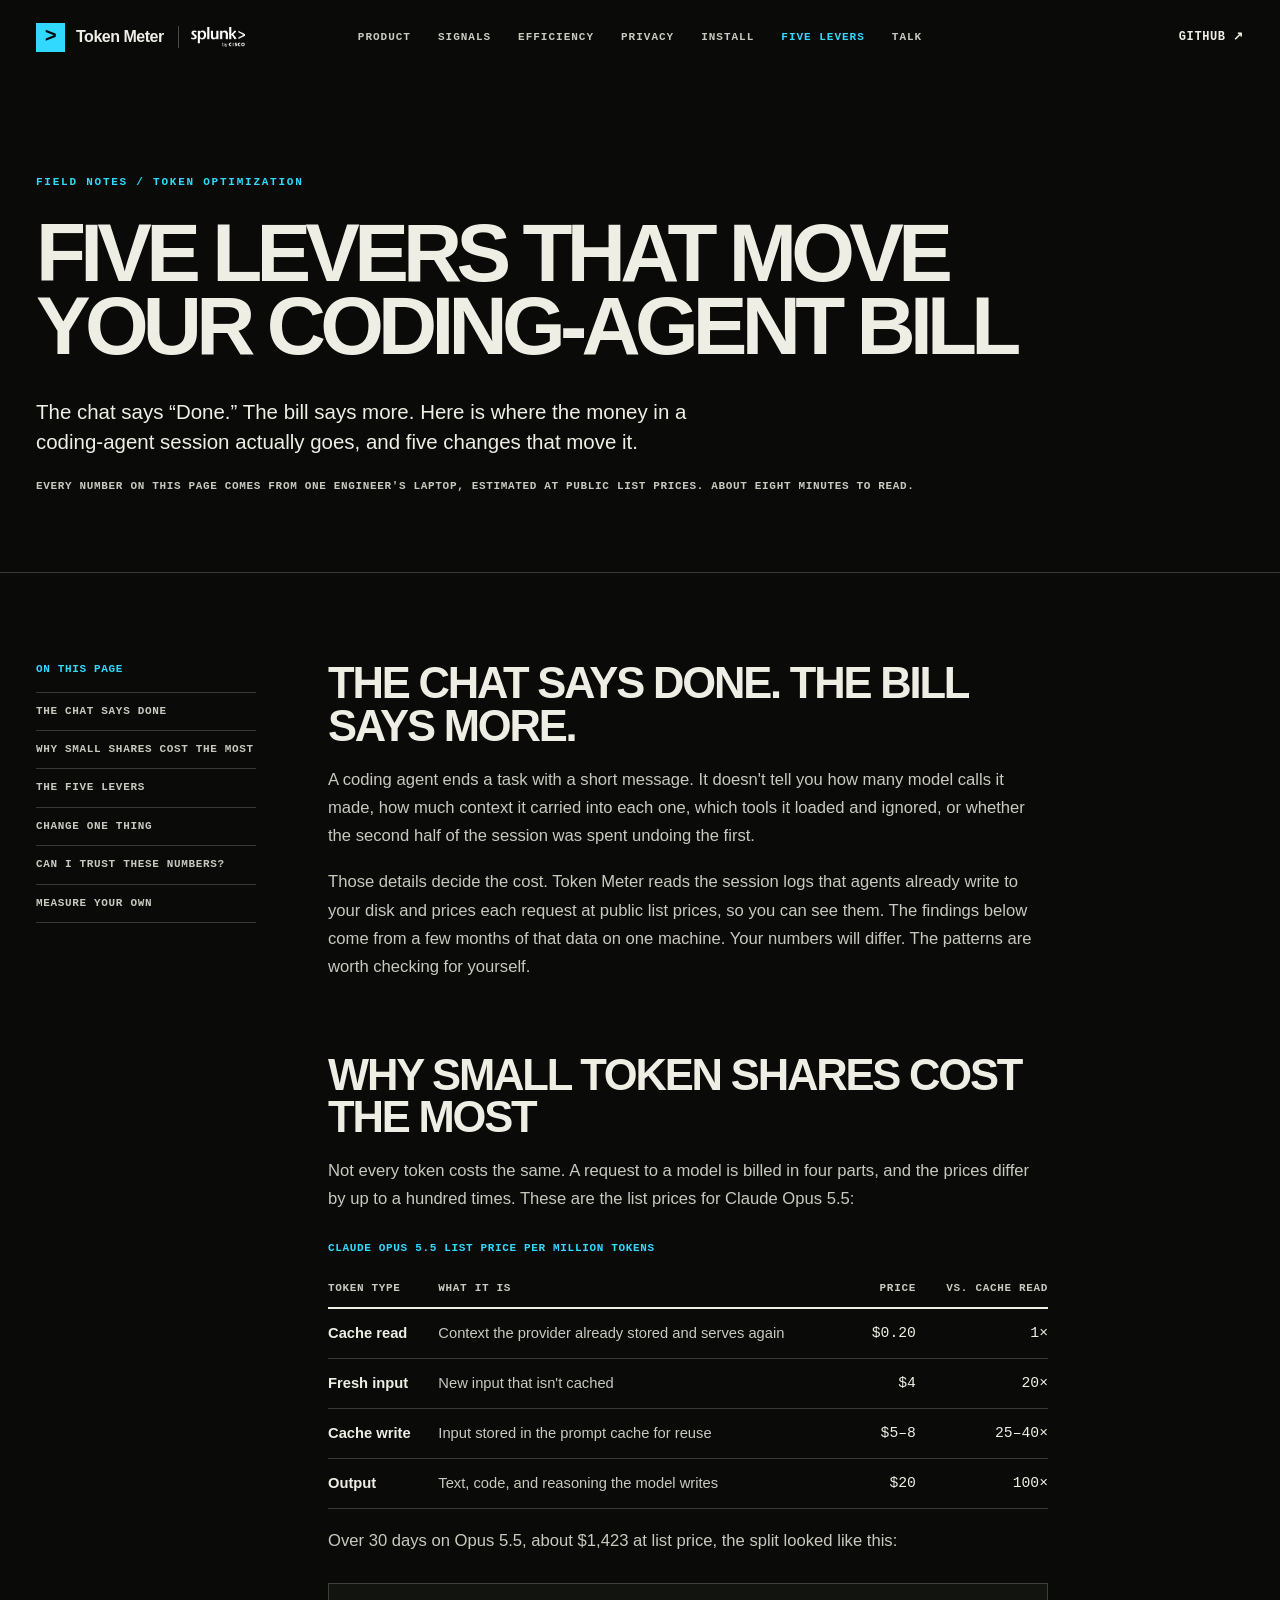
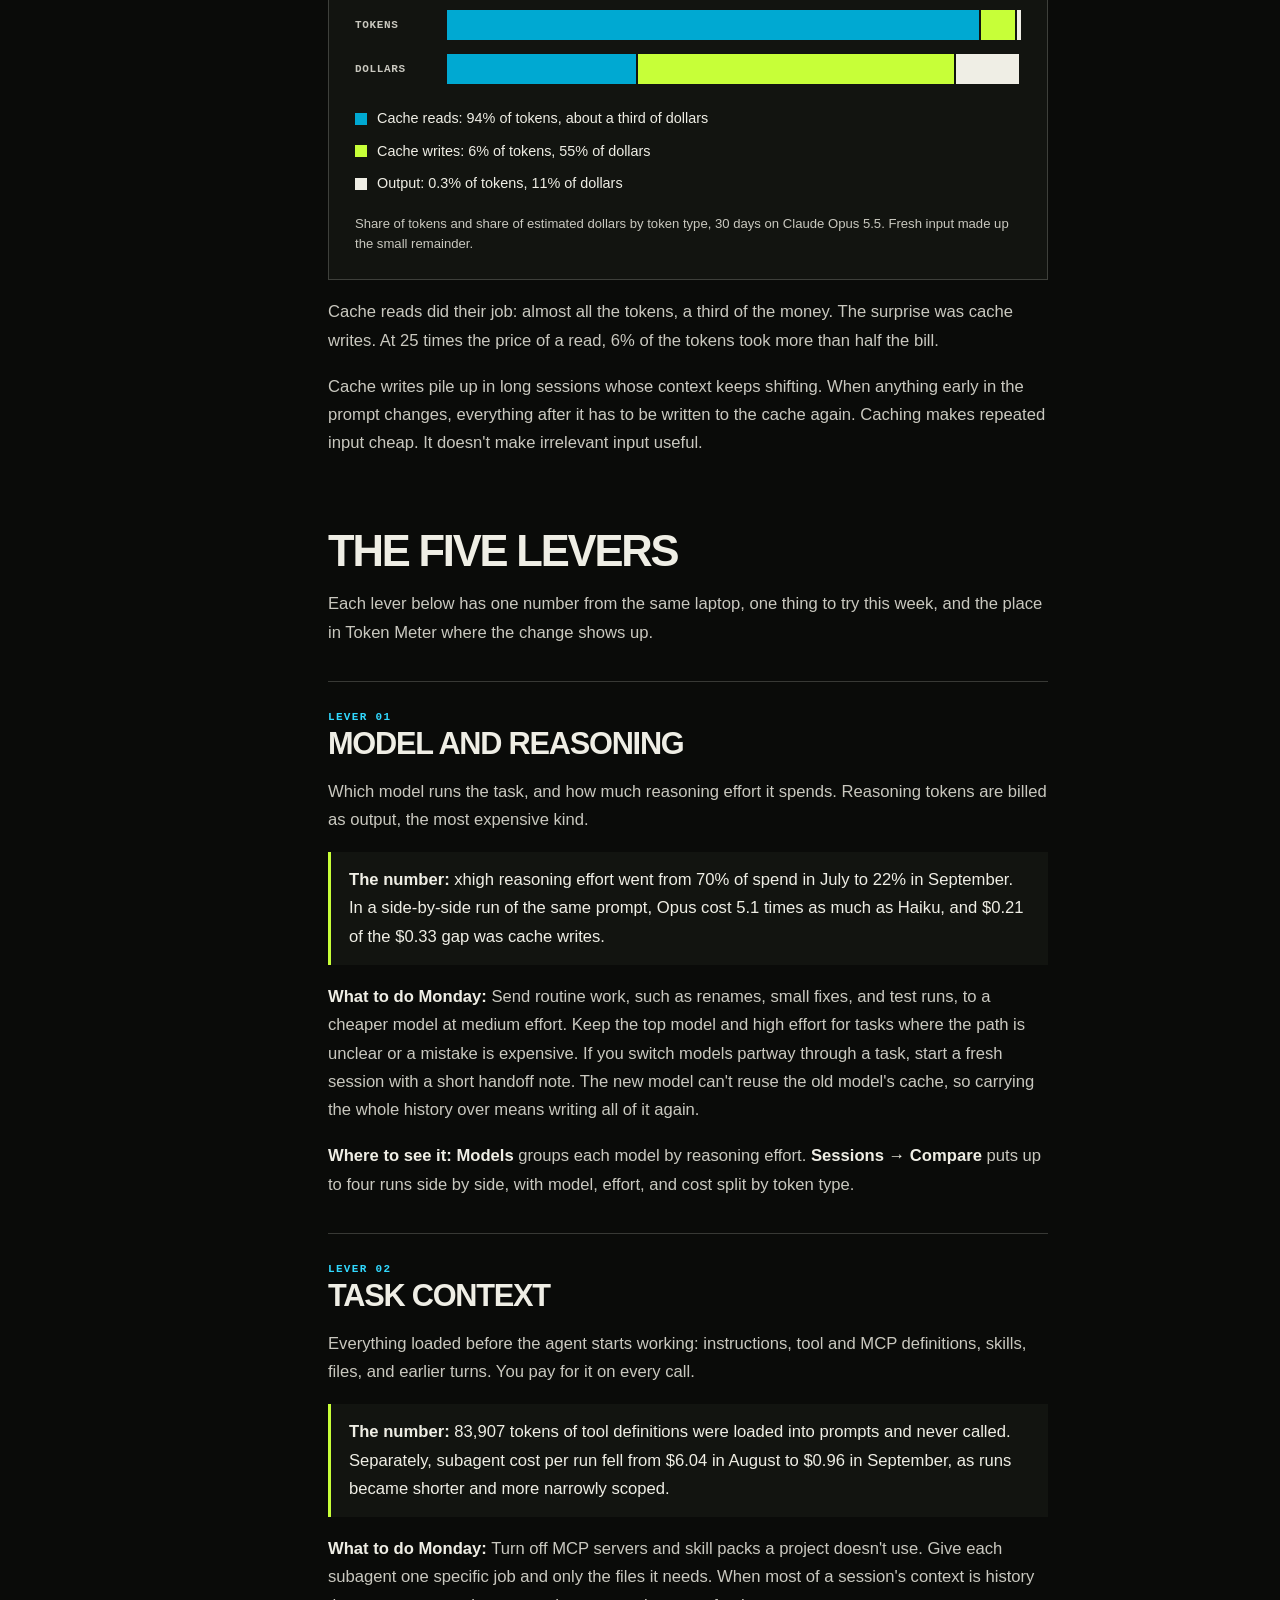
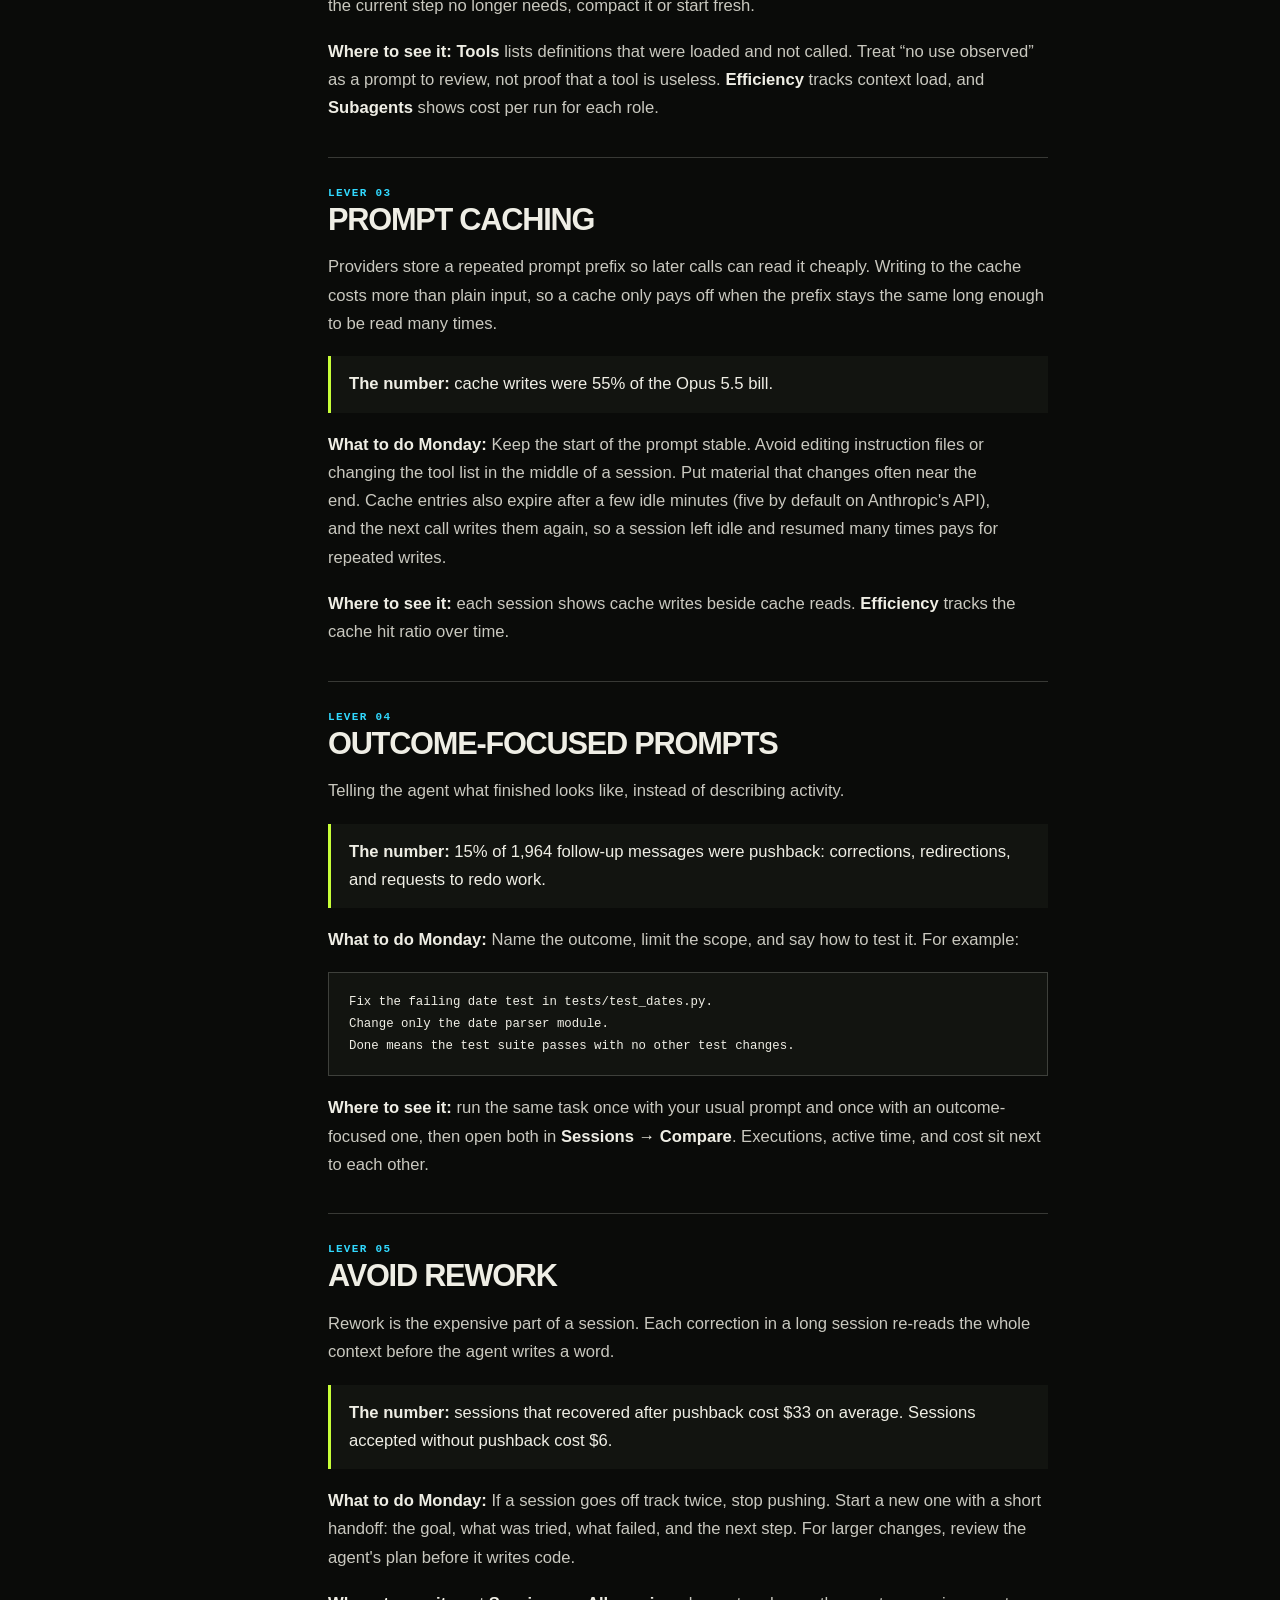
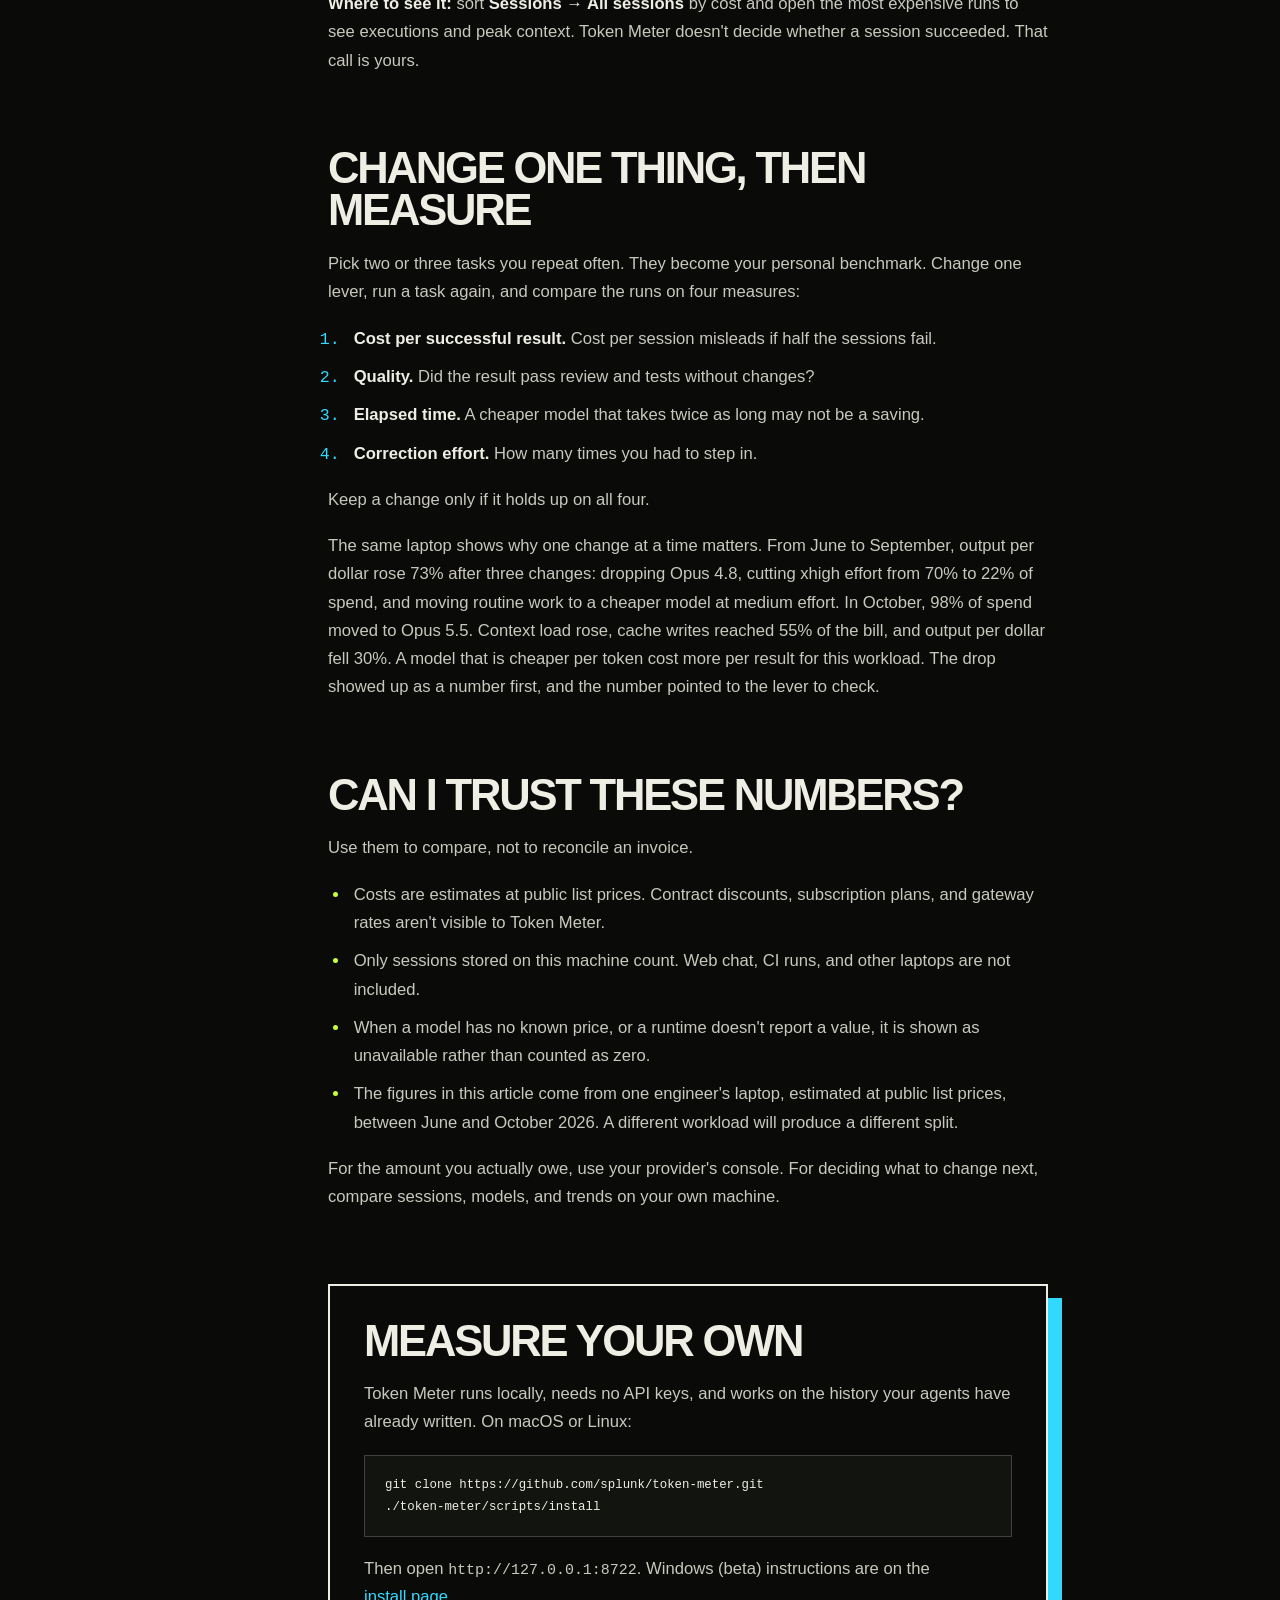
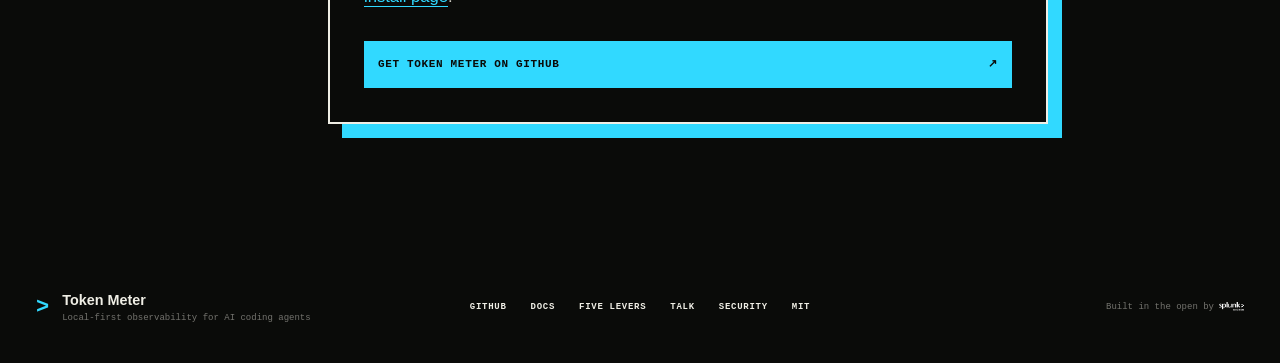
<file: docs/token-optimization.html>
<!doctype html>
<html lang="en">
<head>
  <meta charset="utf-8">
  <meta name="viewport" content="width=device-width, initial-scale=1">
  <meta name="theme-color" content="#0a0b09">
  <meta name="color-scheme" content="dark light">
  <meta name="description" content="Why cache writes and rework cost more than they look, and five levers that lower a coding-agent bill: model and reasoning, task context, prompt caching, outcome-focused prompts, and avoiding rework.">
  <meta property="og:title" content="Five levers that move your coding-agent bill">
  <meta property="og:description" content="Real numbers from one engineer's laptop, estimated at public list prices, and how to measure each lever locally with Token Meter.">
  <meta property="og:type" content="article">
  <meta property="og:url" content="https://splunk.github.io/token-meter/token-optimization.html">
  <meta property="og:image" content="https://splunk.github.io/token-meter/images/dashboard.png">
  <meta name="twitter:card" content="summary_large_image">
  <meta name="twitter:title" content="Five levers that move your coding-agent bill">
  <meta name="twitter:description" content="Cache writes, unused tool definitions, reasoning effort, and rework: what moves a coding-agent bill and how to measure it locally.">
  <meta name="twitter:image" content="https://splunk.github.io/token-meter/images/dashboard.png">
  <title>Five levers that move your coding-agent bill — Token Meter</title>
  <link rel="canonical" href="https://splunk.github.io/token-meter/token-optimization.html">
  <link rel="describedby" href="llms.txt">
  <link rel="icon" type="image/svg+xml" href="favicon.svg">
  <link rel="stylesheet" href="styles.css">
</head>
<body class="article-page">
  <a class="skip-link" href="#main-content">Skip to content</a>

  <header class="site-header" id="top">
    <div class="shell header-inner">
      <a class="brand" href="./" aria-label="Token Meter home">
        <span class="brand-mark" aria-hidden="true">&gt;</span>
        <span class="brand-name">Token Meter</span>
        <span class="brand-partner"><span class="brand-divider" aria-hidden="true"></span><img class="splunk-logo" src="images/logo-splunk-by-cisco-rgb-w.png" alt="Splunk by Cisco" width="55" height="20"></span>
      </a>
      <nav class="site-nav" aria-label="Primary navigation">
        <a href="index.html#product">Product</a>
        <a href="index.html#capabilities">Signals</a>
        <a href="index.html#efficiency">Efficiency</a>
        <a href="index.html#privacy">Privacy</a>
        <a href="index.html#install">Install</a>
        <a href="token-optimization.html" aria-current="page">Five levers</a>
        <a href="talk/">Talk</a>
      </nav>
      <a class="repo-link" href="https://github.com/splunk/token-meter" target="_blank" rel="noopener noreferrer">
        GitHub <span aria-hidden="true">↗</span>
      </a>
    </div>
  </header>

  <main id="main-content">
    <article class="article" aria-labelledby="article-title">
      <header class="article-hero">
        <div class="shell">
          <p class="section-index">Field notes / Token optimization</p>
          <h1 id="article-title">Five levers that move your coding-agent bill</h1>
          <p class="article-lede">The chat says “Done.” The bill says more. Here is where the money in a coding-agent session actually goes, and five changes that move it.</p>
          <p class="article-meta">Every number on this page comes from one engineer's laptop, estimated at public list prices. About eight minutes to read.</p>
        </div>
      </header>

      <div class="shell article-layout">
        <nav class="article-toc" aria-label="On this page">
          <p>On this page</p>
          <ol>
            <li><a href="#done">The chat says done</a></li>
            <li><a href="#token-prices">Why small shares cost the most</a></li>
            <li><a href="#levers">The five levers</a></li>
            <li><a href="#measure">Change one thing</a></li>
            <li><a href="#trust">Can I trust these numbers?</a></li>
            <li><a href="#start">Measure your own</a></li>
          </ol>
        </nav>

        <div class="article-body">
          <section id="done" aria-labelledby="done-title">
            <h2 id="done-title">The chat says done. The bill says more.</h2>
            <p>A coding agent ends a task with a short message. It doesn't tell you how many model calls it made, how much context it carried into each one, which tools it loaded and ignored, or whether the second half of the session was spent undoing the first.</p>
            <p>Those details decide the cost. Token Meter reads the session logs that agents already write to your disk and prices each request at public list prices, so you can see them. The findings below come from a few months of that data on one machine. Your numbers will differ. The patterns are worth checking for yourself.</p>
          </section>

          <section id="token-prices" aria-labelledby="token-prices-title">
            <h2 id="token-prices-title">Why small token shares cost the most</h2>
            <p>Not every token costs the same. A request to a model is billed in four parts, and the prices differ by up to a hundred times. These are the list prices for Claude Opus 5.5:</p>

            <div class="article-table-wrap">
              <table class="article-table">
                <caption>Claude Opus 5.5 list price per million tokens</caption>
                <thead>
                  <tr><th scope="col">Token type</th><th scope="col">What it is</th><th scope="col" class="num">Price</th><th scope="col" class="num">vs. cache read</th></tr>
                </thead>
                <tbody>
                  <tr><th scope="row">Cache read</th><td>Context the provider already stored and serves again</td><td class="num">$0.20</td><td class="num">1×</td></tr>
                  <tr><th scope="row">Fresh input</th><td>New input that isn't cached</td><td class="num">$4</td><td class="num">20×</td></tr>
                  <tr><th scope="row">Cache write</th><td>Input stored in the prompt cache for reuse</td><td class="num">$5–8</td><td class="num">25–40×</td></tr>
                  <tr><th scope="row">Output</th><td>Text, code, and reasoning the model writes</td><td class="num">$20</td><td class="num">100×</td></tr>
                </tbody>
              </table>
            </div>

            <p>Over 30 days on Opus 5.5, about $1,423 at list price, the split looked like this:</p>

            <figure class="share-chart" aria-labelledby="share-chart-caption">
              <div class="share-row">
                <span class="share-label">Tokens</span>
                <div class="share-bar" aria-hidden="true">
                  <span class="share-seg share-read" style="--share: 94%"></span>
                  <span class="share-seg share-write" style="--share: 6%"></span>
                  <span class="share-seg share-output" style="--share: 0.3%"></span>
                </div>
              </div>
              <div class="share-row">
                <span class="share-label">Dollars</span>
                <div class="share-bar" aria-hidden="true">
                  <span class="share-seg share-read" style="--share: 33%"></span>
                  <span class="share-seg share-write" style="--share: 55%"></span>
                  <span class="share-seg share-output" style="--share: 11%"></span>
                </div>
              </div>
              <ul class="share-legend">
                <li><i class="share-read" aria-hidden="true"></i>Cache reads: 94% of tokens, about a third of dollars</li>
                <li><i class="share-write" aria-hidden="true"></i>Cache writes: 6% of tokens, 55% of dollars</li>
                <li><i class="share-output" aria-hidden="true"></i>Output: 0.3% of tokens, 11% of dollars</li>
              </ul>
              <figcaption id="share-chart-caption">Share of tokens and share of estimated dollars by token type, 30 days on Claude Opus 5.5. Fresh input made up the small remainder.</figcaption>
            </figure>

            <p>Cache reads did their job: almost all the tokens, a third of the money. The surprise was cache writes. At 25 times the price of a read, 6% of the tokens took more than half the bill.</p>
            <p>Cache writes pile up in long sessions whose context keeps shifting. When anything early in the prompt changes, everything after it has to be written to the cache again. Caching makes repeated input cheap. It doesn't make irrelevant input useful.</p>
          </section>

          <section id="levers" aria-labelledby="levers-title">
            <h2 id="levers-title">The five levers</h2>
            <p>Each lever below has one number from the same laptop, one thing to try this week, and the place in Token Meter where the change shows up.</p>

            <section class="lever" id="lever-model" aria-labelledby="lever-model-title">
              <p class="lever-index">Lever 01</p>
              <h3 id="lever-model-title">Model and reasoning</h3>
              <p>Which model runs the task, and how much reasoning effort it spends. Reasoning tokens are billed as output, the most expensive kind.</p>
              <p class="lever-evidence"><strong>The number:</strong> xhigh reasoning effort went from 70% of spend in July to 22% in September. In a side-by-side run of the same prompt, Opus cost 5.1 times as much as Haiku, and $0.21 of the $0.33 gap was cache writes.</p>
              <p><strong>What to do Monday:</strong> Send routine work, such as renames, small fixes, and test runs, to a cheaper model at medium effort. Keep the top model and high effort for tasks where the path is unclear or a mistake is expensive. If you switch models partway through a task, start a fresh session with a short handoff note. The new model can't reuse the old model's cache, so carrying the whole history over means writing all of it again.</p>
              <p><strong>Where to see it:</strong> <em>Models</em> groups each model by reasoning effort. <em>Sessions → Compare</em> puts up to four runs side by side, with model, effort, and cost split by token type.</p>
            </section>

            <section class="lever" id="lever-context" aria-labelledby="lever-context-title">
              <p class="lever-index">Lever 02</p>
              <h3 id="lever-context-title">Task context</h3>
              <p>Everything loaded before the agent starts working: instructions, tool and MCP definitions, skills, files, and earlier turns. You pay for it on every call.</p>
              <p class="lever-evidence"><strong>The number:</strong> 83,907 tokens of tool definitions were loaded into prompts and never called. Separately, subagent cost per run fell from $6.04 in August to $0.96 in September, as runs became shorter and more narrowly scoped.</p>
              <p><strong>What to do Monday:</strong> Turn off MCP servers and skill packs a project doesn't use. Give each subagent one specific job and only the files it needs. When most of a session's context is history the current step no longer needs, compact it or start fresh.</p>
              <p><strong>Where to see it:</strong> <em>Tools</em> lists definitions that were loaded and not called. Treat “no use observed” as a prompt to review, not proof that a tool is useless. <em>Efficiency</em> tracks context load, and <em>Subagents</em> shows cost per run for each role.</p>
            </section>

            <section class="lever" id="lever-caching" aria-labelledby="lever-caching-title">
              <p class="lever-index">Lever 03</p>
              <h3 id="lever-caching-title">Prompt caching</h3>
              <p>Providers store a repeated prompt prefix so later calls can read it cheaply. Writing to the cache costs more than plain input, so a cache only pays off when the prefix stays the same long enough to be read many times.</p>
              <p class="lever-evidence"><strong>The number:</strong> cache writes were 55% of the Opus 5.5 bill.</p>
              <p><strong>What to do Monday:</strong> Keep the start of the prompt stable. Avoid editing instruction files or changing the tool list in the middle of a session. Put material that changes often near the end. Cache entries also expire after a few idle minutes (five by default on Anthropic's API), and the next call writes them again, so a session left idle and resumed many times pays for repeated writes.</p>
              <p><strong>Where to see it:</strong> each session shows cache writes beside cache reads. <em>Efficiency</em> tracks the cache hit ratio over time.</p>
            </section>

            <section class="lever" id="lever-prompts" aria-labelledby="lever-prompts-title">
              <p class="lever-index">Lever 04</p>
              <h3 id="lever-prompts-title">Outcome-focused prompts</h3>
              <p>Telling the agent what finished looks like, instead of describing activity.</p>
              <p class="lever-evidence"><strong>The number:</strong> 15% of 1,964 follow-up messages were pushback: corrections, redirections, and requests to redo work.</p>
              <p><strong>What to do Monday:</strong> Name the outcome, limit the scope, and say how to test it. For example:</p>
              <pre class="article-code"><code>Fix the failing date test in tests/test_dates.py.
Change only the date parser module.
Done means the test suite passes with no other test changes.</code></pre>
              <p><strong>Where to see it:</strong> run the same task once with your usual prompt and once with an outcome-focused one, then open both in <em>Sessions → Compare</em>. Executions, active time, and cost sit next to each other.</p>
            </section>

            <section class="lever" id="lever-rework" aria-labelledby="lever-rework-title">
              <p class="lever-index">Lever 05</p>
              <h3 id="lever-rework-title">Avoid rework</h3>
              <p>Rework is the expensive part of a session. Each correction in a long session re-reads the whole context before the agent writes a word.</p>
              <p class="lever-evidence"><strong>The number:</strong> sessions that recovered after pushback cost $33 on average. Sessions accepted without pushback cost $6.</p>
              <p><strong>What to do Monday:</strong> If a session goes off track twice, stop pushing. Start a new one with a short handoff: the goal, what was tried, what failed, and the next step. For larger changes, review the agent's plan before it writes code.</p>
              <p><strong>Where to see it:</strong> sort <em>Sessions → All sessions</em> by cost and open the most expensive runs to see executions and peak context. Token Meter doesn't decide whether a session succeeded. That call is yours.</p>
            </section>
          </section>

          <section id="measure" aria-labelledby="measure-title">
            <h2 id="measure-title">Change one thing, then measure</h2>
            <p>Pick two or three tasks you repeat often. They become your personal benchmark. Change one lever, run a task again, and compare the runs on four measures:</p>
            <ol class="article-steps">
              <li><strong>Cost per successful result.</strong> Cost per session misleads if half the sessions fail.</li>
              <li><strong>Quality.</strong> Did the result pass review and tests without changes?</li>
              <li><strong>Elapsed time.</strong> A cheaper model that takes twice as long may not be a saving.</li>
              <li><strong>Correction effort.</strong> How many times you had to step in.</li>
            </ol>
            <p>Keep a change only if it holds up on all four.</p>
            <p>The same laptop shows why one change at a time matters. From June to September, output per dollar rose 73% after three changes: dropping Opus 4.8, cutting xhigh effort from 70% to 22% of spend, and moving routine work to a cheaper model at medium effort. In October, 98% of spend moved to Opus 5.5. Context load rose, cache writes reached 55% of the bill, and output per dollar fell 30%. A model that is cheaper per token cost more per result for this workload. The drop showed up as a number first, and the number pointed to the lever to check.</p>
          </section>

          <section id="trust" aria-labelledby="trust-title">
            <h2 id="trust-title">Can I trust these numbers?</h2>
            <p>Use them to compare, not to reconcile an invoice.</p>
            <ul class="article-list">
              <li>Costs are estimates at public list prices. Contract discounts, subscription plans, and gateway rates aren't visible to Token Meter.</li>
              <li>Only sessions stored on this machine count. Web chat, CI runs, and other laptops are not included.</li>
              <li>When a model has no known price, or a runtime doesn't report a value, it is shown as unavailable rather than counted as zero.</li>
              <li>The figures in this article come from one engineer's laptop, estimated at public list prices, between June and October 2026. A different workload will produce a different split.</li>
            </ul>
            <p>For the amount you actually owe, use your provider's console. For deciding what to change next, compare sessions, models, and trends on your own machine.</p>
          </section>

          <section id="start" class="article-cta" aria-labelledby="start-title">
            <h2 id="start-title">Measure your own</h2>
            <p>Token Meter runs locally, needs no API keys, and works on the history your agents have already written. On macOS or Linux:</p>
            <pre class="article-code"><code>git clone https://github.com/splunk/token-meter.git
./token-meter/scripts/install</code></pre>
            <p>Then open <code>http://127.0.0.1:8722</code>. Windows (beta) instructions are on the <a class="article-link" href="index.html#install">install page</a>.</p>
            <a class="closing-link" href="https://github.com/splunk/token-meter" target="_blank" rel="noopener noreferrer">Get Token Meter on GitHub <span aria-hidden="true">↗</span></a>
          </section>
        </div>
      </div>
    </article>
  </main>

  <footer class="site-footer">
    <div class="shell footer-inner">
      <div class="footer-brand"><span aria-hidden="true">&gt;</span><div><strong>Token Meter</strong><small>Local-first observability for AI coding agents</small></div></div>
      <div class="footer-links">
        <a href="https://github.com/splunk/token-meter" target="_blank" rel="noopener noreferrer">GitHub</a>
        <a href="https://github.com/splunk/token-meter/blob/main/README.md" target="_blank" rel="noopener noreferrer">Docs</a>
        <a href="token-optimization.html" aria-current="page">Five levers</a>
        <a href="talk/">Talk</a>
        <a href="https://github.com/splunk/token-meter/blob/main/specs/SECURITY.md" target="_blank" rel="noopener noreferrer">Security</a>
        <a href="https://github.com/splunk/token-meter/blob/main/LICENSE" target="_blank" rel="noopener noreferrer">MIT</a>
      </div>
      <p class="footer-note"><span>Built in the open by</span> <img class="splunk-logo" src="images/logo-splunk-by-cisco-rgb-w.png" alt="Splunk by Cisco" width="25" height="9"></p>
    </div>
  </footer>

  <script src="tab-controller.js"></script>
  <script src="script.js"></script>
</body>
</html>
</file>
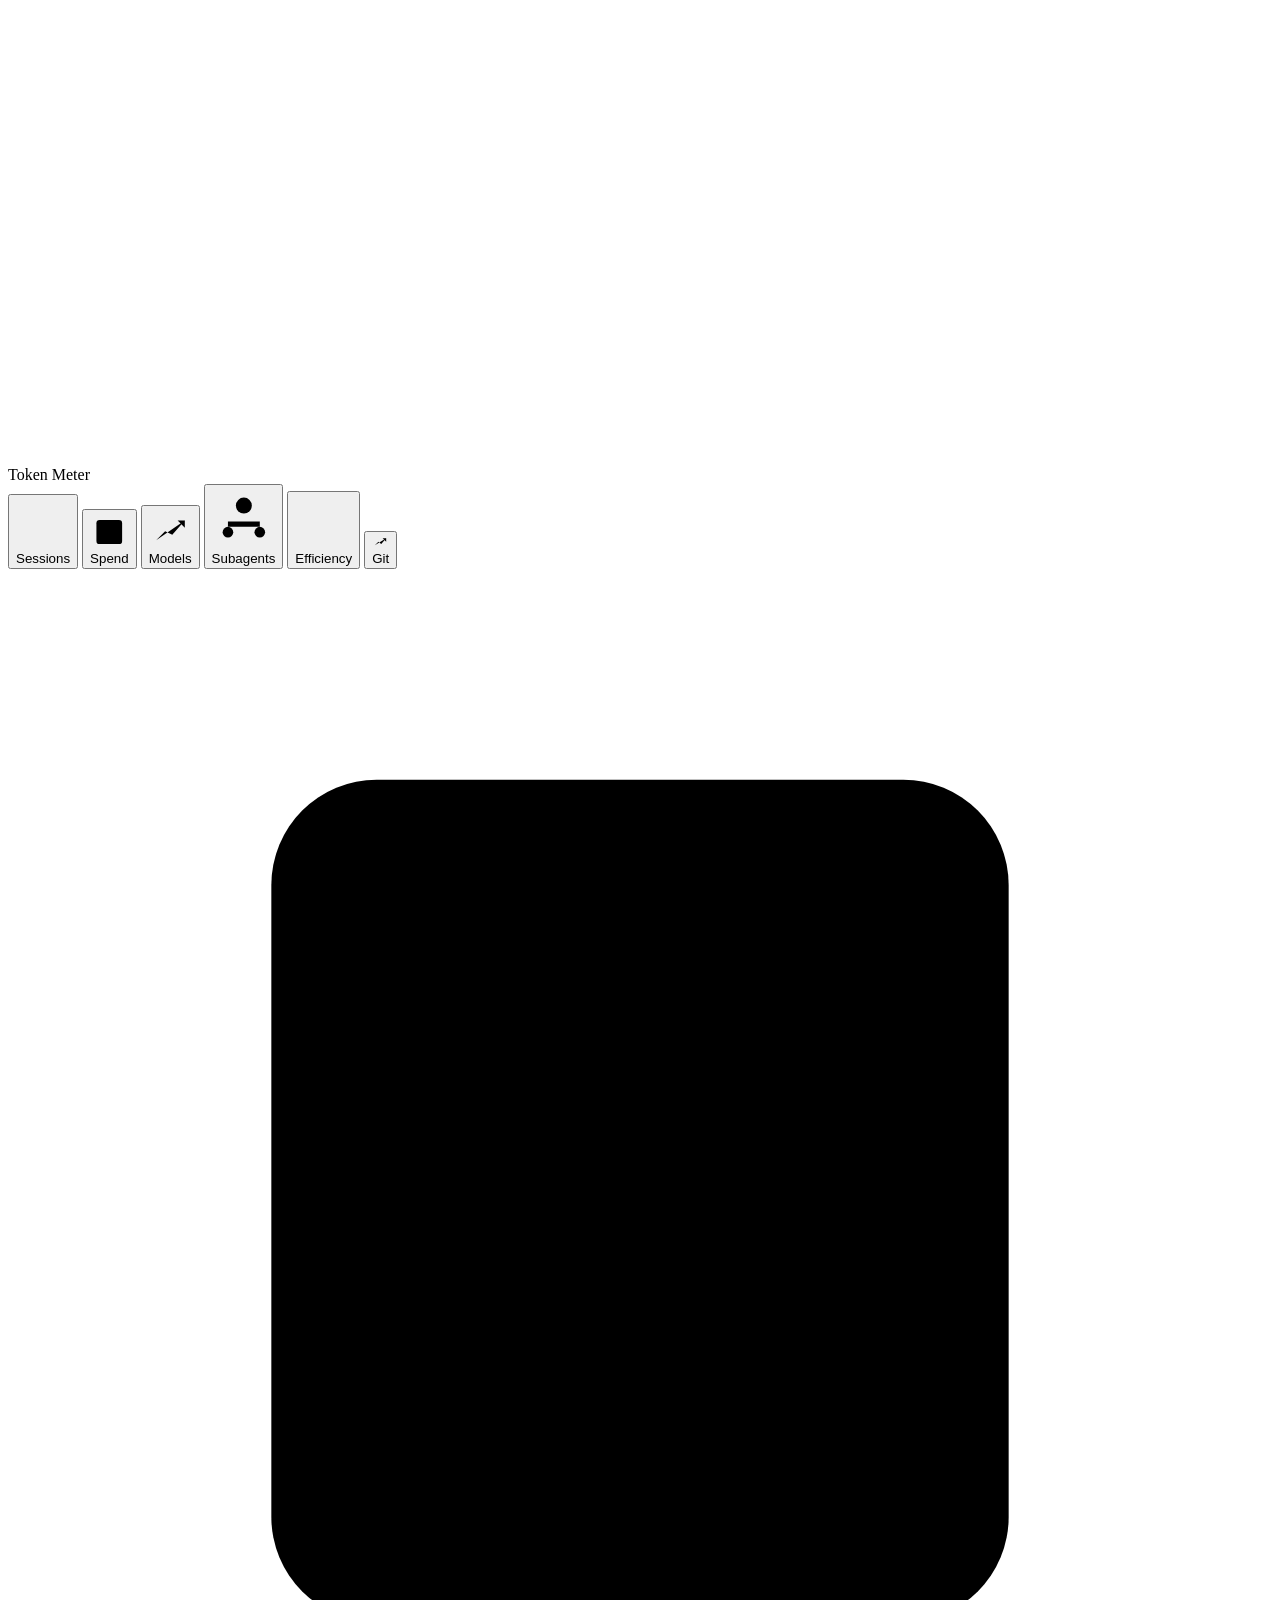
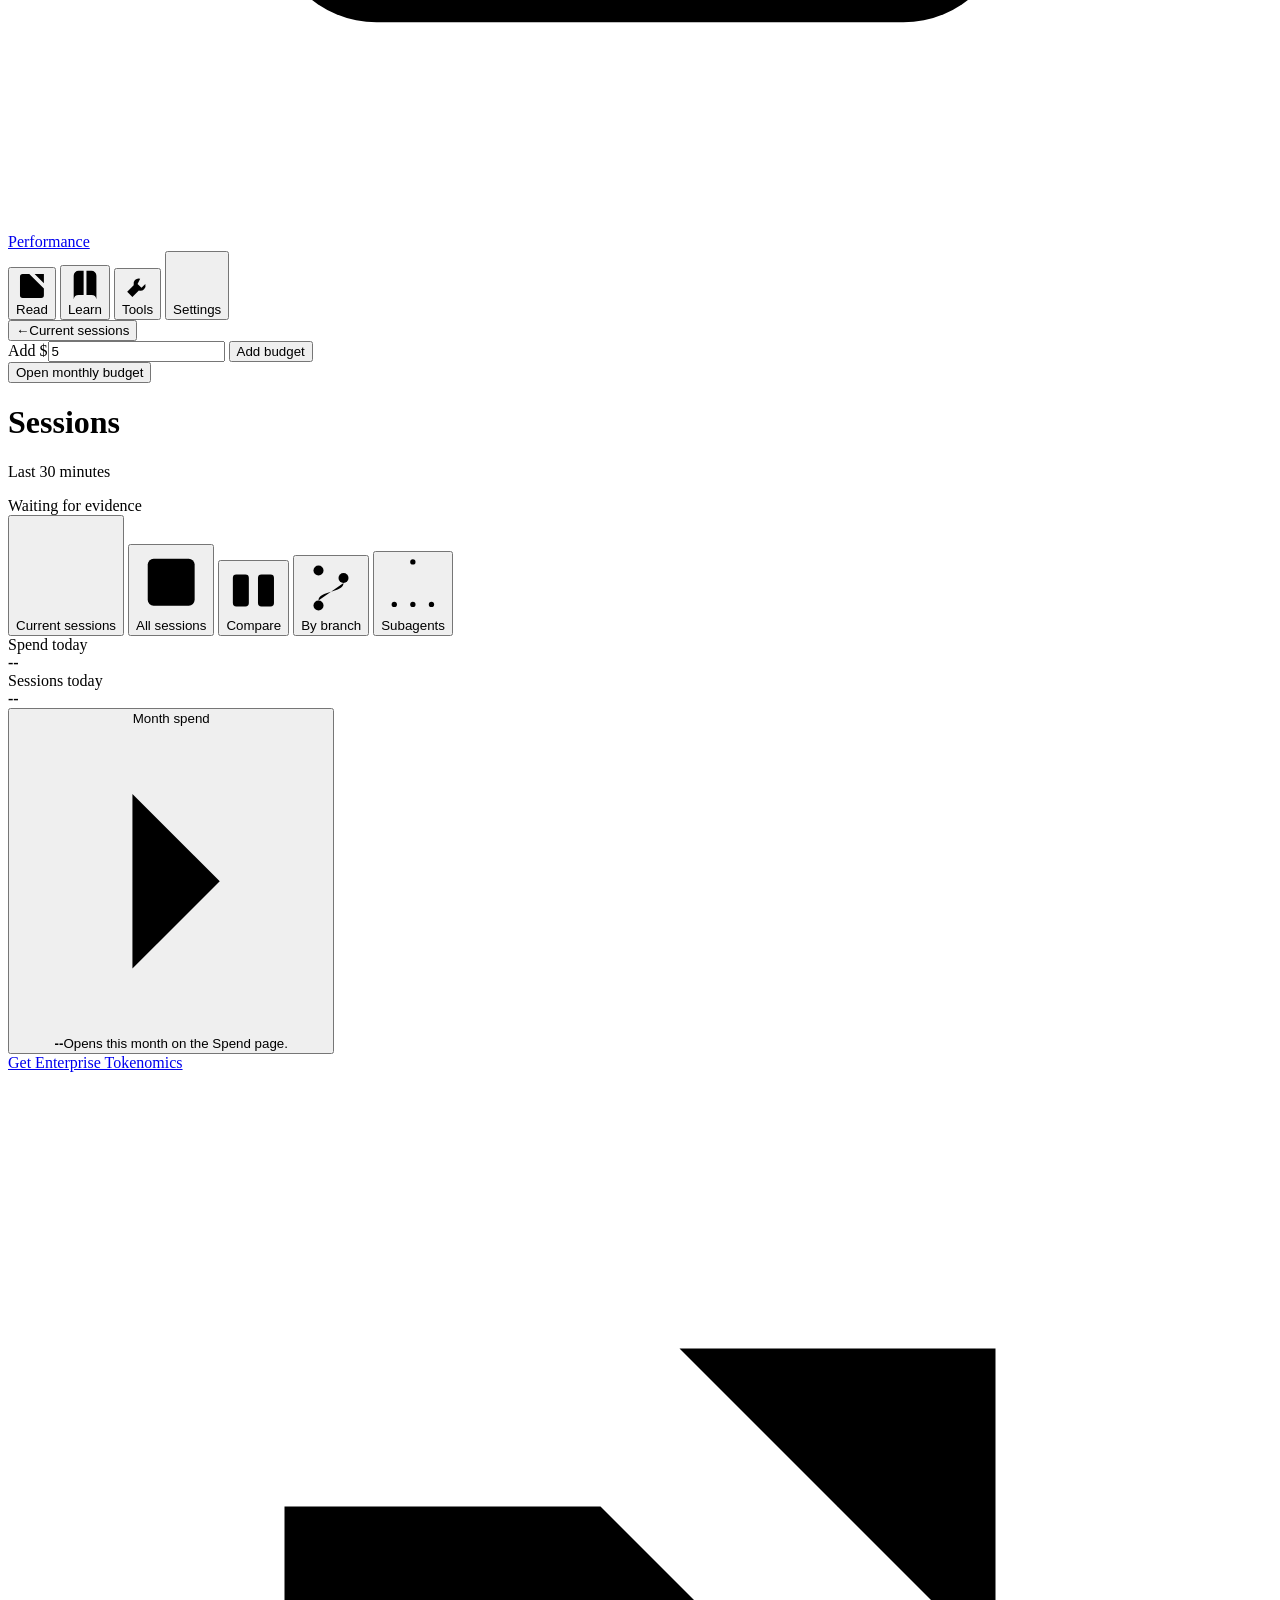
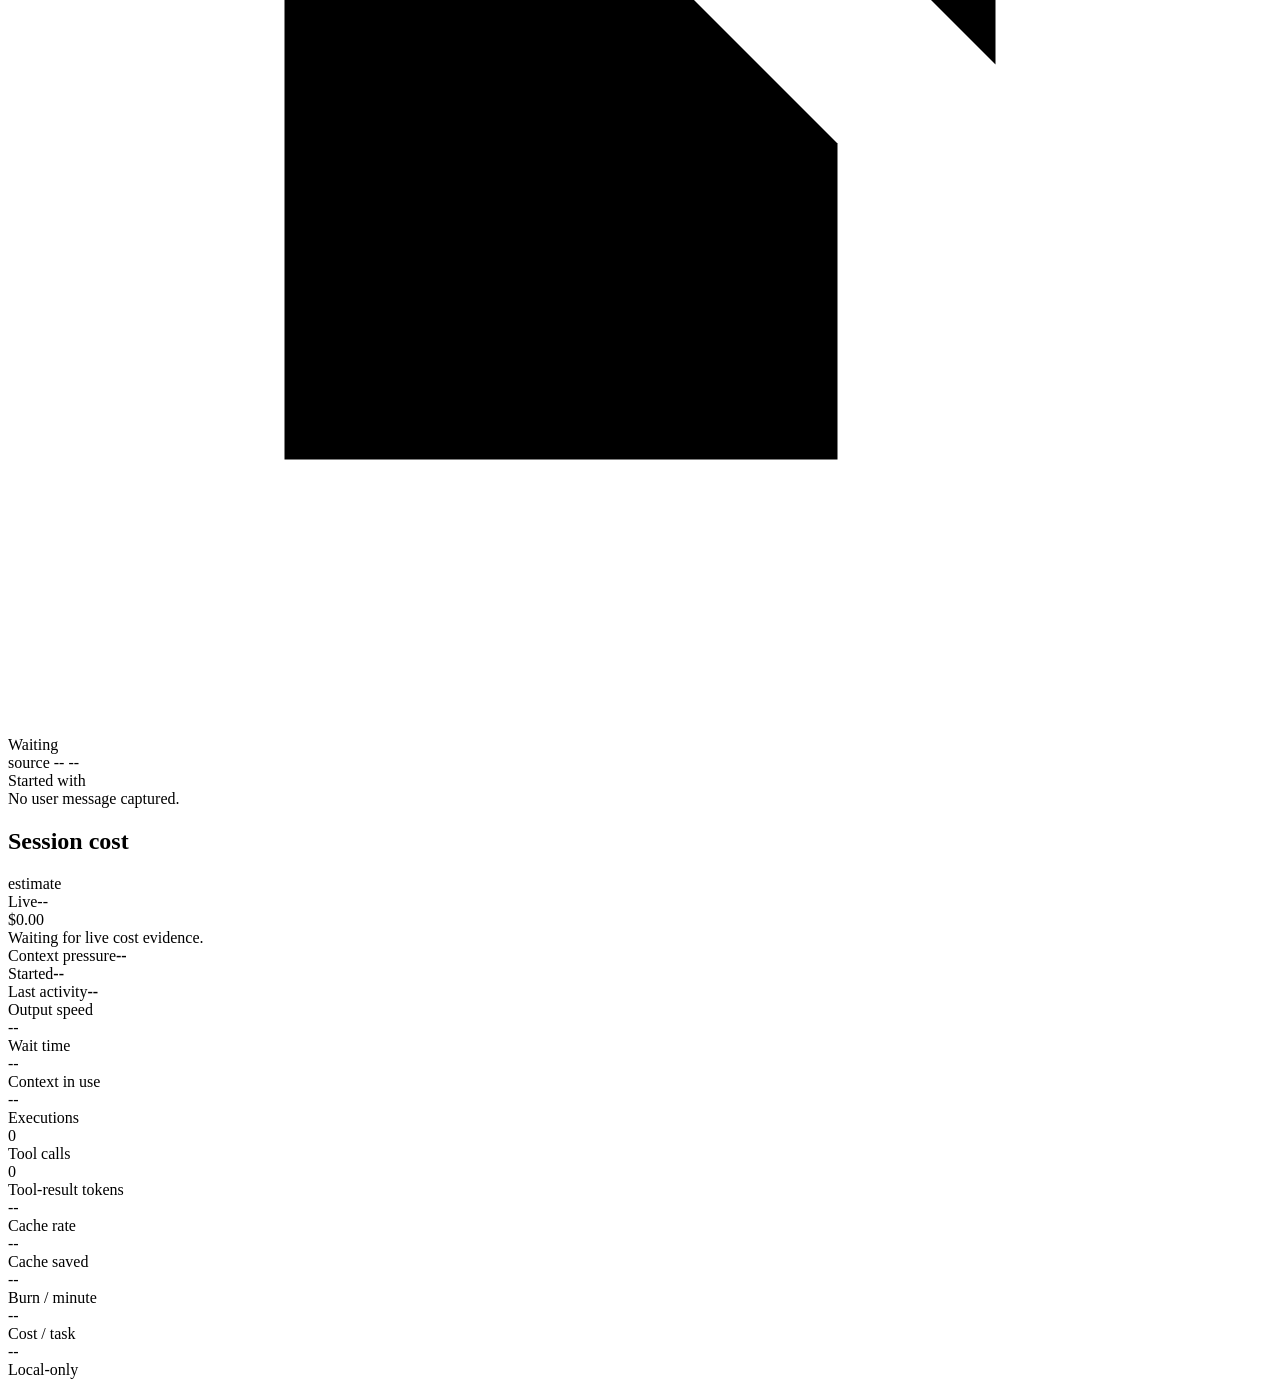
<file: dashboard/markup/shell.html>
</style></head><body class=spectrumApp>
<!--
THESIS: Sessions are live instruments, not a generic grid of dark cards.
OWN-WORLD: Token Meter ink, cyan and sky light, restrained violet and orange accents, Tektur display type, and layered operational gradients.
STORY: Find the active run, read cost, context, and speed, then open one task and follow its evidence without losing orientation.
FIRST VIEWPORT: A layered spectrum header leads into a two-column instrument grid; detail replaces the generic title with the task and pairs its main chart with a luminous cost-and-context gauge.
FORM: Spectrum Instrument Field — user-pinned Neo-Mirai, 1 of 1 grounded forms; concept-roll seed a5c0fdde; returned to Token Meter's original palette.
FINISH: unreviewed and undocumented is unfinished; this build ends with the finish review, the verdict, and specs/DESIGN.md
-->
<div class=wrap>
 <div class=top aria-label="Token Meter navigation">
  <div class=brand><div class=logo role=img aria-label="Splunk by Cisco"><img src="/assets/brand/logo-splunk-by-cisco-rgb-w.png" alt=""></div><span class=brandCopy><span class=brandName>Token Meter</span></span></div>
	  <nav class=tabs aria-label="Primary navigation">
	   <div class=navPrimary>
	   <button class="tab on" id=tab-session data-label=Sessions aria-label=Sessions title=Sessions><svg class=tabIcon viewBox="0 0 24 24" aria-hidden=true><path d="M4 7h16M4 12h16M4 17h16"/><path d="M7 5v4M14 10v4M18 15v4"/></svg><span class=tabLabel>Sessions</span></button>
	   <button class=tab id=tab-daily data-label=Spend aria-label=Spend title=Spend><svg class=tabIcon viewBox="0 0 24 24" aria-hidden=true><rect x="4" y="5" width="16" height="15" rx="2"/><path d="M8 3v4M16 3v4M4 9h16M8 13h3M8 17h7"/></svg><span class=tabLabel>Spend</span></button>
	   <button class=tab id=tab-models data-label=Models aria-label=Models title=Models><svg class=tabIcon viewBox="0 0 24 24" aria-hidden=true><path d="M4 18l5-5 4 2 7-8"/><path d="M16 7h4v4M4 20h16"/></svg><span class=tabLabel>Models</span></button>
	   <button class=tab id=tab-subagents data-label=Subagents aria-label=Subagents title=Subagents><svg class=tabIcon viewBox="0 0 24 24" aria-hidden=true><circle cx="12" cy="7" r="3"/><circle cx="6" cy="17" r="2"/><circle cx="18" cy="17" r="2"/><path d="M12 10v3M6 15v-2h12v2"/></svg><span class=tabLabel>Subagents</span></button>
	   <button class=tab id=tab-efficiency data-label=Efficiency aria-label=Efficiency title=Efficiency><svg class=tabIcon viewBox="0 0 24 24" aria-hidden=true><path d="M5 19V9M12 19V5M19 19v-7"/><path d="M3 19h18"/></svg><span class=tabLabel>Efficiency</span></button>
	   <button class=tab id=tab-work data-label=Work aria-label=Work title=Work hidden><svg class=tabIcon viewBox="0 0 24 24" aria-hidden=true><rect x="3" y="7" width="18" height="13" rx="2"/><path d="M9 7V5a2 2 0 0 1 2-2h2a2 2 0 0 1 2 2v2M3 13h18"/></svg><span class=tabLabel>Work</span></button>
	   <button class=tab id=tab-git data-label=Git aria-label=Git title=Git><svg class=tabIcon viewBox="0 0 24 24" aria-hidden=true><path d="M4 16l5-5 4 3 7-8"/><path d="M15 6h5v5M4 20h16"/></svg><span class=tabLabel>Git</span></button>
	   <a class=tab id=tab-performance href=/performance data-label=Performance aria-label=Performance title=Performance><svg class=tabIcon viewBox="0 0 24 24" aria-hidden=true><rect x="5" y="4" width="14" height="16" rx="2"/><path d="M8 15v-3M12 15V9M16 15v-5M8 18h8"/></svg><span class=tabLabel>Performance</span></a>
	   </div>
	   <div class=navSecondary>
	   <button class=tab id=tab-read data-label=Read aria-label="Read about Enterprise Tokenomics" title="Read about Enterprise Tokenomics · Opens a Splunk search in a new tab"><svg class=tabIcon viewBox="0 0 24 24" aria-hidden=true><path d="M14 3h7v7M10 14 21 3M21 14v5a2 2 0 0 1-2 2H5a2 2 0 0 1-2-2V5a2 2 0 0 1 2-2h5"/></svg><span class=tabLabel>Read</span></button>
	   <button class=tab id=tab-learn data-label=Learn aria-label=Learn title=Learn><svg class=tabIcon viewBox="0 0 24 24" aria-hidden=true><path d="M4 5.5A3.5 3.5 0 0 1 7.5 2H11v17H7.5A3.5 3.5 0 0 0 4 22zM20 5.5A3.5 3.5 0 0 0 16.5 2H13v17h3.5A3.5 3.5 0 0 1 20 22z"/></svg><span class=tabLabel>Learn</span></button>
	   <button class=tab id=tab-capabilities data-label=Tools aria-label=Tools title=Tools><svg class=tabIcon viewBox="0 0 24 24" aria-hidden=true><path d="M14 6a4 4 0 0 0-5 5L4 16l4 4 5-5a4 4 0 0 0 5-5l-3 3-3-3z"/></svg><span class=tabLabel>Tools</span></button>
	   <button class=tab id=tab-settings data-label=Settings aria-label=Settings title=Settings><svg class=tabIcon viewBox="0 0 24 24" aria-hidden=true><path d="M4 7h10M18 7h2M4 17h3M11 17h9M14 4v6M7 14v6"/></svg><span class=tabLabel>Settings</span></button>
	   </div>
	  </nav>
  <div class=spacer></div>
 </div>

 <div id=session-depot hidden>
  <div class=sessionhead>
   <span class=badge id=s-provider>source</span>
   <span class=repo id=s-repo>--</span>
   <span class="sessid mono" id=s-id></span>
   <span class=pill id=s-pricing></span>
   <span class=spacer></span>
  </div>
  <div class=sessionStart id=session-start hidden><span>Started with</span><strong id=session-start-text></strong></div>

  <div class="session-panel on" id=panel-summary>
  <div class=agentDiscovery id=agent-discovery hidden>
   <div class=agentDiscoveryMain><div class=agentDiscoveryTitle>Ask about this run from Codex or Claude</div><div class=agentDiscoveryText>Get a read-only verdict on cost, context, tool output, and whether to continue&mdash;without sharing prompts or tool content.</div></div>
   <button class=tbtn id=agent-discovery-open type=button>Connect agent</button>
   <button class=agentDiscoveryClose id=agent-discovery-close type=button aria-label="Dismiss agent access suggestion">&times;</button>
  </div>
  <div class=hero>
   <div class="card costcard" tabindex=0>
    <div>
     <div class="label fieldtip" tabindex=0 title="Estimated cost for the selected local log/thread using the configured model rates. Executions are the individual model turns inside it." data-tip="Estimated cost for the selected local log/thread using the configured model rates. Executions are the individual model turns inside it.">Session cost</div>
     <div class="meter mono" id=cost>$0.00</div>
     <div class=subline id=sub></div>
    </div>
    <div class=costtip id=cost-tip></div>
    <div class=costmeta>
     <div><div class="label fieldtip" tabindex=0 title="Local timestamp for the first observed event in this log/thread." data-tip="Local timestamp for the first observed event in this log/thread.">Started</div><div class="v mono" id=cost-start>--</div><div class=sm>local time</div></div>
     <div><div class="label fieldtip" tabindex=0 id=cost-end-label title="Local timestamp for the newest observed event in this log/thread." data-tip="Local timestamp for the newest observed event in this log/thread.">Last activity</div><div class="v mono" id=cost-end>--</div><div class=sm>local time</div></div>
    </div>
    <div class=frozen id=frozen>pinned log - frozen view</div>
   </div>
   <div class=statgrid>
    <div class=stat><div class="label fieldtip" tabindex=0 title="Total model input tokens, including uncached input, cache reads, and cache writes." data-tip="Total model input tokens, including uncached input, cache reads, and cache writes.">Input</div><div class="v mono" id=input-tok>0</div><div class=sm id=input-toksm></div></div>
	    <div class=stat><div class="label fieldtip" tabindex=0 title="Includes trace-reported reasoning and thinking output. Excludes input, cache, and external tool-result tokens. Completed speed is weighted across every attributable completed sample; active speed uses completed checkpoints." data-tip="Includes trace-reported reasoning and thinking output. Excludes input, cache, and external tool-result tokens. Completed speed is weighted across every attributable completed sample; active speed uses completed checkpoints.">Output</div><div class=outputPair><div class="v mono" id=output-tok>0</div><div class=outputRate><strong class=mono id=output-tps>--</strong><span>tok/s</span></div></div><div class=sm id=output-toksm></div></div>
    <div class=stat><div class="label fieldtip" tabindex=0 title="Cumulative wall-clock time from a user prompt until the completed response. Reasoning and tool use count because you are still waiting; gaps between prompts do not." data-tip="Cumulative wall-clock time from a user prompt until the completed response. Reasoning and tool use count because you are still waiting; gaps between prompts do not.">Wait time</div><div class="v mono" id=ov-duration>--</div><div class=sm id=ov-idle></div></div>
    <div class=stat><div class="label fieldtip" tabindex=0 title="Latest execution input/context tokens, shown against the model window when known." data-tip="Latest execution input/context tokens, shown against the model window when known.">Context in use</div><div class="v mono" id=ov-context>0</div><div class=sm id=ov-contextsm></div></div>
   </div>
  </div>

  <div id=session-efficiency-home>
   <section class="card sessionEfficiency" id=session-efficiency aria-labelledby=session-efficiency-title>
    <div class=sessionEfficiencyIntro><div class=label id=session-efficiency-title>Efficiency</div><div class=sm>This run</div></div>
    <div class="sessionEfficiencyMetric metric"><div class=label>Output / $</div><strong class=mono id=session-output-dollar>--</strong><span id=session-output-dollar-note>unavailable</span></div>
    <div class="sessionEfficiencyMetric metric"><div class=label>Reasoning ratio</div><strong class=mono id=session-reasoning-ratio>--</strong><span id=session-reasoning-ratio-note>unavailable</span></div>
   </section>
  </div>

  <div id=session-budget-home>
  <div class="card sessionBudget" id=session-budget-control>
   <div class=sessionBudgetHead>
    <div><div class="label fieldtip" tabindex=0 title="Saved cost cap for this session. Token Meter alerts when the live session crosses it." data-tip="Saved cost cap for this session. Token Meter alerts when the live session crosses it.">Session budget</div></div>
    <label class=sessionBudgetExact><span>Cap $</span><input id=budget type=number min=0.5 step=0.5 value=10 aria-label="Exact session budget in USD"></label>
   </div>
   <div class=sessionBudgetTrack>
    <span class=mono id=budget-slider-min>$0.50</span>
    <input id=budget-slider type=range min=0.5 max=100 step=0.5 value=10 aria-label="Session budget slider">
    <span class=mono id=budget-slider-max>$100.00</span>
   </div>
   <div class=sessionBudgetMeta><span id=session-budget-spend>Session spend $0.00</span><span id=session-budget-status role=status aria-live=polite></span></div>
  </div>
  </div>

  <details class=usageDetails id=usage-details>
  <summary><span>Usage details</span></summary>
  <div class=usageDetailsBody>
  <div id=session-token-split-home>
  <div class="card pad usageSplit" id=session-token-split-module>
   <div class=splithead><div class="label fieldtip" tabindex=0 title="Semantic split of where the current log's tokens went." data-tip="Semantic split of where the current log's tokens went.">Where tokens go</div><span class=hint id=semhint></span></div>
   <div class=bar id=sembar></div>
   <div class=legend>
    <span class=fieldtip tabindex=0 title="Tokens associated with model reasoning or thinking output." data-tip="Tokens associated with model reasoning or thinking output."><i class=dot style=background:var(--reason)></i>reasoning</span>
    <span class=fieldtip tabindex=0 title="Regular assistant output tokens." data-tip="Regular assistant output tokens."><i class=dot style=background:var(--output)></i>output</span>
    <span class=fieldtip tabindex=0 title="Approximate tokens returned by tool results." data-tip="Approximate tokens returned by tool results."><i class=dot style=background:var(--retrieval)></i>retrieval</span>
    <span class=fieldtip tabindex=0 title="Tokens and cost attributed to subagent or coordination executions." data-tip="Tokens and cost attributed to subagent or coordination executions."><i class=dot style=background:var(--coord)></i>coordination</span>
   </div>
  </div>
  </div>
  <div class="statgrid usageDetailGrid">
   <div class=stat><div class="label fieldtip" tabindex=0 title="Output tokens attributed to reasoning or thinking events when the provider reports them." data-tip="Output tokens attributed to reasoning or thinking events when the provider reports them.">Thinking</div><div class="v mono" id=think-tok>0</div><div class=sm id=think-toksm></div></div>
   <div class=stat><div class="label fieldtip" tabindex=0 title="Approximate tokens returned from tool results, based on captured output size." data-tip="Approximate tokens returned from tool results, based on captured output size.">Tool results</div><div class="v mono" id=toolcall-tok>0</div><div class=sm id=toolcall-toksm></div></div>
   <div class=stat><div class="label fieldtip" tabindex=0 title="Estimated spend per active execution minute. Idle gaps are excluded and overlapping execution windows are counted once." data-tip="Estimated spend per active execution minute. Idle gaps are excluded and overlapping execution windows are counted once.">Burn / min</div><div class="v mono" id=burn>$0</div><div class=sm id=burnsm>active execution time</div></div>
   <div class=stat><div class="label fieldtip" tabindex=0 title="Estimated average cost per completed task or turn completion." data-tip="Estimated average cost per completed task or turn completion.">Cost / task</div><div class="v mono" id=cpt>$0</div><div class=sm id=cptsm></div></div>
   <div class=stat><div class="label fieldtip" tabindex=0 title="Share of input tokens that were cached or cache-related instead of uncached input." data-tip="Share of input tokens that were cached or cache-related instead of uncached input.">Cache rate</div><div class="v mono" id=cache-hit>0%</div><div class=sm id=cache-hitsm></div></div>
   <div class=stat><div class="label fieldtip" tabindex=0 title="Total input tokens served from or written to the provider prompt cache." data-tip="Total input tokens served from or written to the provider prompt cache.">Cache tokens</div><div class="v mono" id=cache-tok>0</div><div class=sm id=cache-toksm></div></div>
   <div class=stat><div class="label fieldtip" tabindex=0 title="Estimated savings from cache reads versus charging those tokens at the normal input rate." data-tip="Estimated savings from cache reads versus charging those tokens at the normal input rate.">Cache saved</div><div class="v mono" id=cache-saved>$0</div><div class=sm id=cache-savedsm></div></div>
  </div>

  <div class=section-h><h2><span class=fieldtip tabindex=0 title="High-level metrics for the current log/thread. Executions are individual model turns." data-tip="High-level metrics for the current log/thread. Executions are individual model turns.">Execution Overview</span></h2><span class=hint id=exec-hint></span></div>
  <div class=overview>
   <div class="card ov"><div class="label fieldtip" id=ov-loaded-label tabindex=0 title="Runtime-advertised catalog entries when available; otherwise observed tool types. Catalog entries may be default/read-only and are not an optimization denominator." data-tip="Runtime-advertised catalog entries when available; otherwise observed tool types. Catalog entries may be default/read-only and are not an optimization denominator.">Catalog advertised</div><div class="v mono" id=ov-loaded>0</div><div class=sm id=ov-loadedsm></div></div>
   <div class="card ov"><div class="label fieldtip" tabindex=0 title="Number of priced model executions observed in this log/thread." data-tip="Number of priced model executions observed in this log/thread.">Executions</div><div class="v mono" id=ov-exec>0</div><div class=sm id=ov-model></div></div>
   <div class="card ov"><div class="label fieldtip" tabindex=0 title="Estimated log/thread cost divided by execution count." data-tip="Estimated log/thread cost divided by execution count.">Avg cost</div><div class="v mono" id=ov-avg>$0</div><div class=sm></div></div>
   <div class="card ov"><div class="label fieldtip" tabindex=0 title="Total tool calls observed in this log/thread." data-tip="Total tool calls observed in this log/thread.">Tool calls</div><div class="v mono" id=ov-tools>0</div><div class=sm id=ov-tooltok></div></div>
   <div class="card ov"><div class="label fieldtip" tabindex=0 title="Highest observed input/context token count in this log/thread." data-tip="Highest observed input/context token count in this log/thread.">Context peak</div><div class="v mono" id=ov-peak>0</div><div class=sm></div></div>
   <div class="card ov"><div class="label fieldtip" tabindex=0 title="Most expensive single execution in this log/thread." data-tip="Most expensive single execution in this log/thread.">Priciest</div><div class="v mono" id=ov-big>$0</div><div class=sm id=ov-bigsm></div></div>
   <div class="card ov"><div class="label fieldtip" tabindex=0 title="Distinct skills activated and MCP servers called, out of those the runtime recorded as loaded for this session. — means the runtime does not record what was loaded." data-tip="Distinct skills activated and MCP servers called, out of those the runtime recorded as loaded for this session. — means the runtime does not record what was loaded.">Skills used</div><div class="v mono" id=ov-skills>--</div><div class=sm id=ov-skillssm></div></div>
   <div class="card ov"><div class="label fieldtip" tabindex=0 title="Distinct skills activated and MCP servers called, out of those the runtime recorded as loaded for this session. — means the runtime does not record what was loaded." data-tip="Distinct skills activated and MCP servers called, out of those the runtime recorded as loaded for this session. — means the runtime does not record what was loaded.">MCP servers used</div><div class="v mono" id=ov-mcp>--</div><div class=sm id=ov-mcpsm></div></div>
  </div>
  <div class="capHero currentCapHero" aria-label="Session tool activity and removable capability optimization">
   <div class="card pad"><div class="label fieldtip" tabindex=0 title="Unique tool identities observed in this selected log. Default tools and result-only instrumentation are included here as activity, not as removal candidates." data-tip="Unique tool identities observed in this selected log. Default tools and result-only instrumentation are included here as activity, not as removal candidates.">Tool activity</div><div class="meter mono" id=ov-activity-tools>0</div><div class=subline id=ov-activity-note></div></div>
   <div class="card pad"><div class="label fieldtip" tabindex=0 title="Enabled user-installed skill packs this runtime can disable. Any skill activation marks its whole pack used. Default tools and MCP servers are read-only evidence." data-tip="Enabled user-installed skill packs this runtime can disable. Any skill activation marks its whole pack used. Default tools and MCP servers are read-only evidence.">Optional capability use</div><div class="meter mono" id=ov-optional-use>0/0</div><div class=capStatBar id=ov-optional-bar role=progressbar aria-label="Optional capability use in this session" aria-valuemin=0 aria-valuemax=100 aria-valuenow=0><i></i></div><div class=subline id=ov-optional-note></div></div>
   <div class="card pad"><div class="label fieldtip" tabindex=0 title="Enabled user-installed skill packs with no observed activation in this session. MCP servers and read-only capabilities are excluded." data-tip="Enabled user-installed skill packs with no observed activation in this session. MCP servers and read-only capabilities are excluded.">Unused skill packs</div><div class="meter mono" id=ov-unused-packs>0</div><div class=subline id=ov-unused-packs-note></div></div>
  </div>

  <div id=session-chart-home>
  <section class=sessionChartModule id=session-chart-module>
  <div class=section-h><h2>Execution Profile</h2><span class=hint id=exec-profile-hint>per execution or request</span></div>
  <div class="card pad">
   <div class=chartbar>
    <div class=label>Chart</div>
    <div class=seg id=chart-mode>
     <button class=fieldtip data-chart=tokens title="Show input, cached input, and output tokens for each execution." data-tip="Show input, cached input, and output tokens for each execution.">Tokens</button>
     <button class=fieldtip data-chart=cost title="Show estimated USD cost for each execution." data-tip="Show estimated USD cost for each execution.">Cost</button>
     <button class=fieldtip data-chart=context title="Show input/context pressure as a share of the model context window." data-tip="Show input/context pressure as a share of the model context window.">Context</button>
     <button class=fieldtip data-chart=tools title="Show the number of tool calls observed in each execution." data-tip="Show the number of tool calls observed in each execution.">Tools</button>
     <button class=fieldtip data-chart=steps title="Show how many executions happened after each captured user message." data-tip="Show how many executions happened after each captured user message.">Steps</button>
     <button class=fieldtip data-chart=wait title="Show prompt-to-completed-response wall-clock wait for each user request." data-tip="Show prompt-to-completed-response wall-clock wait for each user request.">Wait</button>
    </div>
    <div class=seg id=scale>
     <button class=fieldtip data-scale=linear title="Use a normal proportional token scale." data-tip="Use a normal proportional token scale.">Linear</button>
     <button class=fieldtip data-scale=cumulative title="Show running estimated cost or token totals through each execution." data-tip="Show running estimated cost or token totals through each execution.">Cumulative</button>
    </div>
   </div>
   <div class=chartwrap>
    <svg class=chart id=iochart viewBox="0 0 1040 244" preserveAspectRatio=none></svg>
    <div class="charttip chartTip" id=chart-tip></div>
   </div>
   <div class=legend id=chart-legend></div>
  </div>
  </section>
  </div>
  </div>
  </details>
  </div>

	  <div class=foot>Local-only</div>
 </div>

 <div class="view on" id=view-session>
  <div class=sessionBackRow id=session-back-row data-current-detail><button class="tbtn sessionBack" id=session-back type=button aria-label="Back to Current sessions"><span aria-hidden=true>←</span><span id=session-back-label>Current sessions</span></button></div>
  <div class=banner id=banner data-current-detail>
   <span class=msg id=banner-msg></span>
   <span class=budgetadd id=budget-add-row>
    <label>Add $<input id=budget-add type=number min=0.5 step=0.5 value=5></label>
    <button class=tbtn id=budget-add-btn type=button>Add budget</button>
   </span>
  </div>
  <div class="banner monthlyBudgetBanner" id=current-budget-warning role=status aria-live=polite data-current-detail>
   <span class=msg id=current-budget-warning-msg></span>
   <button class=tbtn id=current-budget-settings type=button>Open monthly budget</button>
  </div>
  <div class="spectrumPageHeadFrame hasPageActions" data-session-flow=unavailable>
   <div class="previewHead spectrumPageHead sessionFlowHead" id=session-flow-head data-page-signal=sessions data-session-flow=unavailable>
    <div class="previewHeadCopy spectrumPageHeadCopy">
     <h1 id=session-page-title>Sessions</h1>
     <p class=spectrumPageSubtitle id=current-description>Last 30 minutes</p>
    </div>
   </div>
   <div class=spectrumPageActions><div class=sessionFlowStatus role=status aria-live=polite><i aria-hidden=true></i><span id=session-flow-label>Waiting for evidence</span></div></div>
  </div>

  <div class="tabs sessionScopeTabs" id=session-scope-tabs role=tablist aria-label="Sessions view">
   <button class=tab id=session-scope-current type=button role=tab aria-selected=true aria-controls=current-sessions-overview data-session-scope=current><svg class=tabIcon viewBox="0 0 24 24" aria-hidden=true><path d="M4 7h16M4 12h16M4 17h16"/><path d="M7 5v4M14 10v4M18 15v4"/></svg><span class=tabLabel>Current sessions</span></button>
   <button class=tab id=session-scope-all type=button role=tab aria-selected=false aria-controls=all-session-history data-session-scope=all><svg class=tabIcon viewBox="0 0 24 24" aria-hidden=true><rect x="4" y="4" width="16" height="16" rx="2"/><path d="M8 8h8M8 12h8M8 16h5"/></svg><span class=tabLabel>All sessions</span></button>
   <button class=tab id=session-scope-compare type=button role=tab aria-selected=false aria-controls=session-compare data-session-scope=compare><svg class=tabIcon viewBox="0 0 24 24" aria-hidden=true><rect x="3" y="5" width="7" height="14" rx="1.5"/><rect x="14" y="5" width="7" height="14" rx="1.5"/><path d="M6.5 9v6M17.5 12v3"/></svg><span class=tabLabel>Compare</span><span class=compareTabCount id=compare-tab-count hidden></span></button>
   <button class=tab id=session-scope-branches type=button role=tab aria-selected=false aria-controls=branch-spend data-session-scope=branches><svg class=tabIcon viewBox="0 0 24 24" aria-hidden=true><circle cx="7" cy="5" r="2"/><circle cx="7" cy="19" r="2"/><circle cx="17" cy="8" r="2"/><path d="M7 7v10M17 10c0 4-10 3-10 7"/></svg><span class=tabLabel>By branch</span></button>
   <button class=tab id=session-scope-subagents type=button role=tab aria-selected=false aria-controls=subagent-explorer data-session-scope=subagents><svg class=tabIcon viewBox="0 0 24 24" aria-hidden=true><path d="M12 4v5M5 12h14M5 12v6M12 12v6M19 12v6"/><circle cx="12" cy="3" r="1"/><circle cx="5" cy="19" r="1"/><circle cx="12" cy="19" r="1"/><circle cx="19" cy="19" r="1"/></svg><span class=tabLabel>Subagents</span></button>
  </div>

  <div class=previewSurface id=preview-surface-sessions>
   <section class=currentDaySummary aria-label="Today's usage summary">
    <div class=currentDayReadouts>
     <div class=currentDayMetric><span class=currentDayMetricLabel>Spend today</span><div class="currentDayValueRow valueWithDelta"><strong class="currentDayMetricValue mono" id=current-day-spend>--</strong><div class=trendDelta id=current-day-spend-change data-direction="" hidden><strong></strong><span></span></div></div><small class=currentDayMetricNote id=current-day-spend-note></small></div>
     <div class=currentDayMetric><span class=currentDayMetricLabel>Sessions today</span><div class="currentDayValueRow valueWithDelta"><strong class="currentDayMetricValue mono" id=current-day-sessions>--</strong><div class=trendDelta id=current-day-sessions-change data-direction="" hidden><strong></strong><span></span></div></div><small class=currentDayMetricNote id=current-day-sessions-note></small></div>
     <button class="currentDayMetric currentDayMonth" id=current-month-spend type=button><span class=currentDayMetricLabel>Month spend<svg class=currentDayMonthIcon viewBox="0 0 16 16" aria-hidden=true><path d="M6 3.5l4.5 4.5L6 12.5"/></svg></span><strong class="currentDayMetricValue mono" id=current-month-spend-value>--</strong><small class=currentDayMetricNote id=current-month-spend-note></small><span class=workSrOnly>Opens this month on the Spend page.</span></button>
    </div>
    <div class=currentDayActions><a class="tbtn currentDayLearn" href="https://www.splunk.com/en_us/products/tokenomics.html" target=_blank rel="noopener noreferrer" aria-label="Get Enterprise Tokenomics from Splunk (opens in a new tab)">Get Enterprise Tokenomics<svg class=currentDayLearnIcon viewBox="0 0 16 16" aria-hidden=true><path d="M8.5 3.5h4v4M12.5 3.5l-6 6"/><path d="M10.5 8.5v4h-7v-7h4"/></svg></a></div>
   </section>
   <section id=current-sessions-overview role=tabpanel aria-labelledby=session-scope-current>
    <div class=currentSessionsHead>
     <div class=currentSessionFilterGroups>
      <div class=currentSessionFilterGroup id=current-session-runtime-filter-group hidden><span class=currentSessionFilterLabel>App</span><div class="seg currentSessionRuntimeFilters" id=current-session-runtime-filters role=group aria-label="Filter current sessions by runtime"></div></div>
      <div class=currentSessionFilterGroup id=current-session-activity-filter-group hidden><span class=currentSessionFilterLabel>Status</span><div class="seg currentSessionActivityFilters" id=current-session-activity-filters role=group aria-label="Filter current sessions by activity"><button type=button data-current-activity-filter=all aria-pressed=true>All</button><button type=button data-current-activity-filter=working aria-pressed=false>Working</button><button type=button data-current-activity-filter=recent aria-pressed=false>Recent</button></div></div>
     </div>
     <span class=currentSessionsCount id=current-session-count-label>Waiting</span>
    </div>
    <div class=currentSessionGrid id=current-session-grid aria-label="Recent sessions. Drag cards or use Option and arrow keys to reorder."></div>
    <div class=currentSessionOrderStatus id=current-session-order-status role=status aria-live=polite></div>
   </section>
   <section id=all-session-history role=tabpanel aria-labelledby=session-scope-all hidden>
    <div class=allSessionsHead>
     <h2 class=workSrOnly>All sessions</h2>
     <span class=allSessionsHint id=g-hint>Recent activity</span>
    </div>
    <div class="globalControls logsToolbar">
     <label class="filterControl logSearchControl"><span>Search</span><input class=searchbox id=g-search type=search placeholder="Title, project, or model"></label>
     <label class=filterControl><span>App</span><select class=filterSelect id=g-app aria-label="App filter"><option value="">All apps</option></select></label>
     <label class=filterControl><span>Projects</span><select class=filterSelect id=g-project aria-label="Projects filter"><option value="">All projects</option></select></label>
     <label class=filterControl><span>Time range</span><select class=filterSelect id=g-time aria-label="Time range filter"><option value=today>Today</option><option value=yesterday>Yesterday</option><option value=7d>7 days</option><option value=30d selected>30 days</option><option value=90d>90 days</option><option value=month>Month</option><option value=last_month>Last month</option><option value=all>All history</option></select></label>
     <div class=logsToolbarRow>
     <div class="filterControl filterSort filterChildren"><span>Subagent runs</span><div class="seg sortseg" id=g-children aria-label="Subagent run visibility">
      <button type=button aria-pressed=true data-gchildren=hide class=on title="Hide subagent runs as rows. Their spend is still counted in totals and shown under each parent session.">Under parent</button>
      <button type=button aria-pressed=false data-gchildren=show title="Also list subagent runs as their own rows.">As rows</button>
     </div></div>
     <div class=filterClear><button class="tbtn clearFilters" id=g-clear type=button title="Clear search, app, project, and time filters.">Clear filters</button></div>
     <div class="filterControl filterSort"><span>Sort</span><div class="seg sortseg" id=g-sort>
      <button data-gsort=recent title="Newest activity first.">Recent</button>
      <button data-gsort=cost title="Highest cost first.">Cost</button>
      <button data-gsort=tokens title="Most tokens first.">Tokens</button>
      <button data-gsort=executions title="Most executions first.">Execs</button>
      <button data-gsort=wait title="Most cumulative prompt-to-response wait first.">Wait</button>
     </div></div>
     </div>
    </div>
    <div class=logsToolbarStatus><div class=activeFilters id=g-active-filters hidden aria-live=polite></div><div class="globalMeta filterCount" id=g-count></div></div>
    <div class=logsSummary id=logs-summary>
     <div class=logKpis>
      <div class="logStat metric"><div class=label>Filtered cost</div><div class="v mono" id=lf-cost>$0</div><div class=subline id=lf-cost-note></div></div>
      <div class="logStat metric"><div class="label fieldtip" tabindex=0 aria-description="Fresh and cached input in the filtered sessions." data-tip="Fresh and cached input in the filtered sessions.">Input tokens</div><div class="v mono" id=lf-input>0</div></div>
      <div class="logStat metric"><div class="label fieldtip" tabindex=0 aria-description="Trace-reported or clearly labeled locally estimated output in the filtered sessions." data-tip="Trace-reported or clearly labeled locally estimated output in the filtered sessions.">Output tokens</div><div class="v mono" id=lf-output>0</div></div>
      <div class="logStat metric"><div class=label>Executions</div><div class="v mono" id=lf-executions>0</div><div class=subline id=lf-executions-note></div></div>
      <div class="logStat metric waitStat"><div class="label fieldtip" tabindex=0 title="Cumulative prompt-to-completed-response wall-clock time in the filtered sessions." data-tip="Cumulative prompt-to-completed-response wall-clock time in the filtered sessions.">Wait time</div><div class="v mono" id=lf-wait>--</div><div class=subline id=lf-wait-note></div></div>
     </div>
     <details class=historyModels id=history-models>
      <summary><span>By model</span><span class=logModelCount id=lf-model-count></span></summary>
      <div class=logModelList id=lf-models></div>
     </details>
    </div>
    <div class=slist id=slist></div>
    <div class=compareTray id=compare-tray role=region aria-label="Sessions selected for comparison" hidden></div>
   </section>
   <section id=session-compare role=tabpanel aria-labelledby=session-scope-compare hidden>
    <div class=allSessionsHead>
     <div><h2>Compare sessions</h2><p>Up to four sessions side by side.</p></div>
     <div class=compareHeadActions><button class=tbtn id=compare-pick type=button>Add from All sessions</button><button class="tbtn compareClear" id=compare-clear type=button>Clear</button></div>
    </div>
    <div id=compare-body aria-live=polite></div>
   </section>
   <section id=branch-spend role=tabpanel aria-labelledby=session-scope-branches hidden>
    <div class=allSessionsHead>
     <h2 class=workSrOnly>By branch</h2>
     <span class="allSessionsHint fieldtip" id=b-hint tabindex=0 aria-description="Branch names come from each app&rsquo;s session files. Push status comes from this Mac&rsquo;s Git reflogs. Nothing is sent anywhere." data-tip="Branch names come from each app&rsquo;s session files. Push status comes from this Mac&rsquo;s Git reflogs. Nothing is sent anywhere.">Local traces and Git only</span>
    </div>
    <div class="globalControls logsToolbar">
     <label class="filterControl logSearchControl"><span>Search</span><input class=searchbox id=b-search type=search placeholder="Branch name or issue key"></label>
     <label class=filterControl><span>App</span><select class=filterSelect id=b-app aria-label="Branch app filter"><option value="">All apps</option></select></label>
     <label class=filterControl><span>Projects</span><select class=filterSelect id=b-project aria-label="Branch projects filter"><option value="">All projects</option></select></label>
     <label class=filterControl><span>Time range</span><select class=filterSelect id=b-time aria-label="Branch time range filter"><option value=today>Today</option><option value=yesterday>Yesterday</option><option value=7d>7 days</option><option value=30d selected>30 days</option><option value=90d>90 days</option><option value=month>Month</option><option value=last_month>Last month</option><option value=all>All history</option></select></label>
     <div class=logsToolbarRow>
     <label class="filterControl branchStatusFilter"><span>Status</span><select class=filterSelect id=b-status aria-label="Branch push status filter"><option value=all>All</option><option value=pushed>Pushed</option><option value=not_pushed>Not pushed</option><option value=in_progress>In progress</option><option value=no_git_evidence>No Git evidence</option></select></label>
     <div class="filterControl filterSort filterChildren"><span>Main branch</span><div class="seg sortseg" id=b-main aria-label="Main branch visibility">
      <button type=button aria-pressed=true data-bmain=hide class=on title="Count main in the totals only.">Totals only</button>
      <button type=button aria-pressed=false data-bmain=show title="Also list main and other trunk branches as rows.">Show main</button>
     </div></div>
     <div class=filterClear><button class="tbtn clearFilters" id=b-clear type=button title="Clear search, app, project, time, status, and main filters.">Clear filters</button></div>
     <div class="filterControl filterSort"><span>Sort</span><div class="seg sortseg" id=b-sort>
      <button type=button data-bsort=spend title="Highest spend first.">Spend</button>
      <button type=button data-bsort=sessions title="Most sessions first.">Sessions</button>
      <button type=button data-bsort=last title="Newest activity first.">Last activity</button>
      <button type=button data-bsort=branch title="Branch name, A to Z.">Branch</button>
     </div></div>
     </div>
    </div>
    <div class=logsToolbarStatus><div class=activeFilters id=b-active-filters hidden aria-live=polite></div><div class="globalMeta filterCount" id=b-count></div></div>
    <div class="logsSummary branchSummary">
     <div class="logKpis branchKpis">
      <div class="logStat metric" id=b-total-feature-tile><div class="label fieldtip" tabindex=0 aria-description="Total spend of the feature branches active in this range, across all of their sessions. Equals the sum of the Spend column." data-tip="Total spend of the feature branches active in this range, across all of their sessions. Equals the sum of the Spend column.">Feature branches</div><div class="v mono" id=b-total-feature>--</div><div class=subline id=b-total-feature-note></div></div>
      <div class="logStat metric" id=b-total-main-tile tabindex=-1><div class="label fieldtip" tabindex=0 aria-description="Spend of sessions on main, master, develop, dev, or trunk that were active in this range." data-tip="Spend of sessions on main, master, develop, dev, or trunk that were active in this range.">On main</div><div class="v mono" id=b-total-main>--</div><div class=subline id=b-total-main-note></div></div>
      <div class="logStat metric"><div class="label fieldtip" tabindex=0 aria-description="Spend of sessions active in this range whose app records no branch, or that ran outside Git." data-tip="Spend of sessions active in this range whose app records no branch, or that ran outside Git.">No branch recorded</div><div class="v mono" id=b-total-none>--</div><div class=subline id=b-total-none-note></div></div>
      <div class="logStat metric"><div class="label fieldtip" tabindex=0 aria-description="The feature branch with the highest total spend, and its share of the feature-branch total." data-tip="The feature branch with the highest total spend, and its share of the feature-branch total.">Most expensive branch</div><div class="v mono" id=b-total-top>--</div><div class=subline id=b-total-top-note></div></div>
     </div>
    </div>
    <div class=branchTableWrap id=b-list aria-live=polite></div>
   </section>
   <section id=subagent-explorer role=tabpanel aria-labelledby=session-scope-subagents hidden>
    <div class="card subagentCommand">
     <div class=subagentViewTabs id=subagent-view-tabs role=tablist aria-label="Subagent workspace view">
      <button id=subagent-tab-roles type=button role=tab data-subagent-view=roles aria-selected=true aria-controls=subagent-results-panel><span>Roles</span><small id=subagent-view-roles-count>--</small></button>
      <button id=subagent-tab-sessions type=button role=tab data-subagent-view=sessions aria-selected=false aria-controls=subagent-results-panel><span>Sessions</span><small id=subagent-view-sessions-count>--</small></button>
      <button id=subagent-tab-issues type=button role=tab data-subagent-view=issues aria-selected=false aria-controls=subagent-results-panel><span>Issues</span><small id=subagent-view-issues-count>--</small></button>
     </div>
     <div class=subagentFilterPrimary>
      <label class="filterControl logSearchControl"><span>Search</span><input class=searchbox id=subagent-filter-search type=search placeholder="Role, nickname, model, or project"></label>
      <label class=filterControl><span>App</span><select class=filterSelect id=subagent-filter-app><option value="">All apps</option></select></label>
      <label class=filterControl><span>Project</span><select class=filterSelect id=subagent-filter-project><option value="">All projects</option></select></label>
      <label class=filterControl><span>Time range</span><select class=filterSelect id=subagent-filter-time><option value=today>Today</option><option value=yesterday>Yesterday</option><option value=7d>7 days</option><option value=30d selected>30 days</option><option value=90d>90 days</option><option value=month>Month</option><option value=last_month>Last month</option><option value=all>All history</option></select></label>
      <button class=subagentFilterMore id=subagent-filter-more type=button aria-expanded=false aria-controls=subagent-filter-advanced>More filters <span id=subagent-filter-more-count></span></button>
     </div>
     <div class=subagentFilterAdvanced id=subagent-filter-advanced hidden>
      <label class=filterControl><span>Model</span><select class=filterSelect id=subagent-filter-model><option value="">All models</option></select></label>
      <label class=filterControl><span>Status</span><select class=filterSelect id=subagent-filter-status><option value=all>All statuses</option><option value=working>Working</option><option value=incomplete>Incomplete</option><option value=complete>Complete</option><option value=waiting>Waiting</option><option value=recent>Recent</option><option value=unknown>Unknown</option></select></label>
      <label class=filterControl><span>Signal</span><select class=filterSelect id=subagent-filter-signal><option value=all>All signals</option><option value=attention>Any cost/retry signal</option><option value=peer_cost_outlier>Peer cost outlier</option><option value=active_cost_concentration>Active cost concentration</option><option value=retry_pressure>Retry pressure</option></select></label>
      <label class=filterControl><span>Sort</span><select class=filterSelect id=subagent-filter-sort><option value=recent>Recent</option><option value=cost>Cost</option><option value=tokens>Tokens</option><option value=work>Work time</option><option value=name>Agent name</option></select></label>
     </div>
     <div class=subagentFilterFooter id=subagent-filter-footer hidden>
      <div class=subagentActiveFilters id=subagent-active-filters aria-live=polite></div>
      <button class="tbtn clearFilters" id=subagent-filter-clear type=button>Clear all</button>
     </div>
    </div>
    <div class=subagentCompactSummary id=subagent-compact-summary aria-live=polite></div>
    <div class=subagentInventoryWarning id=subagent-inventory-warning hidden></div>
    <div class=subagentCoverageNote id=subagent-coverage-note hidden></div>
    <section class="card subagentModelDistribution" id=subagent-model-distribution aria-label="Model distribution of matching child runs" hidden></section>
    <div class=subagentWorkspace id=subagent-workspace>
     <section class="card subagentResultsCard" id=subagent-results-panel role=tabpanel aria-labelledby=subagent-tab-roles tabindex=0>
      <div class=subagentResultsHead><div><h3 id=subagent-results-title>Role comparison</h3><p id=subagent-results-description>Provider-reported roles compared across the current filters.</p></div><span id=subagent-results-count></span></div>
      <div class=subagentResults id=subagent-results></div>
     </section>
     <aside class="card subagentInspector" id=subagent-inspector aria-label="Agent inspector"></aside>
    </div>
   </section>
  </div>

  <div class=previewRunMeta data-current-detail>
   <span class="badge app" id=preview-provider>source</span>
   <span class=repo id=preview-project>--</span>
   <span id=preview-branch hidden></span>
   <span class=pill id=preview-model>--</span>
   <span class=workTags id=preview-work-tags hidden></span>
   <button class=sessionModelAssign id=session-model-identity-action type=button hidden>Add model</button>
   <span class=spacer></span>
   <a class="tbtn sessionDesktopLink" id=session-desktop-link hidden aria-label="Open this session in the Codex desktop app">Open in Codex</a>
   <button class=sessionDelete id=session-delete type=button hidden>Delete session</button>
  </div>
  <section class="card previewStartStrip" data-current-detail>
   <div class=previewStartLabel>Started with</div>
   <div class=previewStartText id=preview-start>No user message captured.</div>
  </section>
  <div class="previewSurface on" id=preview-surface-run>
  <div class=previewRunGrid>
   <div class=previewChartColumn>
    <div class=previewChartSlot id=preview-run-chart-slot></div>
    <div class=previewTokenSlot id=preview-token-split-slot></div>
   </div>
   <aside class=previewDecision>
    <div class=section-h><h2>Session cost</h2><span class=hint>estimate</span></div>
    <section class="card previewStatus" id=preview-status-card>
     <div class=previewStatusTop><span class=previewState id=preview-state>Live</span><span class="previewIdle mono" id=preview-idle>--</span></div>
     <div class="previewCost mono" id=preview-cost>$0.00</div>
     <div class=previewCostNote id=preview-cost-note>Waiting for live cost evidence.</div>
     <div class=previewRunEfficiencySlot id=preview-run-efficiency-slot></div>
     <div class=previewPressure>
      <div class=previewPressureHead><span>Context pressure</span><b class=mono id=preview-context-pct>--</b></div>
      <div class=previewPressureBar role=progressbar aria-label="Session context pressure" aria-valuemin=0 aria-valuemax=100 aria-valuenow=0 id=preview-context-bar><i></i></div>
     </div>
     <div class=previewTimes>
      <div><span>Started</span><b class=mono id=preview-started-at>--</b></div>
      <div><span id=preview-last-label>Last activity</span><b class=mono id=preview-last-at>--</b></div>
     </div>
    </section>
    <div class=previewRunBudgetSlot id=preview-run-budget-slot></div>
   </aside>
  </div>
  <div class=previewKpis aria-label="Live run metrics">
   <div class="card previewKpi metric previewSpeed"><div class="label fieldtip" tabindex=0 aria-description="Output tokens per second from timing evidence." data-tip="Output tokens per second from timing evidence.">Output speed</div><div class="v mono" id=preview-speed>--</div><div class=sm id=preview-speed-note></div></div>
   <div class="card previewKpi metric"><div class="label fieldtip" tabindex=0 aria-description="Wall-clock time from each prompt to its completed response." data-tip="Wall-clock time from each prompt to its completed response.">Wait time</div><div class="v mono" id=preview-wait>--</div><div class=sm id=preview-wait-note></div></div>
   <div class="card previewKpi metric"><div class="label fieldtip" tabindex=0 aria-description="Input/context tokens in the latest execution." data-tip="Input/context tokens in the latest execution.">Context in use</div><div class="v mono" id=preview-context>--</div><div class=sm id=preview-context-note></div></div>
   <div class="card previewKpi metric"><div class="label fieldtip" tabindex=0 aria-description="Model turns in this session." data-tip="Model turns in this session.">Executions</div><div class="v mono" id=preview-executions>0</div><div class=sm id=preview-executions-note></div></div>
   <div class="card previewKpi metric"><div class="label fieldtip" tabindex=0 aria-description="Tool calls observed in this session." data-tip="Tool calls observed in this session.">Tool calls</div><div class="v mono" id=preview-tools>0</div><div class=sm id=preview-tools-note></div></div>
   <div class="card previewKpi metric"><div class="label fieldtip" tabindex=0 aria-description="Estimated tokens of text returned by tools." data-tip="Estimated tokens of text returned by tools.">Tool-result tokens</div><div class="v mono" id=preview-tool-results>--</div><div class=sm id=preview-tool-results-note></div></div>
   <div class="card previewKpi metric"><div class="label fieldtip" tabindex=0 aria-description="Share of input served from the prompt cache." data-tip="Share of input served from the prompt cache.">Cache rate</div><div class="v mono" id=preview-cache-rate>--</div><div class=sm id=preview-cache-rate-note></div></div>
   <div class="card previewKpi metric"><div class="label fieldtip" tabindex=0 aria-description="Estimated spend avoided by cache reads." data-tip="Estimated spend avoided by cache reads.">Cache saved</div><div class="v mono" id=preview-cache-saved>--</div><div class=sm id=preview-cache-saved-note></div></div>
   <div class="card previewKpi metric"><div class="label fieldtip" tabindex=0 aria-description="Estimated spend per minute while the run is active." data-tip="Estimated spend per minute while the run is active.">Burn / minute</div><div class="v mono" id=preview-burn>--</div><div class=sm id=preview-burn-note></div></div>
   <div class="card previewKpi metric"><div class="label fieldtip" tabindex=0 aria-description="Estimated cost per accepted task." data-tip="Estimated cost per accepted task.">Cost / task</div><div class="v mono" id=preview-cost-task>--</div><div class=sm id=preview-cost-task-note></div></div>
  </div>
  <section class="card agentActivity" id=agent-activity aria-labelledby=agent-activity-title hidden>
   <div class=agentActivityHead><div><h2 id=agent-activity-title>Agent activity</h2><p id=agent-activity-context></p></div><div class=agentCoverage id=agent-activity-coverage></div></div>
   <div class=agentActivityMetrics id=agent-activity-metrics></div>
   <div class=agentActivityTree id=agent-activity-tree role=tree aria-label="Agent activity hierarchy"></div>
   <div class=agentAttentionDetail id=agent-attention-detail aria-live=polite></div>
  </section>
  <div class=foot>Local-only</div>
  </div>
 </div>
</file>
<file: docs/styles.css>
:root {
  --carbon: #0a0b09;
  --carbon-soft: #121410;
  --bone: #efeee5;
  --bone-dim: #c9c8bf;
  --cyan: #31d9ff;
  --cyan-deep: #00a9d2;
  --acid: #c7ff38;
  --line-dark: rgba(239, 238, 229, 0.2);
  --line-light: rgba(10, 11, 9, 0.22);
  --label-size: 11px;
  --micro-size: 10px;
  --shell: min(1380px, calc(100vw - 72px));
  --display: "Arial Narrow", "Helvetica Neue", Arial, sans-serif;
  --sans: Inter, ui-sans-serif, -apple-system, BlinkMacSystemFont, "Segoe UI", sans-serif;
  --mono: "SFMono-Regular", Consolas, "Liberation Mono", monospace;
}

* {
  box-sizing: border-box;
}

html {
  scroll-behavior: smooth;
  background: var(--carbon);
}

body {
  margin: 0;
  color: var(--bone);
  background: var(--carbon);
  font-family: var(--sans);
  font-size: 16px;
  line-height: 1.5;
  overflow-x: hidden;
  text-rendering: optimizeLegibility;
  -webkit-font-smoothing: antialiased;
}

button,
a {
  color: inherit;
}

a {
  text-decoration: none;
}

button {
  font: inherit;
}

img {
  display: block;
  max-width: 100%;
}

code,
pre {
  font-family: var(--mono);
}

[hidden] {
  display: none !important;
}

.shell {
  width: var(--shell);
  margin-inline: auto;
}

.skip-link {
  position: fixed;
  z-index: 1000;
  top: 12px;
  left: 12px;
  padding: 10px 14px;
  color: var(--carbon);
  background: var(--acid);
  transform: translateY(-180%);
  transition: transform 160ms ease;
}

.skip-link:focus {
  transform: translateY(0);
}

:focus-visible {
  outline: 2px solid var(--acid);
  outline-offset: 4px;
}

.site-header {
  position: fixed;
  z-index: 100;
  top: 0;
  left: 0;
  width: 100%;
  border-bottom: 1px solid transparent;
  transition: background 180ms ease, border-color 180ms ease;
}

.site-header.is-scrolled {
  background: var(--carbon);
  border-color: var(--line-dark);
}

.header-inner {
  display: grid;
  grid-template-columns: 1fr auto 1fr;
  align-items: center;
  min-height: 74px;
}

.brand {
  display: inline-flex;
  align-items: center;
  gap: 11px;
  width: max-content;
  font-weight: 750;
  letter-spacing: -0.03em;
}

.brand-name {
  white-space: nowrap;
}

.brand-partner {
  display: inline-flex;
  align-items: center;
  gap: 12px;
  margin-left: 3px;
}

.brand-divider {
  width: 1px;
  height: 22px;
  background: rgba(239, 238, 229, 0.28);
}

.splunk-logo {
  display: inline-block;
  width: auto;
  height: 1em;
  object-fit: contain;
  vertical-align: middle;
}

.brand-partner .splunk-logo {
  height: 20px;
}

.brand-mark {
  display: grid;
  place-items: center;
  width: 29px;
  aspect-ratio: 1;
  color: var(--carbon);
  background: var(--cyan);
  font: 900 20px/1 var(--mono);
}

.site-nav {
  display: flex;
  gap: 27px;
  color: var(--bone-dim);
  font: 650 var(--label-size)/1 var(--mono);
  letter-spacing: 0.09em;
  text-transform: uppercase;
}

.site-nav a,
.repo-link {
  transition: color 150ms ease;
}

.site-nav a:hover,
.repo-link:hover {
  color: var(--cyan);
}

.repo-link {
  justify-self: end;
  font: 650 12px/1 var(--mono);
  letter-spacing: 0.05em;
  text-transform: uppercase;
}

.hero {
  position: relative;
  min-height: 100vh;
  padding-top: 74px;
  overflow: hidden;
  border-bottom: 1px solid var(--line-dark);
  isolation: isolate;
}

.hero::before {
  position: absolute;
  z-index: -3;
  inset: 74px 0 0;
  content: "";
  background:
    linear-gradient(90deg, transparent calc(50% - 1px), rgba(239, 238, 229, 0.1) 50%, transparent calc(50% + 1px)),
    linear-gradient(rgba(239, 238, 229, 0.035) 1px, transparent 1px);
  background-size: 100% 100%, 100% 88px;
  mask-image: linear-gradient(to bottom, black 0 82%, transparent 100%);
}

.dither-canvas {
  pointer-events: none;
}

.hero > .dither-canvas {
  position: absolute;
  z-index: -2;
  top: 0;
  right: -4vw;
  width: 66vw;
  height: min(880px, 90vh);
  opacity: 0.86;
  mask-image: linear-gradient(to right, transparent 0%, rgba(0, 0, 0, 0.45) 30%, black 55%);
}

.hero-coordinate {
  position: absolute;
  z-index: -1;
  color: rgba(239, 238, 229, 0.48);
  font: 600 9px/1 var(--mono);
  letter-spacing: 0.17em;
}

.hero-coordinate-top {
  top: 100px;
  right: 3vw;
}

.hero-coordinate-side {
  top: 44%;
  right: 22px;
  writing-mode: vertical-rl;
}

.hero-stage {
  display: grid;
  grid-template-columns: minmax(0, 1fr) minmax(360px, 440px);
  gap: 40px 56px;
  align-content: center;
  min-height: calc(100vh - 74px - 44px);
  padding-block: 48px 64px;
}

.hero-copy {
  position: relative;
  z-index: 3;
  max-width: 1020px;
}

.eyebrow,
.section-index,
.install-step,
.ledger-code {
  margin: 0;
  font: 650 var(--label-size)/1.2 var(--mono);
  letter-spacing: 0.16em;
  text-transform: uppercase;
}

.eyebrow {
  display: flex;
  align-items: center;
  gap: 10px;
  margin-bottom: clamp(22px, 3.4vh, 40px);
  color: var(--bone-dim);
}

.eyebrow span {
  width: 8px;
  height: 8px;
  background: var(--acid);
  box-shadow: 0 0 0 4px rgba(199, 255, 56, 0.13);
}

h1,
h2,
h3,
p {
  text-wrap: pretty;
}

h1,
h2 {
  margin: 0;
  font-family: var(--display);
  font-weight: 900;
  letter-spacing: -0.07em;
}

h1 {
  display: flex;
  flex-direction: column;
  align-items: flex-start;
  width: min(100%, 980px);
  color: var(--bone);
  font-size: clamp(4.6rem, 7.3vw, 8.4rem);
  line-height: 0.86;
  text-transform: uppercase;
}

.hero-title-line {
  display: block;
  white-space: nowrap;
}

.hero-title-emphasis {
  margin-top: 0.08em;
  padding: 0.025em 0.09em 0.07em 0.055em;
  color: var(--carbon);
  background: var(--bone);
}

.hero-lede {
  position: relative;
  z-index: 2;
  max-width: 640px;
  margin: 30px 0 22px;
  padding: 9px 14px 9px 0;
  color: var(--bone-dim);
  background: linear-gradient(90deg, var(--carbon) 0 82%, transparent);
  font-size: clamp(1.05rem, 1.35vw, 1.3rem);
  line-height: 1.45;
}

.hero-trust {
  display: flex;
  flex-wrap: wrap;
  gap: 8px;
  margin: 0;
  padding: 0;
  list-style: none;
  font: 650 var(--label-size)/1 var(--mono);
  letter-spacing: 0.08em;
  text-transform: uppercase;
}

.hero-trust li {
  display: inline-flex;
  align-items: center;
  gap: 8px;
  padding: 8px 11px;
  color: var(--bone);
  background: rgba(10, 11, 9, 0.82);
  border: 1px solid var(--line-dark);
}

.hero-trust li::before {
  content: "✓";
  color: var(--acid);
}

.sr-only {
  position: absolute;
  width: 1px;
  height: 1px;
  margin: -1px;
  padding: 0;
  overflow: hidden;
  clip: rect(0 0 0 0);
  white-space: nowrap;
  border: 0;
}

/* Live session card (synthetic, animated by script.js) */

.live-card {
  position: relative;
  z-index: 2;
  align-self: center;
  width: 100%;
  margin: 0;
}

.live-card-inner {
  position: relative;
  padding: 20px 22px 18px;
  color: var(--bone);
  background: rgba(10, 11, 9, 0.94);
  border: 1px solid var(--bone);
  box-shadow: 12px 12px 0 var(--acid);
}

.live-card-inner::before {
  position: absolute;
  top: -1px;
  left: -1px;
  width: 10px;
  height: 10px;
  content: "";
  background: var(--cyan);
}

.live-head {
  display: flex;
  flex-wrap: wrap;
  align-items: center;
  gap: 8px;
  font: 650 var(--label-size)/1 var(--mono);
  letter-spacing: 0.06em;
  text-transform: uppercase;
}

.live-runtime,
.live-model,
.live-state {
  display: inline-flex;
  align-items: center;
  gap: 7px;
  padding: 6px 8px;
  border: 1px solid var(--line-dark);
}

.live-runtime {
  color: var(--carbon);
  background: var(--bone);
  border-color: var(--bone);
}

.live-runtime i {
  width: 7px;
  height: 7px;
  background: var(--carbon);
  transform: rotate(45deg);
}

.live-model {
  color: var(--bone-dim);
}

.live-state {
  margin-left: auto;
  color: var(--acid);
  border-color: rgba(199, 255, 56, 0.4);
}

.live-state i {
  width: 7px;
  height: 7px;
  background: var(--acid);
  border-radius: 50%;
  animation: live-pulse 1.6s ease-in-out infinite;
}

@keyframes live-pulse {
  50% { opacity: 0.25; }
}

.live-title {
  margin: 18px 0 0;
  font-family: var(--display);
  font-size: clamp(1.35rem, 1.9vw, 1.7rem);
  font-weight: 800;
  letter-spacing: -0.035em;
  line-height: 1.05;
}

.live-label {
  color: rgba(239, 238, 229, 0.62);
  font: 650 var(--label-size)/1 var(--mono);
  letter-spacing: 0.12em;
  text-transform: uppercase;
}

.live-cost {
  display: flex;
  align-items: baseline;
  justify-content: space-between;
  gap: 16px;
  margin-top: 20px;
  padding-top: 16px;
  border-top: 1px solid var(--line-dark);
}

.live-cost strong {
  display: inline-flex;
  align-items: baseline;
  gap: 8px;
  font-family: var(--display);
  font-size: clamp(3rem, 4.6vw, 4.2rem);
  font-weight: 900;
  font-variant-numeric: tabular-nums;
  letter-spacing: -0.04em;
  line-height: 0.9;
}

.live-cost small {
  color: var(--cyan);
  font: 700 var(--label-size)/1 var(--mono);
  letter-spacing: 0.1em;
  text-transform: uppercase;
}

.live-spark {
  display: block;
  width: 100%;
  height: 44px;
  margin-top: 12px;
  overflow: visible;
}

.live-spark polyline {
  fill: none;
  stroke: var(--cyan);
  stroke-width: 2;
  stroke-linejoin: round;
}

.live-stats {
  display: grid;
  grid-template-columns: repeat(3, minmax(0, 1fr));
  margin: 14px 0 0;
  border-top: 1px solid var(--line-dark);
  border-bottom: 1px solid var(--line-dark);
}

.live-stats div {
  padding: 12px 0 11px;
}

.live-stats div + div {
  padding-left: 14px;
  border-left: 1px solid var(--line-dark);
}

.live-stats dt {
  color: rgba(239, 238, 229, 0.62);
  font: 650 var(--label-size)/1 var(--mono);
  letter-spacing: 0.1em;
  text-transform: uppercase;
}

.live-stats dd {
  margin: 8px 0 0;
  font: 700 1.2rem/1 var(--mono);
  font-variant-numeric: tabular-nums;
}

.live-context {
  margin-top: 14px;
}

.live-context-row {
  display: flex;
  justify-content: space-between;
  align-items: baseline;
  font: 700 0.85rem/1 var(--mono);
  font-variant-numeric: tabular-nums;
}

.live-meter {
  height: 6px;
  margin-top: 9px;
  overflow: hidden;
  background: rgba(239, 238, 229, 0.16);
}

.live-meter span {
  display: block;
  width: var(--ctx, 71%);
  height: 100%;
  background: var(--cyan);
  transition: background 300ms ease;
}

.live-status {
  display: flex;
  justify-content: space-between;
  align-items: center;
  gap: 12px;
  margin: 14px 0 0;
}

.live-status strong {
  padding: 6px 9px;
  color: var(--carbon);
  background: var(--cyan);
  font: 750 var(--label-size)/1 var(--mono);
  letter-spacing: 0.08em;
  text-transform: uppercase;
  transition: background 300ms ease;
}

.live-card[data-level="watch"] .live-status strong {
  background: var(--bone);
}

.live-card[data-level="high"] .live-status strong,
.live-card[data-level="high"] .live-meter span {
  background: var(--acid);
}

.live-caption {
  width: max-content;
  margin: 24px 0 0 auto;
  padding: 6px 8px;
  color: var(--bone-dim);
  background: var(--carbon);
  font: 600 var(--micro-size)/1 var(--mono);
  letter-spacing: 0.12em;
  text-transform: uppercase;
}

.install-card {
  position: relative;
  min-width: 0;
  width: 100%;
  grid-column: 1 / -1;
  margin-top: 0;
  color: var(--bone);
  background: rgba(10, 11, 9, 0.92);
  border: 1px solid var(--bone);
  box-shadow: 12px 12px 0 var(--cyan);
}

.install-card::before {
  position: absolute;
  top: -1px;
  left: -1px;
  width: 10px;
  height: 10px;
  content: "";
  background: var(--acid);
}

.install-card-head {
  display: grid;
  grid-template-columns: minmax(190px, 1fr) auto auto;
  align-items: stretch;
  border-bottom: 1px solid var(--line-dark);
}

.install-heading {
  display: flex;
  align-items: center;
  gap: 20px;
  padding: 17px 22px;
}

.install-heading strong {
  font-family: var(--display);
  font-size: 1.25rem;
  letter-spacing: -0.04em;
  text-transform: uppercase;
}

.install-step {
  color: var(--cyan);
}

.install-tabs {
  display: flex;
  align-items: stretch;
  border-left: 1px solid var(--line-dark);
}

.install-tabs button,
.proof-tabs button {
  border: 0;
  cursor: pointer;
}

.install-tabs button {
  min-width: 104px;
  padding: 0 18px;
  color: var(--bone-dim);
  background: transparent;
  border-right: 1px solid var(--line-dark);
  font: 650 var(--label-size)/1 var(--mono);
  letter-spacing: 0.07em;
  text-transform: uppercase;
}

.install-tabs button[aria-selected="true"] {
  color: var(--carbon);
  background: var(--acid);
}

.copy-button {
  display: flex;
  align-items: center;
  justify-content: space-between;
  gap: 20px;
  min-width: 116px;
  padding: 0 18px;
  color: var(--carbon);
  background: var(--bone);
  border: 0;
  cursor: pointer;
  font: 700 var(--label-size)/1 var(--mono);
  letter-spacing: 0.09em;
  text-transform: uppercase;
  transition: background 150ms ease;
}

.copy-button:hover {
  background: var(--cyan);
}

.command-panel {
  min-width: 0;
  min-height: 122px;
}

.command-line {
  display: grid;
  grid-template-columns: 42px minmax(0, 1fr);
  min-height: 76px;
  align-items: center;
  border-bottom: 1px solid var(--line-dark);
}

.prompt {
  align-self: stretch;
  display: grid;
  place-items: center;
  color: var(--cyan);
  border-right: 1px solid var(--line-dark);
  font: 700 12px/1 var(--mono);
}

.command-line pre {
  min-width: 0;
  width: 100%;
  max-width: 100%;
  margin: 0;
  padding: 15px 20px;
  overflow-x: auto;
  color: var(--bone);
  font-size: 13px;
  line-height: 1.75;
  scrollbar-color: var(--cyan) transparent;
}

#panel-windows pre {
  white-space: pre-wrap;
  overflow-wrap: anywhere;
}

.install-prereqs,
.install-platform-note,
.beta-note {
  margin: 0;
  padding: 13px 20px 0 62px;
  color: rgba(239, 238, 229, 0.57);
  font: 500 var(--micro-size)/1.5 var(--mono);
  letter-spacing: 0.02em;
}

.install-prereqs strong,
.beta-note span {
  color: var(--bone);
  text-transform: uppercase;
}

.install-platform-note,
.beta-note {
  padding-top: 4px;
}

.beta-note span {
  margin-right: 6px;
  padding: 2px 5px;
  color: var(--carbon);
  background: var(--acid);
}

.install-foot {
  display: flex;
  justify-content: space-between;
  gap: 20px;
  padding: 12px 20px;
  margin-top: 13px;
  color: rgba(239, 238, 229, 0.58);
  border-top: 1px solid var(--line-dark);
  font: 500 var(--micro-size)/1.4 var(--mono);
}

.install-result {
  display: inline-flex;
  align-items: center;
  gap: 9px;
}

.install-result i {
  width: 6px;
  height: 6px;
  background: var(--acid);
  box-shadow: 0 0 0 3px rgba(199, 255, 56, 0.12);
}

.install-result code {
  color: var(--bone);
}

.copy-status {
  position: absolute;
  right: 0;
  bottom: -32px;
  min-height: 18px;
  color: var(--acid);
  font: 600 9px/1 var(--mono);
  letter-spacing: 0.08em;
  text-transform: uppercase;
}

.ticker {
  overflow: hidden;
  color: var(--carbon);
  background: var(--acid);
  border-top: 1px solid var(--carbon);
  border-bottom: 1px solid var(--carbon);
}

.ticker-track {
  display: flex;
  align-items: center;
  width: max-content;
  min-height: 42px;
  animation: ticker 24s linear infinite;
  font: 800 11px/1 var(--mono);
  letter-spacing: 0.12em;
  text-transform: uppercase;
}

.ticker-track span {
  padding-inline: 28px;
}

.ticker-track i {
  width: 7px;
  height: 7px;
  background: var(--carbon);
  transform: rotate(45deg);
}

@keyframes ticker {
  to { transform: translateX(-50%); }
}

.proof-section {
  position: relative;
  padding-block: clamp(84px, 9vw, 140px);
  overflow: hidden;
  isolation: isolate;
}

.proof-section::before {
  position: absolute;
  z-index: -3;
  inset: 0;
  content: "";
  background:
    linear-gradient(90deg, transparent calc(35% - 1px), rgba(239, 238, 229, 0.08) 35%, transparent calc(35% + 1px)),
    linear-gradient(90deg, transparent calc(78% - 1px), rgba(239, 238, 229, 0.08) 78%, transparent calc(78% + 1px));
}

.proof-section > .dither-canvas {
  position: absolute;
  z-index: -2;
  top: 6%;
  left: 0;
  width: 100%;
  height: 55%;
}

.proof-grid {
  display: grid;
  grid-template-columns: minmax(0, 1fr);
  gap: 56px;
}

.section-index {
  color: var(--cyan);
}

.proof-heading {
  display: grid;
  grid-template-columns: minmax(0, 1fr) minmax(280px, 440px);
  gap: 24px 64px;
  align-items: end;
}

.proof-heading h2,
.signals-heading h2,
.privacy-copy h2,
.closing-layout h2 {
  margin-top: 0;
  font-size: clamp(4rem, 7.7vw, 8rem);
  line-height: 0.87;
  text-transform: uppercase;
}

.proof-summary {
  max-width: 480px;
  margin: 0 0 6px;
  padding: 8px 12px 8px 0;
  color: var(--bone-dim);
  background: linear-gradient(90deg, var(--carbon) 0 80%, transparent);
  font-size: 0.98rem;
  line-height: 1.65;
}

.proof-viewer {
  min-width: 0;
  border-top: 1px solid var(--bone);
}

.proof-tabs {
  display: grid;
  grid-template-columns: repeat(6, minmax(0, 1fr));
  background: var(--carbon);
  border-bottom: 1px solid var(--line-dark);
}

.proof-tabs button {
  display: flex;
  gap: 14px;
  padding: 17px 16px;
  color: rgba(239, 238, 229, 0.68);
  background: transparent;
  border-right: 1px solid var(--line-dark);
  font: 650 var(--label-size)/1 var(--mono);
  letter-spacing: 0.08em;
  text-transform: uppercase;
  text-align: left;
}

.proof-tabs button:last-child {
  border-right: 0;
}

.proof-tabs button:hover {
  color: var(--bone);
}

.proof-tabs button[aria-selected="true"] {
  color: var(--carbon);
  background: var(--bone);
}

.proof-shot {
  margin: 0;
  background: #080a0d;
}

.proof-shot img {
  width: 100%;
  height: auto;
  aspect-ratio: 1440 / 1086;
  object-fit: contain;
  object-position: top left;
}

.proof-shot figcaption {
  display: grid;
  grid-template-columns: minmax(180px, 0.3fr) 1fr;
  gap: 24px;
  align-items: baseline;
  padding: 24px 0;
  border-top: 1px solid var(--line-dark);
}

.proof-shot figcaption strong {
  font-family: var(--display);
  font-size: 1.18rem;
  letter-spacing: -0.035em;
  text-transform: uppercase;
}

.proof-shot figcaption span {
  color: var(--bone-dim);
  font-size: 0.85rem;
}

.native-proof {
  grid-column: 1 / -1;
  display: grid;
  grid-template-columns: minmax(390px, 520px) minmax(240px, 1fr);
  align-items: center;
  gap: clamp(54px, 9vw, 138px);
  margin: 0;
  padding-top: 56px;
  border-top: 1px solid var(--line-dark);
}

.native-menu-demo {
  width: 100%;
  max-width: 520px;
  min-height: 648px;
  overflow: hidden;
  color: #f5f7f5;
  background:
    radial-gradient(circle at 22% 14%, rgba(36, 217, 255, 0.32), transparent 30%),
    radial-gradient(circle at 74% 76%, rgba(199, 255, 56, 0.18), transparent 36%),
    linear-gradient(142deg, #244648 0%, #102c32 42%, #263f35 100%);
  border: 1px solid rgba(239, 238, 229, 0.3);
  border-radius: 18px;
  box-shadow: 20px 22px 0 rgba(49, 217, 255, 0.16);
}

.native-desktop {
  position: relative;
  min-height: 648px;
  padding: 12px 18px 24px;
  background:
    linear-gradient(115deg, transparent 0 42%, rgba(239, 238, 229, 0.05) 43% 44%, transparent 45%),
    repeating-linear-gradient(170deg, transparent 0 17px, rgba(239, 238, 229, 0.025) 18px 19px);
}

.native-statusbar {
  display: flex;
  justify-content: flex-end;
  align-items: center;
  gap: 18px;
  min-height: 28px;
  color: #eef7f7;
  font: 650 11px/1 var(--sans);
}

.native-meter-title {
  padding: 6px 10px;
  color: #06191d;
  background: rgba(49, 217, 255, 0.88);
  border-radius: 999px;
  font-variant-numeric: tabular-nums;
  letter-spacing: 0.01em;
}

.native-status-icons {
  display: inline-flex;
  align-items: center;
  gap: 11px;
}

.native-status-icons i {
  font-style: normal;
  font-size: 13px;
}

.native-popover {
  width: min(100%, 430px);
  margin: 7px 0 0 auto;
  padding: 0 15px 10px;
  color: rgba(248, 250, 249, 0.94);
  background: linear-gradient(145deg, rgba(17, 45, 47, 0.985), rgba(20, 37, 32, 0.985));
  border: 1px solid rgba(0, 0, 0, 0.78);
  border-radius: 14px;
  box-shadow:
    0 18px 48px rgba(0, 0, 0, 0.38),
    inset 0 1px 0 rgba(255, 255, 255, 0.15);
  font-family: -apple-system, BlinkMacSystemFont, "Segoe UI", sans-serif;
  font-size: 12px;
  line-height: 1.32;
}

.native-popover-head {
  display: flex;
  flex-direction: column;
  gap: 3px;
  padding: 15px 4px 12px;
  border-bottom: 1px solid rgba(255, 255, 255, 0.18);
}

.native-popover-head strong {
  font-size: 13px;
}

.native-popover-head span {
  color: rgba(245, 248, 247, 0.63);
}

.native-menu-actions {
  display: grid;
  gap: 1px;
  padding: 7px 0;
  border-bottom: 1px solid rgba(255, 255, 255, 0.18);
}

.native-menu-actions span,
.native-sessions span,
.native-follow,
.native-quit {
  border-radius: 5px;
}

.native-menu-actions span {
  padding: 3px 8px;
  font-weight: 590;
}

.native-menu-actions span:hover,
.native-sessions span:hover {
  color: white;
  background: rgba(49, 217, 255, 0.16);
}

.native-divider {
  padding: 9px 9px 3px;
  color: rgba(245, 248, 247, 0.34);
  font-size: 11px;
  font-weight: 640;
}

.native-divider.compact {
  height: 8px;
  margin-top: 3px;
  padding: 0;
  border-bottom: 1px solid rgba(255, 255, 255, 0.18);
}

.native-follow {
  display: flex;
  align-items: center;
  gap: 7px;
  padding: 3px 0;
}

.native-check {
  margin-left: -7px;
  font-weight: 800;
}

.native-refresh,
.native-sessions i {
  color: rgba(245, 248, 247, 0.75);
  font-style: normal;
}

.native-sessions {
  display: grid;
  gap: 1px;
  padding: 1px 0 2px 20px;
}

.native-sessions span {
  padding: 3px 7px;
  overflow: hidden;
  font-weight: 590;
  text-overflow: ellipsis;
  white-space: nowrap;
}

.native-sessions i {
  display: inline-block;
  width: 19px;
  font-size: 10px;
}

.native-readout {
  margin: 0;
  padding: 5px 0 0;
}

.native-readout > div:not(.native-context-meter) {
  display: grid;
  grid-template-columns: 66px minmax(0, 1fr);
  gap: 8px;
  align-items: baseline;
  min-height: 27px;
  padding: 4px 0;
}

.native-readout dt,
.native-readout dd {
  margin: 0;
}

.native-readout dt {
  color: rgba(245, 248, 247, 0.54);
  font-size: 11px;
  font-weight: 600;
}

.native-readout dd {
  display: flex;
  flex-wrap: wrap;
  justify-content: flex-end;
  gap: 2px 8px;
  min-width: 0;
  text-align: right;
  font-variant-numeric: tabular-nums;
}

.native-readout dd strong {
  font-size: 11.5px;
}

.native-readout dd small {
  flex-basis: 100%;
  color: rgba(245, 248, 247, 0.55);
  font-size: 10px;
  font-weight: 450;
}

.native-now {
  min-height: 46px !important;
}

.native-now dd,
.native-action-row dd {
  justify-content: flex-start;
  text-align: left;
}

.native-now dd {
  position: relative;
  padding-left: 16px;
}

.native-live-dot {
  position: absolute;
  top: 4px;
  left: 0;
  width: 7px;
  height: 7px;
  background: #2ce66d;
  border-radius: 50%;
  box-shadow: 0 0 0 3px rgba(44, 230, 109, 0.09);
}

.native-action-row {
  min-height: 54px !important;
}

.native-action-row dd strong,
.native-status-row dd strong {
  color: var(--cyan);
}

.native-context-meter {
  height: 4px;
  margin: 0 0 6px;
  overflow: hidden;
  background: rgba(245, 248, 247, 0.45);
  border-radius: 10px;
}

.native-context-meter span {
  display: block;
  width: 21%;
  height: 100%;
  background: var(--cyan);
}

.native-status-row {
  padding-bottom: 7px !important;
  border-bottom: 1px solid rgba(255, 255, 255, 0.18);
}

.native-quit {
  margin-top: 7px;
  padding: 4px 8px;
  font-weight: 590;
}

.native-quit:hover {
  background: rgba(245, 248, 247, 0.1);
}

.native-proof figcaption {
  display: flex;
  flex-direction: column;
  gap: 24px;
  max-width: 500px;
  padding-bottom: 18px;
}

.native-proof figcaption span {
  color: var(--cyan);
  font: 650 var(--label-size)/1 var(--mono);
  letter-spacing: 0.12em;
  text-transform: uppercase;
}

.native-proof figcaption strong {
  max-width: 420px;
  font-family: var(--display);
  font-size: clamp(1.8rem, 3vw, 3.3rem);
  letter-spacing: -0.055em;
  line-height: 0.98;
  text-transform: uppercase;
}

.native-proof figcaption p {
  max-width: 440px;
  margin: 0;
  color: var(--bone-dim);
  font-size: 0.9rem;
  line-height: 1.65;
}

.signals-section {
  padding-block: clamp(90px, 10vw, 150px);
  color: var(--carbon);
  background: var(--bone);
}

.signals-heading {
  margin-bottom: 56px;
}

.signals-heading h2 {
  margin: 0;
}

.signal-ledger {
  border-top: 2px solid var(--carbon);
}

.signal-ledger article {
  display: grid;
  grid-template-columns: 0.7fr 1fr 0.5fr;
  gap: 30px;
  align-items: baseline;
  padding: 28px 0;
  border-bottom: 1px solid var(--line-light);
  transition: padding 180ms ease, background 180ms ease;
}

.signal-ledger article:hover {
  padding-inline: 18px;
  background: var(--acid);
}

.signal-ledger h3 {
  margin: 0;
  font-family: var(--display);
  font-size: clamp(2.2rem, 3.8vw, 4.2rem);
  letter-spacing: -0.06em;
  line-height: 0.9;
  text-transform: uppercase;
}

.signal-ledger article > p {
  max-width: 520px;
  margin: 0;
  color: rgba(10, 11, 9, 0.72);
  font-size: 0.98rem;
}

.ledger-code {
  justify-self: end;
  color: rgba(10, 11, 9, 0.62);
  text-align: right;
}

.efficiency-section {
  position: relative;
  padding-block: clamp(64px, 6vw, 96px) 0;
  overflow: hidden;
  color: var(--bone);
  background: var(--carbon);
  border-top: 1px solid var(--line-dark);
  isolation: isolate;
}

.efficiency-grid {
  position: absolute;
  z-index: -1;
  top: 0;
  right: 0;
  width: min(48vw, 760px);
  height: 520px;
  opacity: 0.25;
  background:
    linear-gradient(to left, var(--carbon) 0, transparent 55%),
    radial-gradient(circle, var(--cyan) 0 1.4px, transparent 1.6px);
  background-size: 100% 100%, 9px 9px;
  mask-image: linear-gradient(135deg, transparent 4%, black 35%, transparent 78%);
}

.efficiency-heading {
  display: grid;
  grid-template-columns: minmax(0, 1fr) auto;
  gap: 32px 48px;
  align-items: end;
  padding-bottom: 56px;
}

.efficiency-heading h2 {
  max-width: 900px;
  color: var(--bone);
  font-size: clamp(3.4rem, 6.4vw, 7rem);
  line-height: 0.92;
}

.efficiency-link {
  gap: 26px;
  margin-bottom: 8px;
  color: var(--cyan);
  border-color: var(--cyan);
}

.efficiency-row {
  position: relative;
  display: grid;
  grid-template-columns: repeat(4, minmax(0, 1fr));
  margin: 0;
  background: var(--carbon);
  padding: 0;
  border-top: 2px solid var(--bone);
  list-style: none;
}

.efficiency-row li {
  display: grid;
  grid-template-rows: auto auto 1fr;
  gap: 14px;
  padding: 28px 24px 30px 0;
  border-bottom: 1px solid var(--line-dark);
  transition: background 180ms ease, color 180ms ease;
}

.efficiency-row li + li {
  padding-left: 24px;
  border-left: 1px solid var(--line-dark);
}

.efficiency-row i {
  display: grid;
  place-items: center;
  width: 34px;
  aspect-ratio: 1;
  color: var(--carbon);
  background: var(--cyan);
  border-radius: 50%;
  font: 800 16px/1 var(--mono);
  font-style: normal;
}

.efficiency-row h3 {
  margin: 0;
  font-family: var(--display);
  font-size: clamp(1.6rem, 2.3vw, 2.4rem);
  letter-spacing: -0.045em;
  line-height: 0.95;
  text-transform: uppercase;
}

.efficiency-row p {
  margin: 0;
  color: var(--bone-dim);
  font-size: 0.9rem;
  line-height: 1.55;
}

.efficiency-note {
  max-width: 900px;
  margin: 28px 0 56px;
  color: var(--bone-dim);
  font-size: 0.95rem;
  line-height: 1.6;
}

.efficiency-note strong {
  color: var(--acid);
  font-weight: 700;
}

.efficiency-signature {
  display: grid;
  grid-template-columns: 1fr auto 1fr;
  gap: 22px;
  align-items: center;
  padding: 34px 0;
  color: rgba(239, 238, 229, 0.58);
  border-top: 1px solid var(--line-dark);
  font: 600 var(--micro-size)/1 var(--mono);
  letter-spacing: 0.1em;
  text-transform: uppercase;
}

.efficiency-signature .splunk-logo {
  height: 1.9rem;
}

.efficiency-signature > span:last-child {
  justify-self: end;
}

.privacy-section {
  position: relative;
  min-height: 720px;
  color: var(--carbon);
  background: var(--acid);
  overflow: hidden;
  isolation: isolate;
}

.privacy-section::before {
  position: absolute;
  z-index: -2;
  inset: 0;
  content: "";
  background:
    linear-gradient(90deg, transparent calc(50% - 1px), rgba(10, 11, 9, 0.16) 50%, transparent calc(50% + 1px)),
    linear-gradient(rgba(10, 11, 9, 0.08) 1px, transparent 1px);
  background-size: 100% 100%, 100% 88px;
}

.privacy-section > .dither-canvas {
  position: absolute;
  z-index: -1;
  top: 0;
  right: -8vw;
  width: 62vw;
  height: 100%;
}

.privacy-layout {
  display: grid;
  grid-template-columns: 1fr 0.7fr;
  gap: 12vw;
  align-items: center;
  min-height: 720px;
  padding-block: 96px;
}

.privacy-copy h2 {
  max-width: 820px;
}

.privacy-copy > p {
  max-width: 630px;
  margin: 36px 0 30px;
  font-size: 1.04rem;
}

.privacy-copy code {
  padding: 2px 5px;
  color: var(--acid);
  background: var(--carbon);
}

.text-link {
  display: inline-flex;
  gap: 50px;
  align-items: center;
  padding-bottom: 7px;
  border-bottom: 1px solid var(--carbon);
  font: 700 11px/1 var(--mono);
  letter-spacing: 0.06em;
  text-transform: uppercase;
}

.boundary-list {
  background: rgba(239, 238, 229, 0.94);
  border: 2px solid var(--carbon);
  box-shadow: 14px 14px 0 var(--cyan);
}

.boundary-list > div {
  display: grid;
  gap: 8px;
  padding: 24px;
  border-bottom: 1px solid var(--line-light);
}

.boundary-list > div:last-child {
  border-bottom: 0;
}

.boundary-list strong {
  font-family: var(--display);
  font-size: 1.45rem;
  letter-spacing: -0.04em;
  line-height: 1;
  text-transform: uppercase;
}

.boundary-list p {
  margin: 0;
  color: rgba(10, 11, 9, 0.74);
  font-size: 0.88rem;
  line-height: 1.55;
}

.closing-section {
  padding-block: clamp(110px, 14vw, 190px);
  border-bottom: 1px solid var(--line-dark);
}

.closing-layout {
  display: grid;
  grid-template-columns: minmax(0, 1fr) minmax(260px, 0.38fr);
  gap: 48px;
  align-items: end;
}

.closing-layout h2 {
  margin: 0;
  max-width: 900px;
}

.closing-layout > div p {
  margin: 0 0 26px;
  color: var(--bone-dim);
}

.closing-link {
  display: flex;
  justify-content: space-between;
  gap: 50px;
  padding: 18px 0;
  color: var(--carbon);
  background: var(--cyan);
  box-shadow: 14px 0 0 var(--cyan), -14px 0 0 var(--cyan);
  font: 750 11px/1 var(--mono);
  letter-spacing: 0.06em;
  text-transform: uppercase;
  transition: background 150ms ease, box-shadow 150ms ease;
}

.closing-link:hover {
  background: var(--acid);
  box-shadow: 14px 0 0 var(--acid), -14px 0 0 var(--acid);
}

.site-footer {
  padding-block: 38px;
}

.footer-inner {
  display: grid;
  grid-template-columns: 1fr auto 1fr;
  gap: 42px;
  align-items: center;
}

.footer-brand {
  display: flex;
  align-items: center;
  gap: 13px;
}

.footer-brand > span {
  color: var(--cyan);
  font: 900 22px/1 var(--mono);
}

.footer-brand div {
  display: flex;
  flex-direction: column;
}

.footer-brand strong {
  font-size: 0.9rem;
}

.footer-brand small,
.footer-note {
  color: rgba(239, 238, 229, 0.46);
  font: 500 9px/1.4 var(--mono);
}

.footer-links {
  display: flex;
  gap: 24px;
  font: 650 9px/1 var(--mono);
  letter-spacing: 0.08em;
  text-transform: uppercase;
}

.footer-links a:hover {
  color: var(--cyan);
}

.footer-note {
  justify-self: end;
  margin: 0;
}

[data-reveal] {
  opacity: 0;
  transform: translateY(22px);
  transition: opacity 650ms cubic-bezier(0.2, 0.8, 0.2, 1), transform 650ms cubic-bezier(0.2, 0.8, 0.2, 1);
}

[data-reveal].revealed {
  opacity: 1;
  transform: translateY(0);
}

@media (max-width: 1100px) {
  :root {
    --shell: min(100% - 48px, 1040px);
  }

  .hero-stage {
    grid-template-columns: minmax(0, 1fr) minmax(320px, 380px);
    gap: 36px 40px;
  }

  h1 {
    font-size: clamp(3.6rem, 6.6vw, 5.6rem);
  }

  .live-card-inner {
    padding: 18px 18px 16px;
  }

  .live-cost strong {
    font-size: 3.2rem;
  }

  .install-card-head {
    grid-template-columns: 1fr auto;
  }

  .install-heading {
    grid-column: 1 / -1;
    border-bottom: 1px solid var(--line-dark);
  }

  .install-tabs {
    border-left: 0;
  }

  .install-tabs button,
  .copy-button {
    min-height: 46px;
  }

  .header-inner {
    column-gap: 28px;
  }

  .proof-grid {
    gap: 48px;
  }

  .proof-tabs button {
    padding-inline: 10px;
  }

  .signal-ledger article {
    grid-template-columns: 0.6fr 1fr;
  }

  .ledger-code {
    grid-column: 2;
    justify-self: start;
    text-align: left;
  }

  .site-nav {
    gap: 18px;
  }

  .efficiency-row {
    grid-template-columns: repeat(2, minmax(0, 1fr));
  }

  .efficiency-row li:nth-child(3) {
    padding-left: 0;
    border-left: 0;
  }

  .privacy-layout {
    gap: 7vw;
  }
}

@media (max-width: 900px) {
  .header-inner {
    grid-template-columns: 1fr auto;
  }

  .site-nav {
    display: none;
  }

  .hero-stage {
    display: block;
    min-height: auto;
  }

  .live-card {
    max-width: 460px;
    margin-top: 48px;
  }

  .proof-heading,
  .efficiency-heading,
  .closing-layout {
    grid-template-columns: 1fr;
  }

  .proof-tabs {
    grid-template-columns: repeat(3, minmax(0, 1fr));
  }

  .proof-tabs button:nth-child(3) {
    border-right: 0;
  }
}

@media (max-width: 760px) {
  :root {
    --shell: calc(100% - 32px);
  }

  .header-inner {
    grid-template-columns: 1fr auto;
    min-height: 64px;
  }

  .site-nav {
    display: none;
  }

  .repo-link {
    font-size: 10px;
  }

  .hero {
    padding-top: 64px;
  }

  .hero::before {
    inset: 64px 0 0;
    background-size: 100% 100%, 100% 70px;
  }

  .hero > .dither-canvas {
    top: 260px;
    right: -24vw;
    width: 110vw;
    height: 560px;
    opacity: 0.8;
  }

  .hero-coordinate {
    display: none;
  }

  .hero-stage {
    display: block;
    min-width: 0;
    max-width: calc(100vw - 32px);
    min-height: auto;
    padding-block: 68px 86px;
  }

  .hero-copy {
    min-width: 0;
    max-width: 100%;
  }

  h1 {
    max-width: 640px;
    font-size: clamp(4rem, 13vw, 6rem);
    line-height: 0.88;
  }

  .hero-lede {
    width: 100%;
    max-width: 100%;
    margin-top: 30px;
  }

  .install-card {
    overflow: hidden;
    width: 100%;
    max-width: 100%;
    margin-top: 64px;
    box-shadow: 7px 7px 0 var(--cyan);
  }

  .install-card-head {
    display: block;
    min-width: 0;
    width: 100%;
    overflow: hidden;
  }

  .install-heading {
    display: grid;
    grid-template-columns: auto minmax(0, 1fr);
    padding: 14px;
  }

  .install-heading strong {
    justify-self: end;
    text-align: right;
  }

  .install-tabs {
    display: grid;
    grid-template-columns: repeat(3, 1fr);
    min-width: 0;
    width: 100%;
    overflow: hidden;
    border-bottom: 1px solid var(--line-dark);
  }

  .install-tabs button {
    min-width: 0;
    min-height: 48px;
    padding: 0 6px;
    font-size: var(--micro-size);
  }

  .copy-button {
    position: absolute;
    right: 0;
    bottom: 0;
    z-index: 2;
    min-width: 94px;
    height: 43px;
  }

  .command-line {
    grid-template-columns: 32px minmax(0, 1fr);
    min-width: 0;
    width: 100%;
    overflow: hidden;
  }

  .command-line pre {
    font-size: 11px;
  }

  .install-prereqs,
  .install-platform-note,
  .beta-note {
    padding-left: 45px;
    padding-right: 12px;
  }

  .install-foot {
    min-height: 43px;
    padding-right: 106px;
  }

  .install-trust {
    display: none;
  }

  .proof-section,
  .signals-section,
  .efficiency-section {
    padding-block: 100px;
  }

  .proof-section::before {
    background: none;
  }

  .proof-section > .dither-canvas {
    top: 0;
    height: 430px;
  }

  .proof-grid {
    display: block;
  }

  .proof-heading {
    margin-bottom: 48px;
  }

  .proof-tabs {
    grid-template-columns: repeat(2, minmax(0, 1fr));
  }

  .proof-tabs button:nth-child(3) {
    border-right: 1px solid var(--line-dark);
  }

  .proof-tabs button:nth-child(even) {
    border-right: 0;
  }

  .efficiency-row {
    grid-template-columns: 1fr;
  }

  .efficiency-row li,
  .efficiency-row li + li {
    padding: 24px 0;
    border-left: 0;
  }

  .proof-heading h2,
  .signals-heading h2,
  .efficiency-heading h2,
  .privacy-copy h2,
  .closing-layout h2 {
    font-size: clamp(3.6rem, 15vw, 6rem);
  }

  .proof-shot figcaption {
    grid-template-columns: 1fr;
  }

  .native-proof {
    display: grid;
    grid-template-columns: 1fr;
    gap: 48px;
    margin-top: 64px;
    padding-top: 48px;
  }

  .native-menu-demo {
    max-width: 520px;
    margin-inline: auto;
  }

  .signals-heading {
    display: block;
    margin-bottom: 60px;
  }

  .signals-heading h2 {
    margin: 24px 0 30px;
  }

  .signal-ledger article {
    grid-template-columns: 1fr;
    gap: 14px;
    padding: 28px 0;
  }

  .ledger-code {
    grid-column: auto;
  }

  .signal-ledger article:hover {
    padding-inline: 0;
    background: transparent;
  }

  .efficiency-grid {
    width: 110vw;
    height: 420px;
  }

  .efficiency-heading {
    display: block;
    padding-bottom: 48px;
  }

  .efficiency-heading h2 {
    margin: 0 0 30px;
  }

  .efficiency-signature {
    grid-template-columns: 1fr auto;
  }

  .efficiency-signature > span:last-child {
    grid-column: 1 / -1;
    justify-self: start;
  }

  .privacy-section,
  .privacy-layout {
    min-height: auto;
  }

  .privacy-section > .dither-canvas {
    top: auto;
    bottom: 0;
    right: -35vw;
    width: 140vw;
    height: 58%;
  }

  .privacy-layout {
    display: block;
    padding-block: 100px 120px;
  }

  .privacy-copy {
    margin-bottom: 72px;
  }

  .boundary-list {
    max-width: 520px;
    box-shadow: 8px 8px 0 var(--cyan);
  }

  .closing-layout {
    display: block;
  }

  .closing-layout h2 {
    margin-block: 26px 48px;
  }

  .footer-inner {
    grid-template-columns: 1fr auto;
  }

  .footer-links {
    gap: 14px;
  }

  .footer-note {
    grid-column: 1 / -1;
    justify-self: start;
  }
}

@media (max-width: 430px) {
  :root {
    --shell: calc(100% - 26px);
  }

  .hero-stage {
    max-width: calc(100vw - 26px);
  }

  .brand {
    gap: 8px;
    font-size: 0.86rem;
  }

  .brand-mark {
    width: 25px;
    font-size: 16px;
  }

  h1 {
    font-size: clamp(3.2rem, 14vw, 4.2rem);
  }

  .hero-lede {
    font-size: 1rem;
  }

  .install-heading strong {
    font-size: 1rem;
  }

  .install-tabs button {
    letter-spacing: 0;
  }

  .command-line pre {
    padding-inline: 12px;
  }

  .proof-tabs button {
    flex-direction: column;
    gap: 8px;
    padding: 13px 10px;
    font-size: 8px;
  }

  .native-proof {
    grid-template-columns: 1fr;
    gap: 38px;
  }

  .native-menu-demo,
  .native-desktop {
    min-height: 592px;
  }

  .native-desktop {
    padding-inline: 10px;
  }

  .native-popover {
    padding-inline: 12px;
    font-size: 11px;
  }

  .native-statusbar {
    gap: 10px;
    font-size: 10px;
  }

  .native-status-icons {
    gap: 7px;
  }

  .native-sessions {
    padding-left: 11px;
  }

  .native-readout > div:not(.native-context-meter) {
    grid-template-columns: 60px minmax(0, 1fr);
  }

  .native-readout dd strong {
    font-size: 10.5px;
  }

  .native-proof figcaption strong {
    font-size: 2.25rem;
  }

  .privacy-copy h2 {
    font-size: clamp(3.2rem, 15vw, 4.4rem);
  }

  .boundary-list > div {
    padding: 19px 16px;
  }

  .footer-inner {
    display: block;
  }

  .footer-links {
    margin-block: 28px;
  }
}

/* Findings strip (index) */

.findings-section {
  position: relative;
  padding-block: clamp(72px, 8vw, 112px) clamp(48px, 4.5vw, 72px);
  background: var(--carbon-soft);
  border-bottom: 1px solid var(--line-dark);
}

.findings-layout {
  display: grid;
  gap: 48px;
}

.findings-heading {
  display: grid;
  grid-template-columns: minmax(0, 1fr) minmax(260px, 380px);
  gap: 18px 64px;
  align-items: end;
}

.findings-heading h2 {
  grid-row: span 2;
  font-size: clamp(2.8rem, 5.2vw, 5.4rem);
  line-height: 0.9;
  text-transform: uppercase;
}

.findings-heading > p {
  margin: 0;
  color: var(--bone-dim);
  font-size: 0.95rem;
}

.findings-list {
  display: grid;
  grid-template-columns: repeat(3, minmax(0, 1fr));
  margin: 0;
  padding: 0;
  border-top: 2px solid var(--bone);
  list-style: none;
}

.finding {
  display: flex;
  flex-direction: column;
  padding: 34px 32px 6px 0;
}

.finding + .finding {
  padding-left: 32px;
  border-left: 1px solid var(--line-dark);
}

.finding strong {
  display: block;
  color: var(--acid);
  font-family: var(--display);
  font-size: clamp(3rem, 5.4vw, 5.8rem);
  font-variant-numeric: tabular-nums;
  font-weight: 900;
  letter-spacing: -0.05em;
  line-height: 0.92;
  white-space: nowrap;
}

.finding p {
  max-width: 360px;
  margin: 18px 0 0;
  color: var(--bone);
  font-size: 1rem;
  line-height: 1.5;
}

.finding-bars {
  display: grid;
  gap: 9px;
  margin-top: auto;
  padding-top: 26px;
}

.finding-bars div {
  display: grid;
  grid-template-columns: 64px minmax(0, 1fr);
  gap: 12px;
  align-items: center;
}

.finding-bars span {
  color: rgba(239, 238, 229, 0.62);
  font: 650 var(--label-size)/1 var(--mono);
  letter-spacing: 0.08em;
  text-transform: uppercase;
}

.finding-bars i {
  position: relative;
  display: block;
  height: 10px;
  background: rgba(239, 238, 229, 0.1);
}

.finding-bars i::after {
  position: absolute;
  inset: 0 auto 0 0;
  width: var(--bar);
  min-width: 2px;
  content: "";
  background: var(--bone-dim);
  transition: width 1200ms cubic-bezier(0.2, 0.8, 0.2, 1) 200ms;
}

.finding-bars i.is-hot::after {
  background: var(--acid);
}

.findings-list:not(.revealed) .finding-bars i::after {
  width: 0;
}

.findings-link {
  justify-self: start;
  border-bottom-color: var(--cyan);
  color: var(--cyan);
}

.findings-link:hover,
.article-link:hover {
  color: var(--acid);
  border-bottom-color: var(--acid);
}

/* Article page */

.site-nav a[aria-current="page"] {
  color: var(--cyan);
}

.article-hero {
  padding-block: calc(74px + clamp(56px, 8vw, 110px)) clamp(48px, 6vw, 80px);
  border-bottom: 1px solid var(--line-dark);
}

.article-hero h1 {
  display: block;
  width: auto;
  max-width: 1040px;
  margin-top: 26px;
  font-size: clamp(3rem, 6.4vw, 6.6rem);
  line-height: 0.9;
}

.article-lede {
  max-width: 680px;
  margin: 34px 0 0;
  color: var(--bone);
  font-size: clamp(1.1rem, 1.6vw, 1.4rem);
  line-height: 1.45;
}

.article-meta {
  margin: 22px 0 0;
  color: var(--bone-dim);
  font: 600 var(--label-size)/1.5 var(--mono);
  letter-spacing: 0.06em;
  text-transform: uppercase;
}

.article-layout {
  display: grid;
  grid-template-columns: 220px minmax(0, 720px);
  gap: 72px;
  padding-block: clamp(56px, 7vw, 96px) clamp(80px, 10vw, 140px);
}

.article-toc {
  position: sticky;
  top: 106px;
  align-self: start;
  font: 650 var(--label-size)/1.4 var(--mono);
  letter-spacing: 0.06em;
  text-transform: uppercase;
}

.article-toc p {
  margin: 0 0 14px;
  color: var(--cyan);
}

.article-toc ol {
  margin: 0;
  padding: 0;
  border-top: 1px solid var(--line-dark);
  list-style: none;
}

.article-toc li {
  border-bottom: 1px solid var(--line-dark);
}

.article-toc a {
  display: block;
  padding: 11px 0;
  color: var(--bone-dim);
  transition: color 150ms ease;
}

.article-toc a:hover {
  color: var(--cyan);
}

.article-body {
  min-width: 0;
  font-size: 1.04rem;
  line-height: 1.7;
}

.article-body > section {
  scroll-margin-top: 96px;
}

.article-body > section + section {
  margin-top: 72px;
}

.article-body h2 {
  font-size: clamp(2rem, 3.4vw, 3.2rem);
  letter-spacing: -0.05em;
  line-height: 0.98;
  text-transform: uppercase;
}

.article-body h3 {
  margin: 6px 0 0;
  font-family: var(--display);
  font-size: clamp(1.6rem, 2.4vw, 2.2rem);
  letter-spacing: -0.04em;
  line-height: 1;
  text-transform: uppercase;
}

.article-body p {
  margin: 18px 0 0;
  color: var(--bone-dim);
}

.article-body strong,
.article-body em {
  color: var(--bone);
}

.article-body em {
  font-style: normal;
  font-weight: 650;
}

.article-body code {
  font-size: 0.9em;
}

.article-link {
  border-bottom: 1px solid var(--cyan);
  color: var(--cyan);
}

.article-table-wrap {
  margin-top: 28px;
  overflow-x: auto;
}

.article-table {
  width: 100%;
  border-collapse: collapse;
  font-size: 0.92rem;
}

.article-table caption {
  margin-bottom: 12px;
  color: var(--cyan);
  font: 650 var(--label-size)/1.4 var(--mono);
  letter-spacing: 0.06em;
  text-align: left;
  text-transform: uppercase;
}

.article-table th,
.article-table td {
  padding: 12px 14px 12px 0;
  border-bottom: 1px solid var(--line-dark);
  text-align: left;
  vertical-align: top;
}

.article-table thead th {
  color: var(--bone-dim);
  border-bottom: 2px solid var(--bone);
  font: 650 var(--label-size)/1.3 var(--mono);
  letter-spacing: 0.06em;
  text-transform: uppercase;
}

.article-table tbody th {
  color: var(--bone);
  font-weight: 650;
  white-space: nowrap;
}

.article-table td {
  color: var(--bone-dim);
}

.article-table .num {
  padding-right: 0;
  padding-left: 14px;
  color: var(--bone);
  font-family: var(--mono);
  text-align: right;
  white-space: nowrap;
}

.article-table thead .num {
  color: var(--bone-dim);
}

.share-chart {
  margin: 28px 0 0;
  padding: 26px;
  border: 1px solid var(--line-dark);
  background: var(--carbon-soft);
}

.share-row {
  display: grid;
  grid-template-columns: 76px minmax(0, 1fr);
  gap: 16px;
  align-items: center;
}

.share-row + .share-row {
  margin-top: 14px;
}

.share-label {
  color: var(--bone-dim);
  font: 650 var(--label-size)/1 var(--mono);
  letter-spacing: 0.06em;
  text-transform: uppercase;
}

.share-bar {
  display: flex;
  gap: 2px;
  height: 30px;
}

.share-seg {
  flex: 0 1 var(--share);
  min-width: 4px;
}

.share-read {
  background: var(--cyan-deep);
}

.share-write {
  background: var(--acid);
}

.share-output {
  background: var(--bone);
}

.share-legend {
  display: grid;
  gap: 8px;
  margin: 22px 0 0;
  padding: 0;
  color: var(--bone);
  font-size: 0.9rem;
  list-style: none;
}

.share-legend li {
  display: flex;
  gap: 10px;
  align-items: center;
}

.share-legend i {
  flex: none;
  width: 12px;
  height: 12px;
}

.share-chart figcaption {
  margin-top: 18px;
  color: var(--bone-dim);
  font-size: 0.82rem;
  line-height: 1.5;
}

.lever {
  margin-top: 34px;
  padding-top: 30px;
  border-top: 1px solid var(--line-dark);
}

.lever-index {
  font: 700 var(--label-size)/1 var(--mono);
  letter-spacing: 0.12em;
  text-transform: uppercase;
}

.article-body .lever-index {
  margin: 0;
  color: var(--cyan);
}

.article-body .lever-evidence {
  padding: 14px 18px;
  border-left: 3px solid var(--acid);
  background: var(--carbon-soft);
  color: var(--bone);
}

.article-code {
  margin: 18px 0 0;
  padding: 18px 20px;
  overflow-x: auto;
  border: 1px solid var(--line-dark);
  background: var(--carbon-soft);
  color: var(--bone);
  font-size: 0.86rem;
  line-height: 1.6;
}

.article-steps,
.article-list {
  margin: 18px 0 0;
  padding-left: 1.3em;
  color: var(--bone-dim);
}

.article-steps li,
.article-list li {
  margin-top: 10px;
  padding-left: 4px;
}

.article-steps li::marker {
  color: var(--cyan);
  font-family: var(--mono);
}

.article-list li::marker {
  color: var(--acid);
}

.article-cta {
  padding: 34px;
  border: 2px solid var(--bone);
  box-shadow: 14px 14px 0 var(--cyan);
}

.article-cta .closing-link {
  margin: 30px 14px 0;
}

@media (max-width: 1100px) {
  .findings-heading {
    grid-template-columns: 1fr;
  }

  .findings-heading h2 {
    grid-row: auto;
  }

  .finding,
  .finding + .finding {
    padding-inline: 0 20px;
  }

  .finding + .finding {
    padding-left: 20px;
  }

  .article-layout {
    grid-template-columns: 180px minmax(0, 1fr);
    gap: 48px;
  }
}

@media (max-width: 900px) {
  .article-layout {
    display: block;
  }

  .article-toc {
    position: static;
    margin-bottom: 56px;
  }
}

@media (max-width: 760px) {
  .findings-list {
    grid-template-columns: 1fr;
  }

  .finding,
  .finding + .finding {
    padding: 24px 0;
    border-left: 0;
  }

  .finding + .finding {
    border-top: 1px solid var(--line-dark);
  }

  .article-hero {
    padding-top: calc(64px + 56px);
  }

  .share-chart,
  .article-cta {
    padding: 20px;
  }

  .article-cta {
    box-shadow: 7px 7px 0 var(--cyan);
  }

  .share-row {
    grid-template-columns: 1fr;
    gap: 8px;
  }
}

@media (prefers-reduced-motion: reduce) {
  html {
    scroll-behavior: auto;
  }

  *,
  *::before,
  *::after {
    animation-duration: 0.01ms !important;
    animation-iteration-count: 1 !important;
    scroll-behavior: auto !important;
    transition-duration: 0.01ms !important;
  }

  [data-reveal] {
    opacity: 1;
    transform: none;
  }
}
</file>
